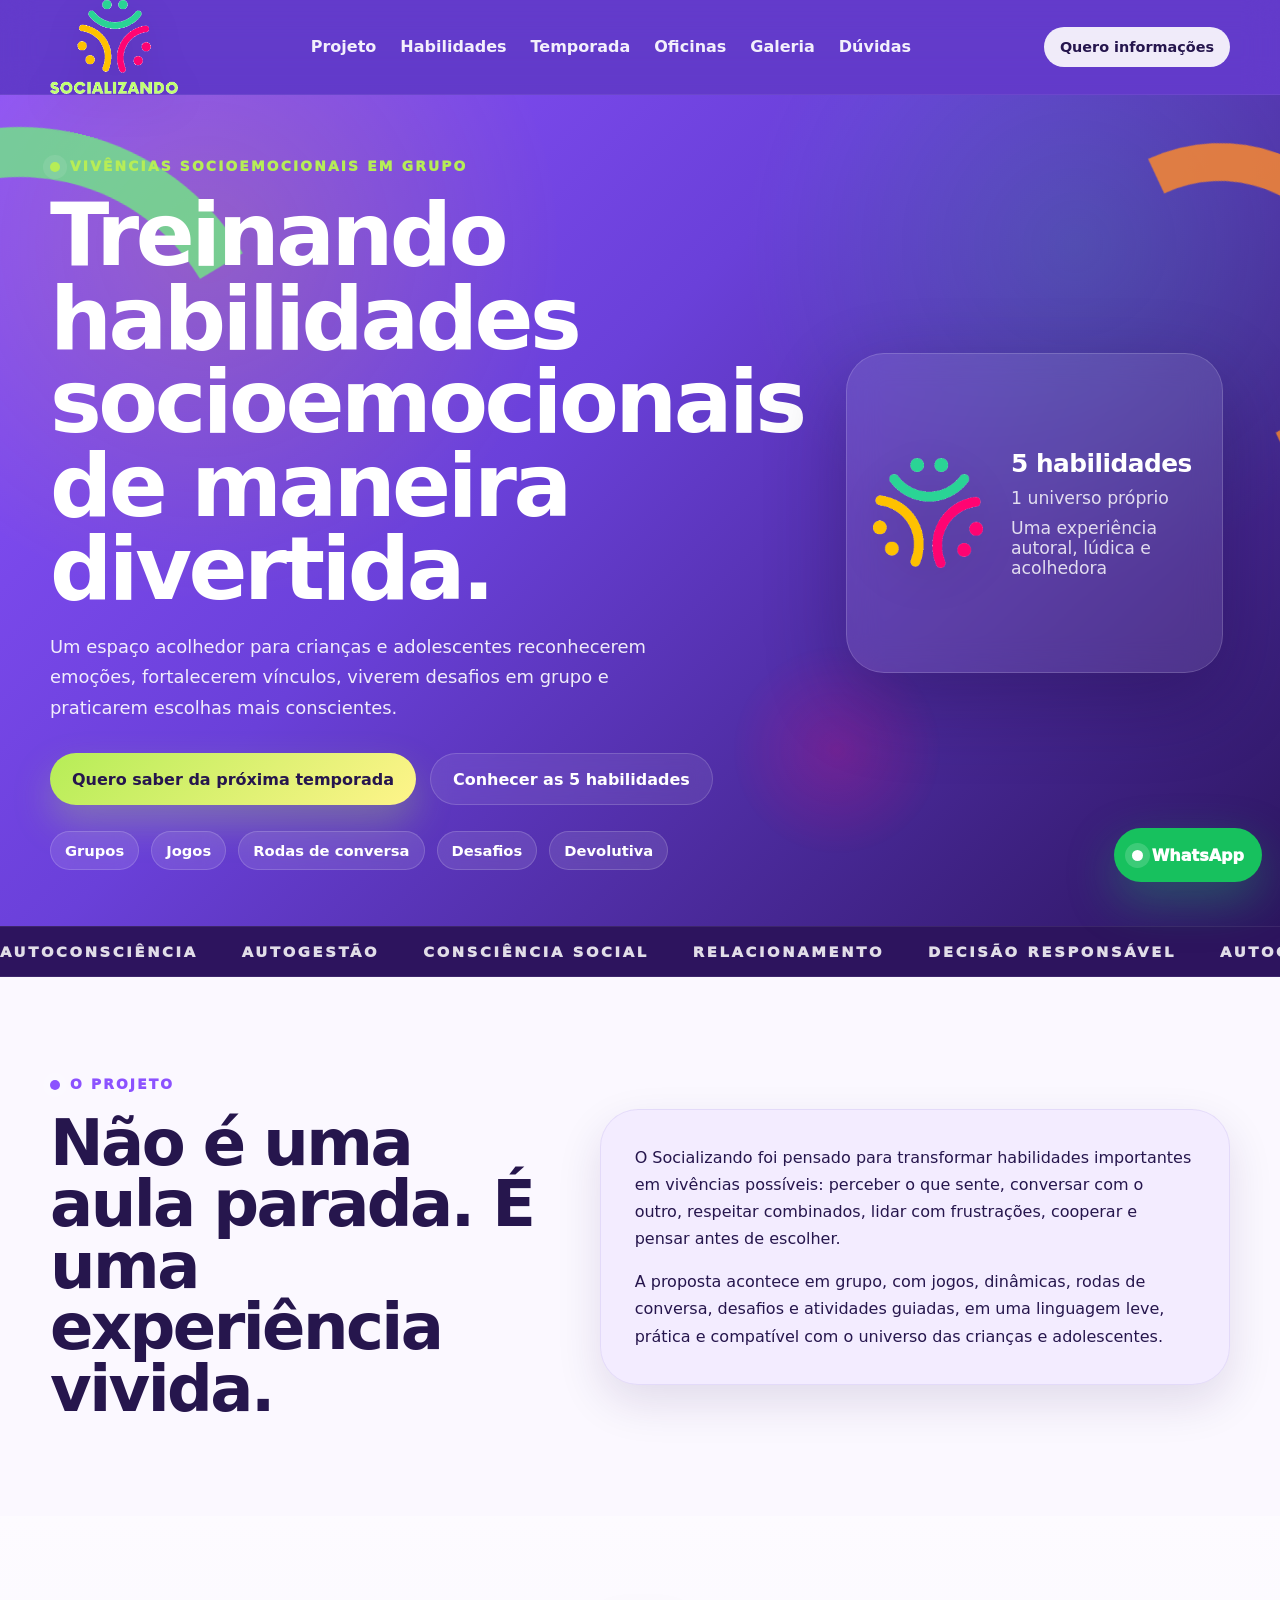
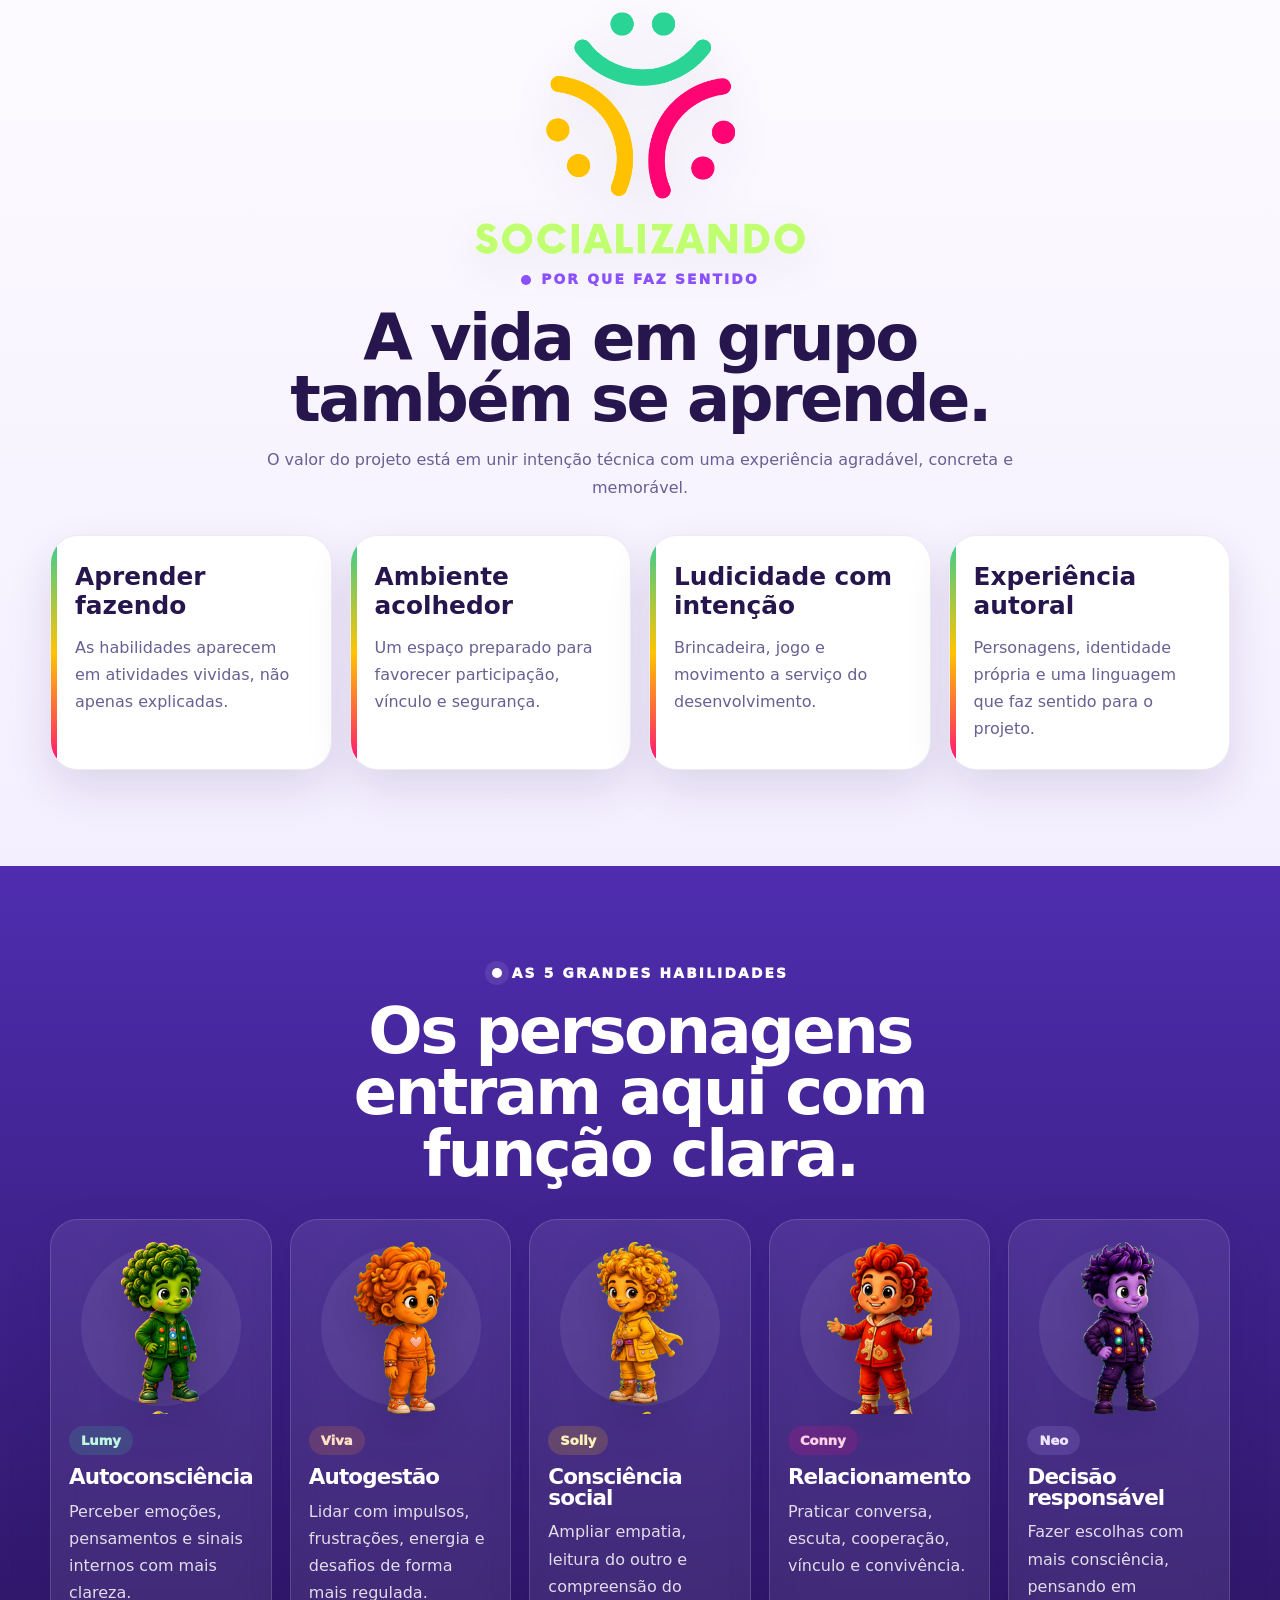
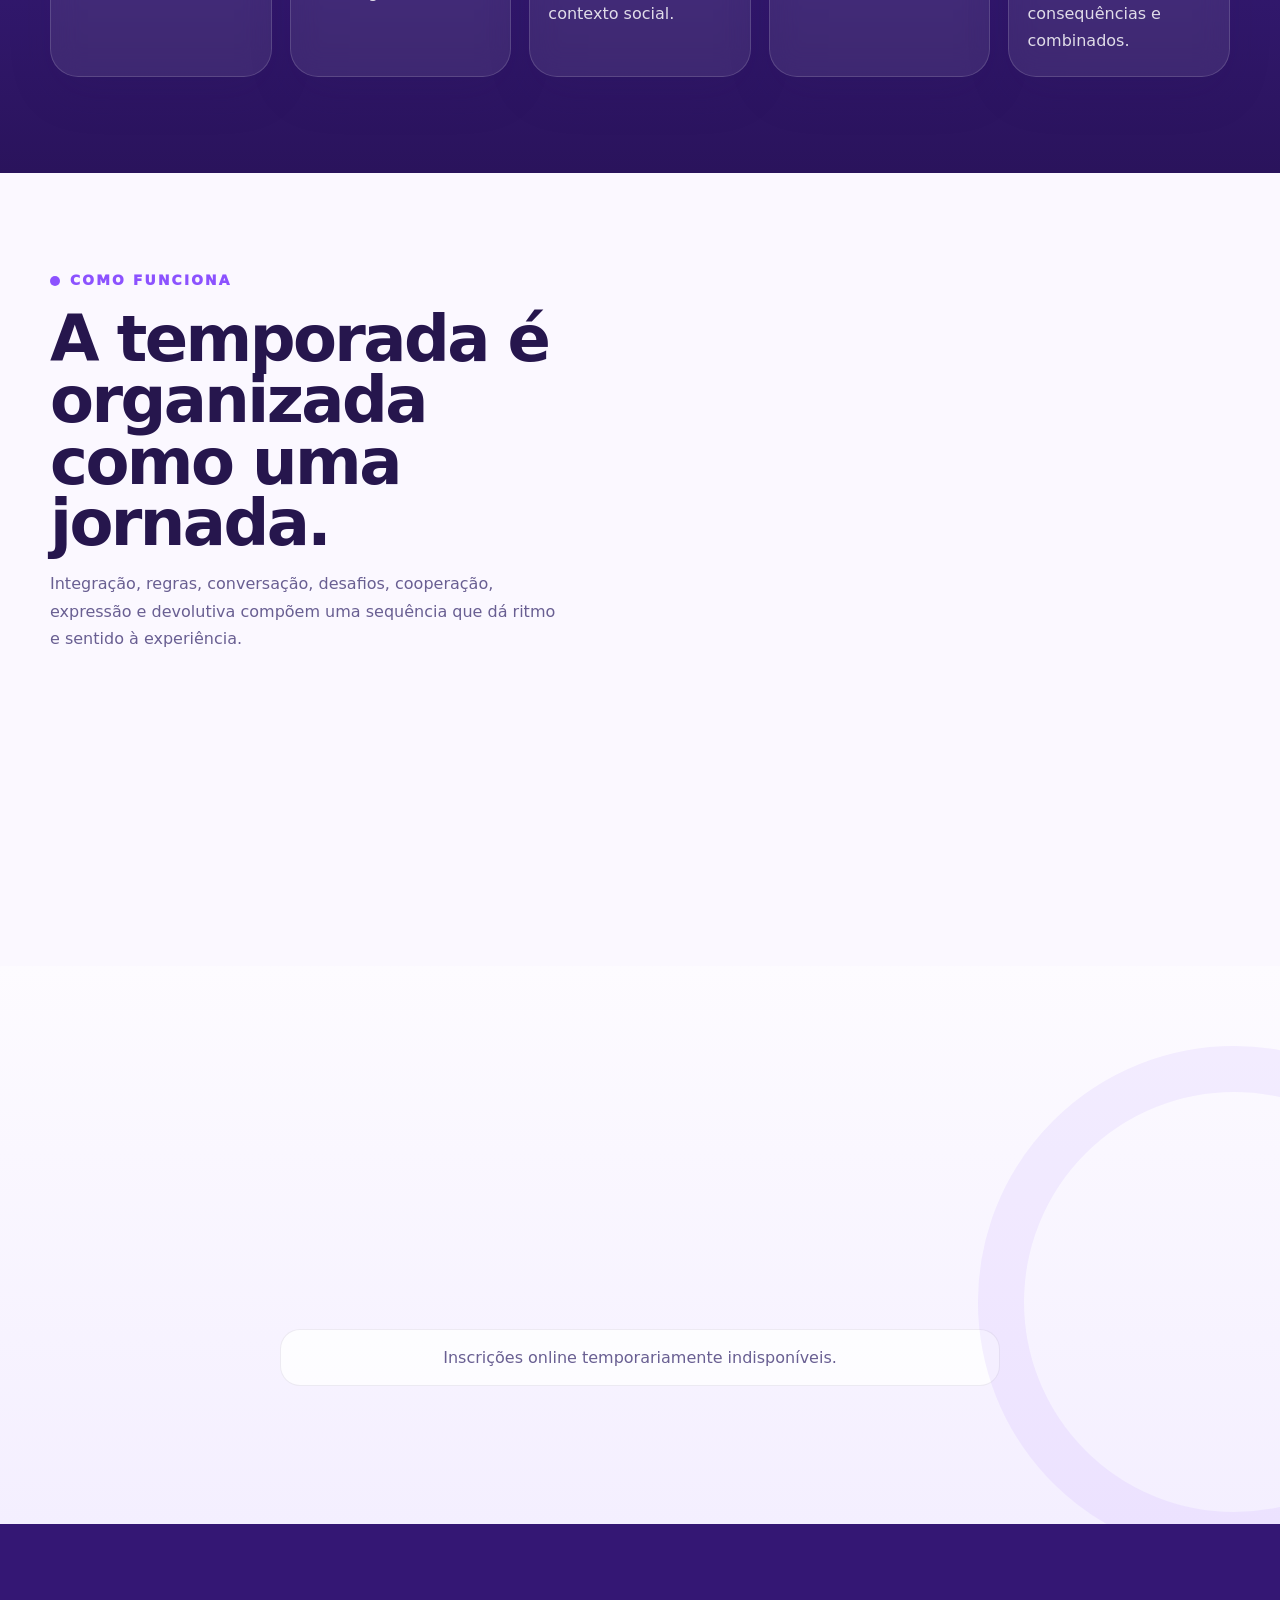
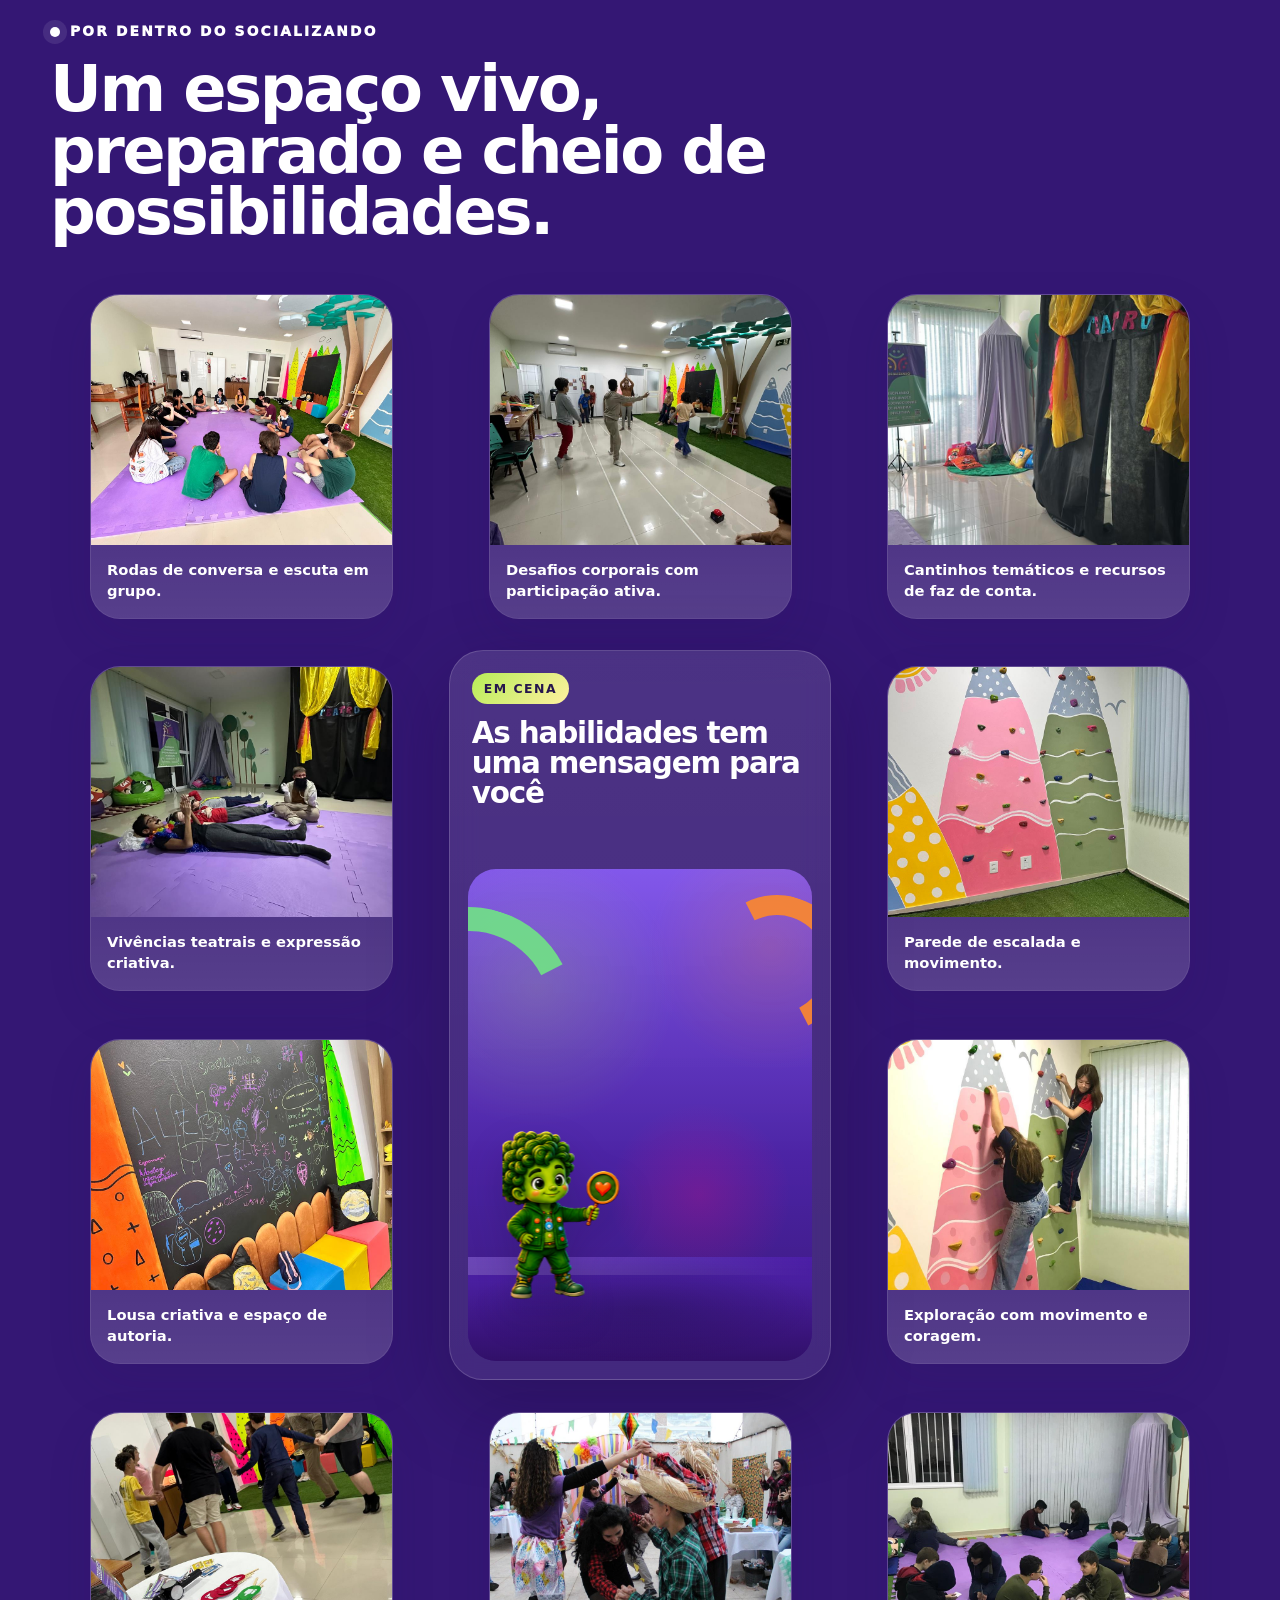
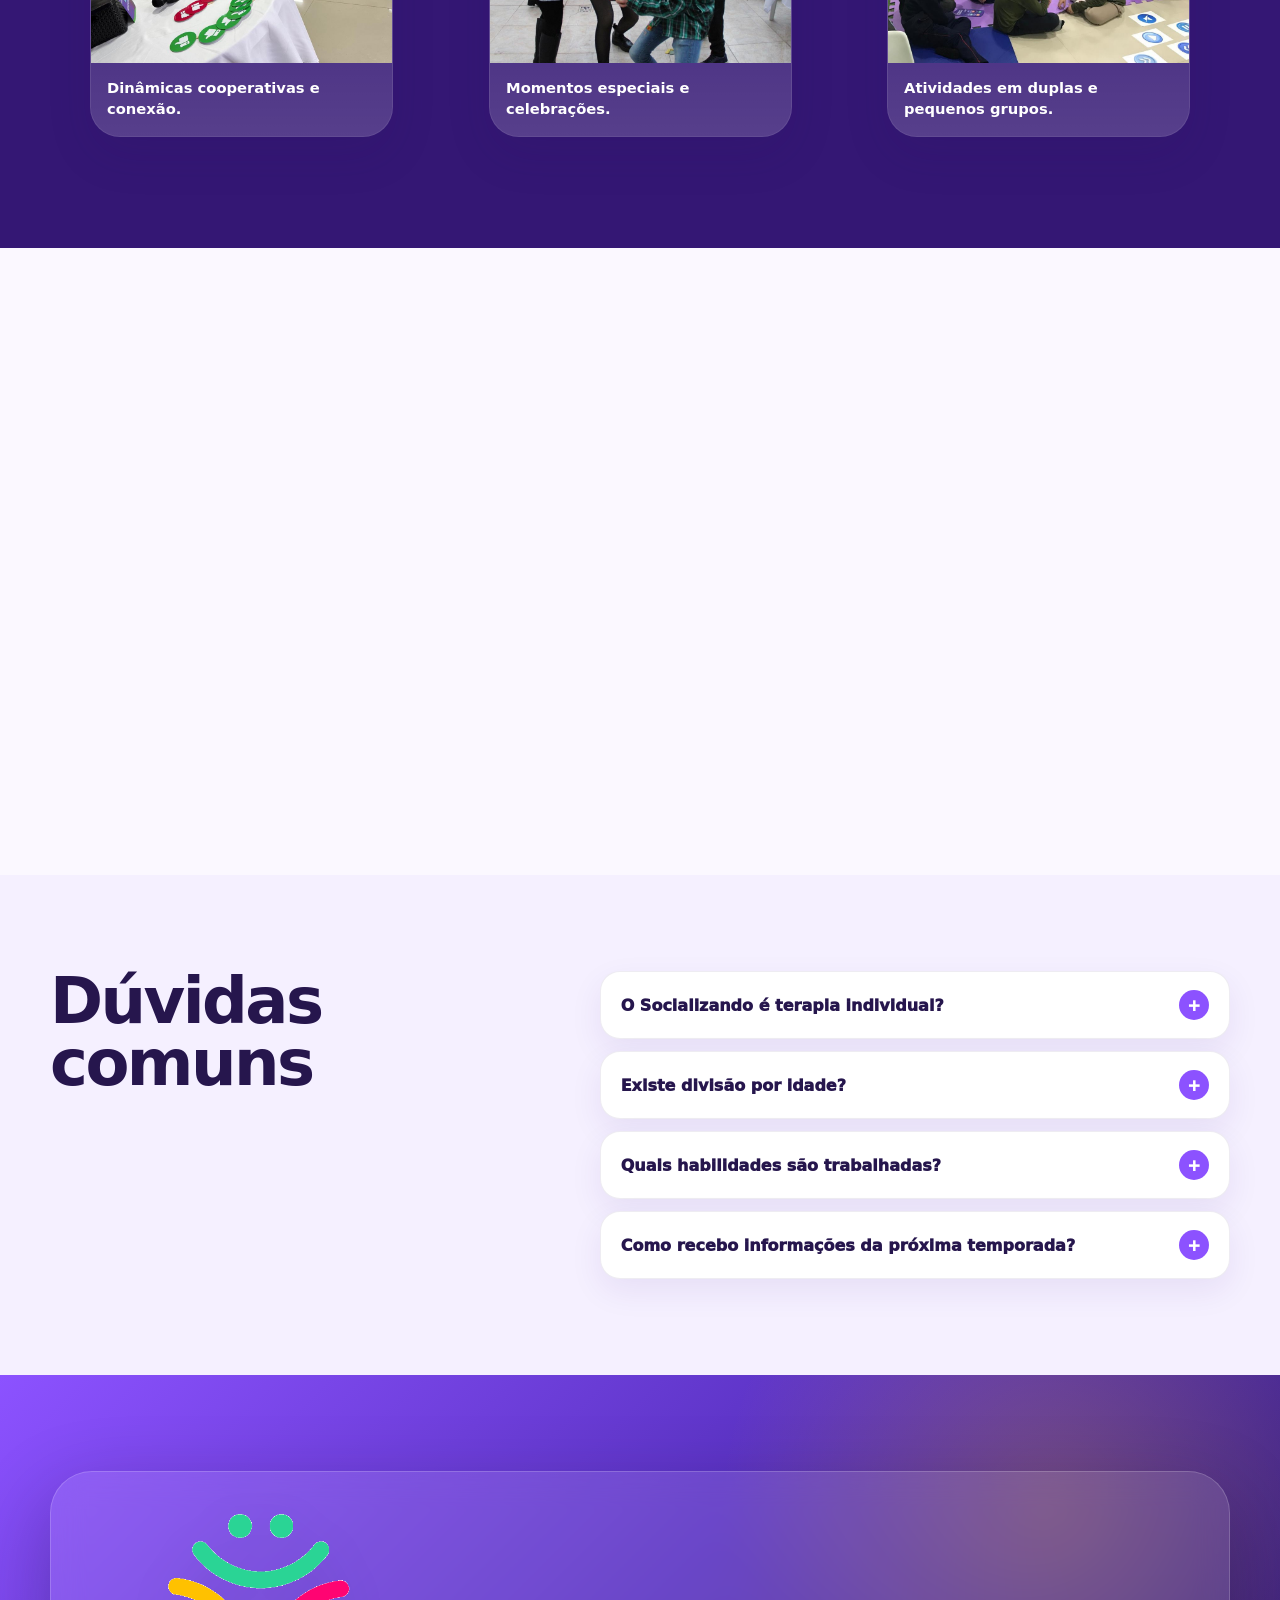
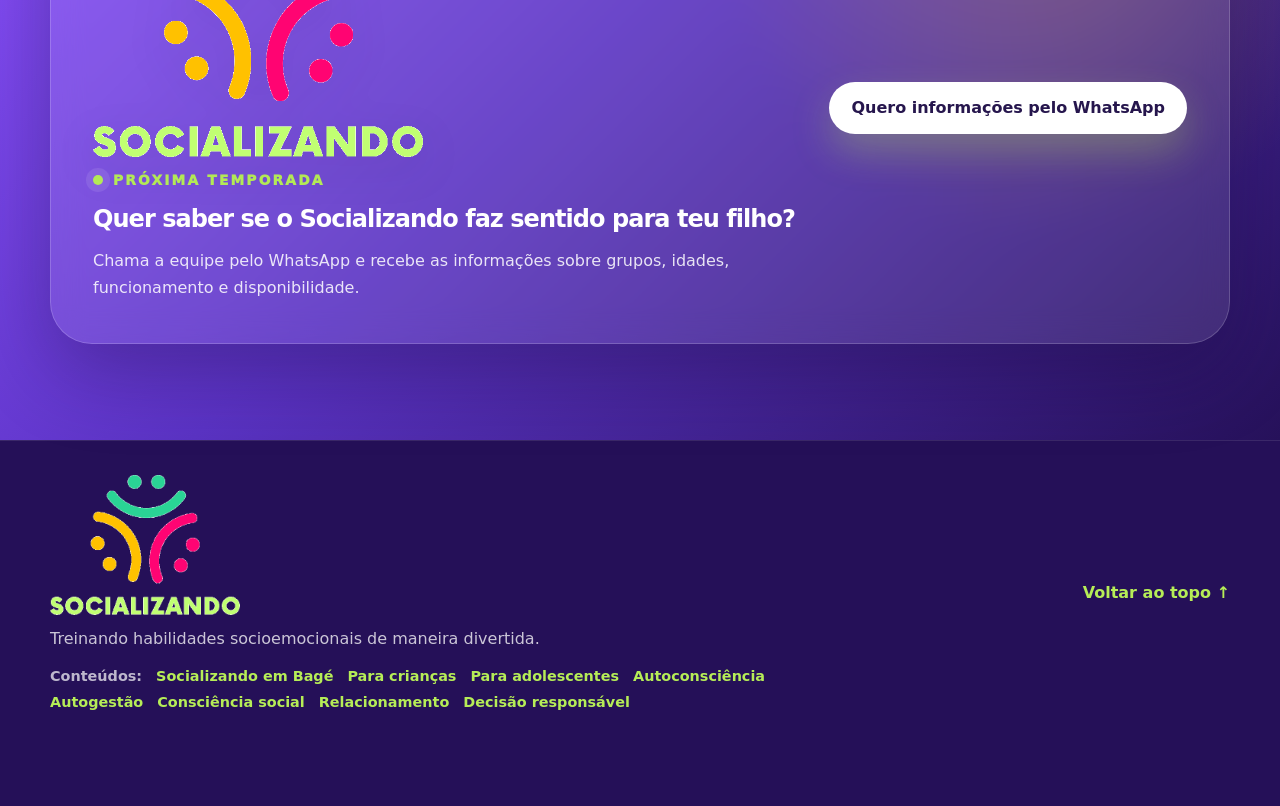
<file: index.html>
<!doctype html>
<html lang="pt-BR">
  <head>
    <meta charset="utf-8" />
    <meta name="viewport" content="width=device-width, initial-scale=1" />
    <title>Socializando em Bagé | Habilidades socioemocionais para crianças e adolescentes</title>
    <meta name="description" content="Socializando em Bagé: grupos para crianças e adolescentes treinarem habilidades socioemocionais com jogos, desafios, rodas de conversa e devolutiva." />
    <meta name="theme-color" content="#8c52ff" />
    <meta name="robots" content="index,follow,max-image-preview:large,max-snippet:-1,max-video-preview:-1" />
    <!-- SEO v4.5.0:start -->
    <link rel="canonical" href="https://www.projetosocializando.com.br/" />
    <link rel="manifest" href="site.webmanifest" />

    <meta name="author" content="Socializando" />
    <meta name="geo.region" content="BR-RS" />
    <meta name="geo.placename" content="Bagé" />
    <meta name="ICBM" content="-31.3314,-54.1069" />

    <meta property="og:locale" content="pt_BR" />
    <meta property="og:type" content="website" />
    <meta property="og:site_name" content="Socializando" />
    <meta property="og:title" content="Socializando em Bagé | Habilidades socioemocionais para crianças e adolescentes" />
    <meta property="og:description" content="Socializando em Bagé: grupos para crianças e adolescentes treinarem habilidades socioemocionais com jogos, desafios, rodas de conversa e devolutiva." />
    <meta property="og:url" content="https://www.projetosocializando.com.br/" />
    <meta property="og:image" content="https://www.projetosocializando.com.br/assets/socializando-og.png" />
    <meta property="og:image:secure_url" content="https://www.projetosocializando.com.br/assets/socializando-og.png" />
    <meta property="og:image:width" content="1200" />
    <meta property="og:image:height" content="630" />
    <meta property="og:image:alt" content="Socializando — habilidades socioemocionais para crianças e adolescentes em Bagé/RS" />

    <meta name="twitter:card" content="summary_large_image" />
    <meta name="twitter:title" content="Socializando em Bagé | Habilidades socioemocionais para crianças e adolescentes" />
    <meta name="twitter:description" content="Socializando em Bagé: grupos para crianças e adolescentes treinarem habilidades socioemocionais com jogos, desafios, rodas de conversa e devolutiva." />
    <meta name="twitter:image" content="https://www.projetosocializando.com.br/assets/socializando-og.png" />
    <!-- SEO v4.5.0:end -->
    <link rel="icon" type="image/svg+xml" href="assets/favicon.svg" />
    <link rel="icon" type="image/png" sizes="32x32" href="assets/favicon-32x32.png" />
    <link rel="icon" type="image/png" sizes="16x16" href="assets/favicon-16x16.png" />
    <link rel="icon" type="image/x-icon" href="assets/favicon.ico" />
    <link rel="apple-touch-icon" sizes="180x180" href="assets/apple-touch-icon.png" />
    <link rel="stylesheet" href="styles.css?v=461" />
    <link rel="stylesheet" href="seo-pages.css?v=451" />

    <script type="application/ld+json">
[
  {
    "@context": "https://schema.org",
    "@type": "LocalBusiness",
    "@id": "https://www.projetosocializando.com.br/#localbusiness",
    "name": "Socializando",
    "url": "https://www.projetosocializando.com.br/",
    "logo": "https://www.projetosocializando.com.br/assets/logo-symbol.png",
    "image": "https://www.projetosocializando.com.br/assets/socializando-og.png",
    "description": "Socializando em Bagé: grupos para crianças e adolescentes treinarem habilidades socioemocionais com jogos, desafios, rodas de conversa e devolutiva.",
    "telephone": "+5553999519569",
    "sameAs": [
      "https://www.instagram.com/socializandotreinandohs/"
    ],
    "address": {
      "@type": "PostalAddress",
      "streetAddress": "General Osório, 1848, sala 102",
      "addressLocality": "Bagé",
      "addressRegion": "RS",
      "addressCountry": "BR"
    },
    "areaServed": {
      "@type": "City",
      "name": "Bagé"
    }
  },
  {
    "@context": "https://schema.org",
    "@type": "WebSite",
    "@id": "https://www.projetosocializando.com.br/#website",
    "name": "Socializando",
    "alternateName": "Socializando — Treinando Habilidades Socioemocionais",
    "url": "https://www.projetosocializando.com.br/",
    "publisher": {
      "@id": "https://www.projetosocializando.com.br/#organization"
    },
    "inLanguage": "pt-BR"
  },
  {
    "@context": "https://schema.org",
    "@type": "WebPage",
    "@id": "https://www.projetosocializando.com.br/#webpage",
    "url": "https://www.projetosocializando.com.br/",
    "name": "Socializando em Bagé | Habilidades socioemocionais para crianças e adolescentes",
    "description": "Socializando em Bagé: grupos para crianças e adolescentes treinarem habilidades socioemocionais com jogos, desafios, rodas de conversa e devolutiva.",
    "isPartOf": {
      "@id": "https://www.projetosocializando.com.br/#website"
    },
    "about": {
      "@id": "https://www.projetosocializando.com.br/#localbusiness"
    },
    "inLanguage": "pt-BR",
    "dateModified": "2026-08-01"
  },
  {
    "@context": "https://schema.org",
    "@type": "FAQPage",
    "@id": "https://www.projetosocializando.com.br/#faq",
    "mainEntity": [
      {
        "@type": "Question",
        "name": "O Socializando é terapia individual?",
        "acceptedAnswer": {
          "@type": "Answer",
          "text": "Não. É uma experiência em grupo com vivências socioemocionais. Quando necessário, a orientação para atendimento individual deve ser feita caso a caso."
        }
      },
      {
        "@type": "Question",
        "name": "Existe divisão por idade?",
        "acceptedAnswer": {
          "@type": "Answer",
          "text": "A composição dos grupos depende da maturidade dos participantes."
        }
      },
      {
        "@type": "Question",
        "name": "Quais habilidades são trabalhadas?",
        "acceptedAnswer": {
          "@type": "Answer",
          "text": "Autoconsciência, autogestão, consciência social, habilidades de relacionamento e tomada de decisão responsável."
        }
      },
      {
        "@type": "Question",
        "name": "Como recebo informações da próxima temporada?",
        "acceptedAnswer": {
          "@type": "Answer",
          "text": "O primeiro passo é chamar a equipe pelo WhatsApp. Os detalhes são passados diretamente no atendimento."
        }
      }
    ]
  }
]
    </script>
    <script src="script.js?v=461" defer></script>
    <script src="oficinas/supabase-config.js?v=461" defer></script>
    <script type="module" src="oficinas/public.js?v=491"></script>
  </head>
  <body>
    <div class="preloader" aria-hidden="true">
      <img src="assets/logo-symbol.png" alt="" />
    </div>

    <div class="progress" aria-hidden="true"></div>
    <a class="skip-link" href="#conteudo">Pular para o conteúdo</a>

    <header class="site-header" data-header>
      <div class="container header-inner">
        <a class="brand" href="#inicio" aria-label="Socializando — início">
          <img src="assets/logo-wordmark.png" alt="Socializando" />
        </a>

        <button class="mobile-nav-toggle" type="button" data-nav-toggle aria-controls="main-nav" aria-expanded="false">
          <span class="mobile-nav-toggle__label">Menu</span>
          <span class="mobile-nav-toggle__icon" aria-hidden="true"><i></i><i></i><i></i></span>
        </button>

        <nav class="main-nav" id="main-nav" aria-label="Navegação principal">
          <a href="#projeto">Projeto</a>
          <a href="#habilidades">Habilidades</a>
          <a href="#temporada">Temporada</a>
          <a href="#oficinas">Oficinas</a>
          <a href="#galeria">Galeria</a>
          <a href="#duvidas">Dúvidas</a>
        </nav>

        <a class="button button--secondary button--small" href="#contato">Quero informações</a>
      </div>
    </header>

    <main id="conteudo">
      <section class="hero" id="inicio">
        <div class="hero__shape hero__shape--green" data-parallax="-0.05" data-base-transform="rotate(14deg)"></div>
        <div class="hero__shape hero__shape--orange" data-parallax="0.04" data-base-transform="rotate(20deg)"></div>
        <div class="hero__shape hero__shape--pink" data-parallax="0.06" data-base-transform="none"></div>

        <div class="container hero__grid">
          <div class="hero__content reveal reveal--immediate">
            <p class="eyebrow">Vivências socioemocionais em grupo</p>
            <h1>Treinando habilidades socioemocionais de maneira divertida.</h1>
            <p class="hero__lead">
              Um espaço acolhedor para crianças e adolescentes reconhecerem emoções,
              fortalecerem vínculos, viverem desafios em grupo e praticarem escolhas mais conscientes.
            </p>

            <div class="hero__actions">
              <a class="button button--primary" href="#contato" data-whatsapp="principal">
                Quero saber da próxima temporada
              </a>
              <a class="button button--ghost" href="#habilidades">
                Conhecer as 5 habilidades
              </a>
            </div>

            <div class="hero__tags" aria-label="Diferenciais do projeto">
              <span>Grupos</span>
              <span>Jogos</span>
              <span>Rodas de conversa</span>
              <span>Desafios</span>
              <span>Devolutiva</span>
            </div>
          </div>

          <div class="hero__visual reveal">
            <div class="hero-card hero-card--info hero-card--info-large tilt-card">
              <img class="hero-card__symbol" src="assets/logo-symbol.png" alt="Símbolo do Socializando" />
              <div class="hero-card__text">
                <strong>5 habilidades</strong>
                <span>1 universo próprio</span>
                <span>Uma experiência autoral, lúdica e acolhedora</span>
              </div>
            </div>
          </div>
        </div>
      </section>

      <section class="ribbon" aria-label="Temas trabalhados">
        <div class="ribbon__track">
          <span>autoconsciência</span>
          <span>autogestão</span>
          <span>consciência social</span>
          <span>relacionamento</span>
          <span>decisão responsável</span>
          <span>autoconsciência</span>
          <span>autogestão</span>
          <span>consciência social</span>
          <span>relacionamento</span>
          <span>decisão responsável</span>
        </div>
      </section>

      <section class="section section--light" id="projeto">
        <div class="container split split--center">
          <div class="section-heading reveal">
            <p class="eyebrow eyebrow--purple">O projeto</p>
            <h2>Não é uma aula parada. É uma experiência vivida.</h2>
          </div>
          <div class="copy-card reveal">
            <p>
              O Socializando foi pensado para transformar habilidades importantes em vivências possíveis:
              perceber o que sente, conversar com o outro, respeitar combinados, lidar com frustrações,
              cooperar e pensar antes de escolher.
            </p>
            <p>
              A proposta acontece em grupo, com jogos, dinâmicas, rodas de conversa, desafios e atividades guiadas,
              em uma linguagem leve, prática e compatível com o universo das crianças e adolescentes.
            </p>
          </div>
        </div>
      </section>

      <section class="section section--soft" aria-labelledby="titulo-diferenciais">
        <div class="container">
          <div class="section-heading section-heading--center reveal">
            <img class="section-heading__logo" src="assets/logo-wordmark-large.png" alt="Socializando" />
            <p class="eyebrow eyebrow--purple">Por que faz sentido</p>
            <h2 id="titulo-diferenciais">A vida em grupo também se aprende.</h2>
            <p>
              O valor do projeto está em unir intenção técnica com uma experiência agradável, concreta e memorável.
            </p>
          </div>

          <div class="highlights-grid">
            <article class="highlight reveal">
              <strong>Aprender fazendo</strong>
              <p>As habilidades aparecem em atividades vividas, não apenas explicadas.</p>
            </article>
            <article class="highlight reveal">
              <strong>Ambiente acolhedor</strong>
              <p>Um espaço preparado para favorecer participação, vínculo e segurança.</p>
            </article>
            <article class="highlight reveal">
              <strong>Ludicidade com intenção</strong>
              <p>Brincadeira, jogo e movimento a serviço do desenvolvimento.</p>
            </article>
            <article class="highlight reveal">
              <strong>Experiência autoral</strong>
              <p>Personagens, identidade própria e uma linguagem que faz sentido para o projeto.</p>
            </article>
          </div>
        </div>
      </section>

      <section class="section section--purple" id="habilidades">
        <div class="container">
          <div class="section-heading section-heading--center reveal">
            <p class="eyebrow">As 5 grandes habilidades</p>
            <h2>Os personagens entram aqui com função clara.</h2>
          </div>

          <div class="skills-grid">
            <article class="skill-card skill-card--lumy reveal">
              <div class="skill-card__figure"><img src="assets/lumy-stand.png" alt="Lumy" /></div>
              <span class="skill-card__label">Lumy</span>
              <h3>Autoconsciência</h3>
              <p>Perceber emoções, pensamentos e sinais internos com mais clareza.</p>
            </article>
            <article class="skill-card skill-card--viva reveal">
              <div class="skill-card__figure"><img src="assets/viva-stand.png" alt="Viva" /></div>
              <span class="skill-card__label">Viva</span>
              <h3>Autogestão</h3>
              <p>Lidar com impulsos, frustrações, energia e desafios de forma mais regulada.</p>
            </article>
            <article class="skill-card skill-card--solly reveal">
              <div class="skill-card__figure"><img src="assets/solly-stand.png" alt="Solly" /></div>
              <span class="skill-card__label">Solly</span>
              <h3>Consciência social</h3>
              <p>Ampliar empatia, leitura do outro e compreensão do contexto social.</p>
            </article>
            <article class="skill-card skill-card--conny reveal">
              <div class="skill-card__figure"><img src="assets/conny-stand.png" alt="Conny" /></div>
              <span class="skill-card__label">Conny</span>
              <h3>Relacionamento</h3>
              <p>Praticar conversa, escuta, cooperação, vínculo e convivência.</p>
            </article>
            <article class="skill-card skill-card--neo reveal">
              <div class="skill-card__figure"><img src="assets/neo-stand.png" alt="Neo" /></div>
              <span class="skill-card__label">Neo</span>
              <h3>Decisão responsável</h3>
              <p>Fazer escolhas com mais consciência, pensando em consequências e combinados.</p>
            </article>
          </div>
        </div>
      </section>

      <section class="section section--light" id="temporada">
        <div class="container split">
          <div class="section-heading reveal sticky">
            <p class="eyebrow eyebrow--purple">Como funciona</p>
            <h2>A temporada é organizada como uma jornada.</h2>
            <p>
              Integração, regras, conversação, desafios, cooperação, expressão e devolutiva compõem uma sequência que dá ritmo e sentido à experiência.
            </p>
          </div>

          <div class="timeline reveal">
            <article class="timeline__item">
              <span>fase 01</span>
              <strong>Entrar no grupo</strong>
              <p>Quebra-gelo, pertencimento, apresentação e combinados.</p>
            </article>
            <article class="timeline__item">
              <span>fase 02</span>
              <strong>Viver situações</strong>
              <p>Dinâmicas, jogos e experiências que colocam as habilidades em movimento.</p>
            </article>
            <article class="timeline__item">
              <span>fase 03</span>
              <strong>Treinar repertório</strong>
              <p>Conversação, autorregulação, cooperação, empatia e tomada de decisão.</p>
            </article>
            <article class="timeline__item">
              <span>fase 04</span>
              <strong>Levar para a vida</strong>
              <p>Integração das vivências e devolutiva aos responsáveis.</p>
            </article>
          </div>
        </div>
      </section>

      <section class="section section--soft workshops-section" id="oficinas">
        <div class="container">
          <div class="section-heading section-heading--center reveal">
            <p class="eyebrow eyebrow--purple">Oficinas abertas</p>
            <h2>Experiências especiais do Socializando.</h2>
            <p>
              Escolha a oficina e a turma disponível. A vaga é confirmada após a conferência do pagamento via Pix.
            </p>
          </div>

          <div class="workshops-status" data-workshops-status>
            Consultando oficinas e vagas...
          </div>

          <div class="workshops-grid" data-workshops-grid></div>
        </div>
      </section>

      <section class="section section--gallery" id="galeria">
        <div class="container">
          <div class="section-heading reveal">
            <p class="eyebrow">Por dentro do Socializando</p>
            <h2>Um espaço vivo, preparado e cheio de possibilidades.</h2>
          </div>

          <div class="gallery-showcase">
            <figure class="gallery-item gallery-item--photo reveal tilt-card">
              <img src="assets/gallery-01-circulo.jpg" alt="Roda de conversa em grupo no espaço do Socializando" />
              <figcaption>Rodas de conversa e escuta em grupo.</figcaption>
            </figure>
            <figure class="gallery-item gallery-item--photo reveal tilt-card">
              <img src="assets/gallery-02-dinamica-pista.jpg" alt="Dinâmica com pistas e movimento no Socializando" />
              <figcaption>Desafios corporais com participação ativa.</figcaption>
            </figure>
            <figure class="gallery-item gallery-item--photo reveal tilt-card">
              <img src="assets/gallery-03-cenario-teatro.jpg" alt="Cantinho temático com cenário de teatro no Socializando" />
              <figcaption>Cantinhos temáticos e recursos de faz de conta.</figcaption>
            </figure>
            <figure class="gallery-item gallery-item--photo reveal tilt-card">
              <img src="assets/gallery-04-vivencia-teatro.jpg" alt="Vivência teatral no espaço do Socializando" />
              <figcaption>Vivências teatrais e expressão criativa.</figcaption>
            </figure>

            <div class="gallery-stage reveal" aria-labelledby="titulo-palco-personagens">
              <div class="gallery-stage__top">
                <span class="gallery-stage__eyebrow">Em cena</span>
                <h3 id="titulo-palco-personagens">As habilidades tem uma mensagem para você</h3>
                <p aria-hidden="true">&nbsp;</p>
              </div>

              <div class="gallery-stage__arena" data-stage>
                <div class="gallery-stage__decor gallery-stage__decor--green" aria-hidden="true"></div>
                <div class="gallery-stage__decor gallery-stage__decor--orange" aria-hidden="true"></div>
                <div class="gallery-stage__decor gallery-stage__decor--pink" aria-hidden="true"></div>
                <div class="gallery-stage__bubble" data-stage-bubble aria-live="polite">
                  <span class="gallery-stage__skill" data-stage-skill>Autoconsciência</span>
                  <strong data-stage-name>Lumy</strong>
                  <p data-stage-message>O que eu estou sentindo agora?</p>
                </div>
                <div class="gallery-stage__ground" aria-hidden="true"></div>
                <img
                  class="gallery-stage__character"
                  data-stage-character
                  src="assets/anim/lumy-stand.png"
                  alt="Lumy, personagem do Socializando"
                />
              </div>
            </div>

            <figure class="gallery-item gallery-item--photo reveal tilt-card">
              <img src="assets/gallery-05-parede-escalada.jpg" alt="Parede de escalada do espaço do Socializando" />
              <figcaption>Parede de escalada e movimento.</figcaption>
            </figure>
            <figure class="gallery-item gallery-item--photo reveal tilt-card">
              <img src="assets/gallery-06-lousa-criativa.jpg" alt="Lousa criativa com desenhos feitos pelos participantes" />
              <figcaption>Lousa criativa e espaço de autoria.</figcaption>
            </figure>
            <figure class="gallery-item gallery-item--photo reveal tilt-card">
              <img src="assets/gallery-07-escalada-atividade.jpg" alt="Atividade de escalada com crianças no Socializando" />
              <figcaption>Exploração com movimento e coragem.</figcaption>
            </figure>
            <figure class="gallery-item gallery-item--photo reveal tilt-card">
              <img src="assets/gallery-08-roda-cooperacao.jpg" alt="Dinâmica de cooperação em roda no Socializando" />
              <figcaption>Dinâmicas cooperativas e conexão.</figcaption>
            </figure>
            <figure class="gallery-item gallery-item--photo reveal tilt-card">
              <img src="assets/gallery-09-festa-junina.jpg" alt="Momento de celebração e dança em atividade temática" />
              <figcaption>Momentos especiais e celebrações.</figcaption>
            </figure>
            <figure class="gallery-item gallery-item--photo reveal tilt-card">
              <img src="assets/gallery-10-duplas-grupos.jpg" alt="Atividade em duplas e pequenos grupos no Socializando" />
              <figcaption>Atividades em duplas e pequenos grupos.</figcaption>
            </figure>
          </div>
        </div>
      </section>

      <section class="section section--light">
        <div class="container split split--center">
          <div class="team-photo reveal tilt-card">
            <img src="assets/equipe-socializando.jpg" alt="Equipe do projeto Socializando" />
          </div>
          <div class="section-heading reveal">
            <p class="eyebrow eyebrow--purple">Equipe</p>
            <h2>Condução humana, presença e intenção.</h2>
            <p>
              O projeto se sustenta em uma equipe que acolhe, organiza, orienta e acompanha as vivências em grupo com sensibilidade e propósito.
            </p>
            <div class="name-tags" aria-label="Equipe citada na proposta">
              <span>Catiéli Malaguez</span>
              <span>Milena Leal</span>
              <span>Carol Martins</span>
              <span>Gabrielle Malaguez</span>
              <span>Liara Mattos</span>
              <span>Tania Marques</span>
              <span>Valéria Borba</span>
            </div>
          </div>
        </div>
      </section>

      <section class="section section--faq" id="duvidas">
        <div class="container split">
          <div class="section-heading reveal">
            <h2>Dúvidas comuns</h2>
          </div>

          <div class="faq reveal">
            <details>
              <summary>O Socializando é terapia individual?</summary>
              <p>Não. É uma experiência em grupo com vivências socioemocionais. Quando necessário, a orientação para atendimento individual deve ser feita caso a caso.</p>
            </details>
            <details>
              <summary>Existe divisão por idade?</summary>
              <p>A composição dos grupos depende da maturidade dos participantes.</p>
            </details>
            <details>
              <summary>Quais habilidades são trabalhadas?</summary>
              <p>Autoconsciência, autogestão, consciência social, habilidades de relacionamento e tomada de decisão responsável.</p>
            </details>
            <details>
              <summary>Como recebo informações da próxima temporada?</summary>
              <p>O primeiro passo é chamar a equipe pelo WhatsApp. Os detalhes são passados diretamente no atendimento.</p>
            </details>
          </div>
        </div>
      </section>

      <section class="cta" id="contato">
        <div class="container cta__box reveal">
          <div class="cta__content">
            <img class="cta__logo" src="assets/logo-wordmark-large.png" alt="Socializando" />
            <p class="eyebrow">Próxima temporada</p>
            <h2>Quer saber se o Socializando faz sentido para teu filho?</h2>
            <p>
              Chama a equipe pelo WhatsApp e recebe as informações sobre grupos, idades, funcionamento e disponibilidade.
            </p>
          </div>
          <a class="button button--primary button--white" href="#" data-whatsapp="principal">
            Quero informações pelo WhatsApp
          </a>
        </div>
      </section>
    </main>

    <footer class="site-footer">
      <div class="container footer-inner">
        <div>
          <img class="footer-logo" src="assets/logo-wordmark.png" alt="Socializando" />
          <p>Treinando habilidades socioemocionais de maneira divertida.</p>
          <nav class="footer-links" aria-label="Conteúdos de apoio">
            <span>Conteúdos:</span>
            <a href="socializando-bage/">Socializando em Bagé</a>
            <a href="habilidades-socioemocionais-para-criancas/">Para crianças</a>
            <a href="habilidades-socioemocionais-para-adolescentes/">Para adolescentes</a>
            <a href="autoconsciencia/">Autoconsciência</a>
            <a href="autogestao/">Autogestão</a>
            <a href="consciencia-social/">Consciência social</a>
            <a href="habilidades-de-relacionamento/">Relacionamento</a>
            <a href="tomada-de-decisao-responsavel/">Decisão responsável</a>
          </nav>
        </div>
        <a href="#inicio">Voltar ao topo ↑</a>
      </div>
    </footer>

    <a class="whatsapp-float" href="#" data-whatsapp="principal" aria-label="Falar pelo WhatsApp">WhatsApp</a>
  </body>
</html>
</file>
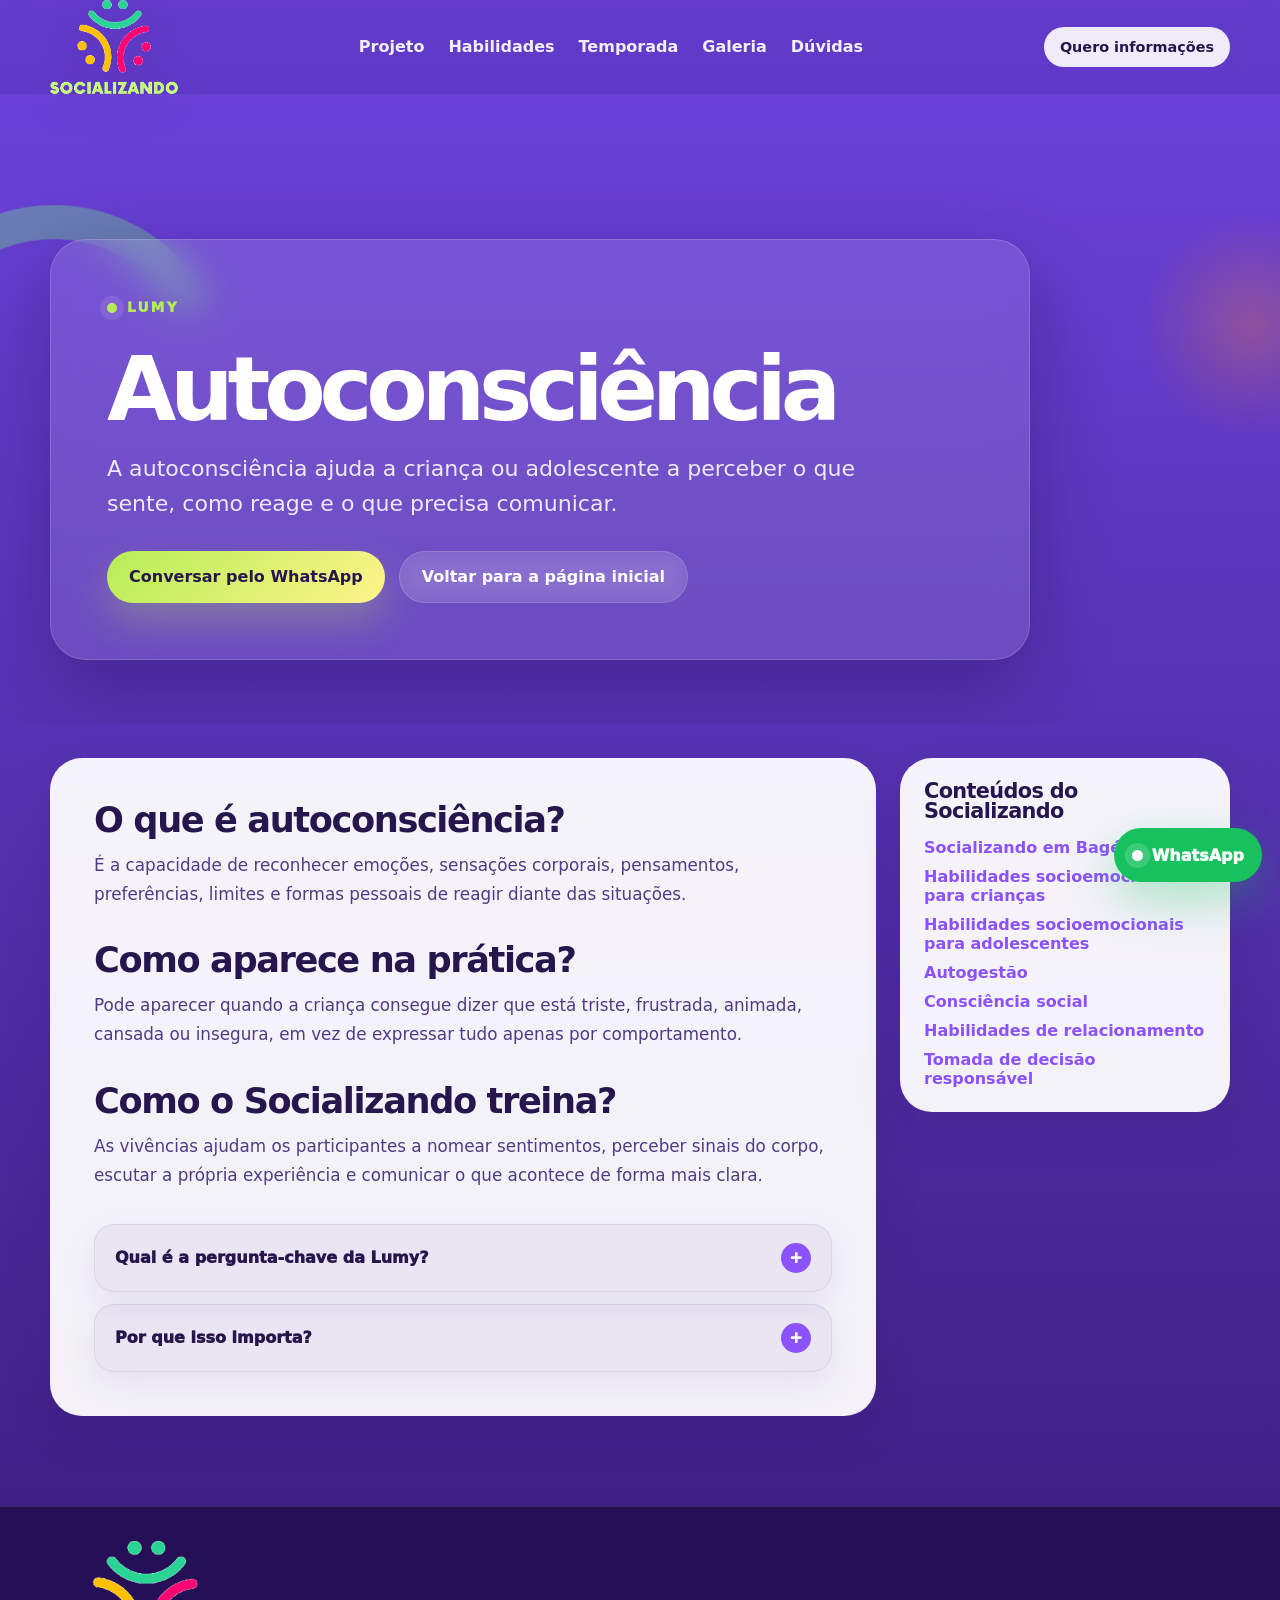
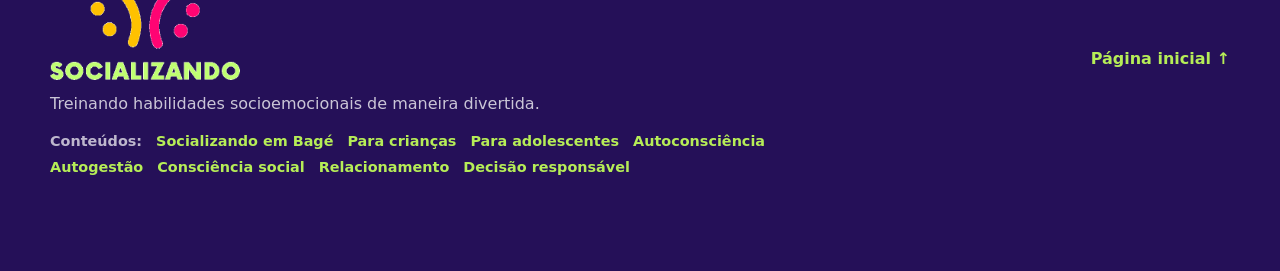
<file: autoconsciencia/index.html>
<!doctype html>
<html lang="pt-BR">
  <head>
    <meta charset="utf-8" />
    <meta name="viewport" content="width=device-width, initial-scale=1" />
    <title>Autoconsciência infantil | Lumy no Socializando</title>
    <meta name="description" content="Autoconsciência é a habilidade de reconhecer emoções, sensações, pensamentos e formas de reagir. No Socializando, ela é representada por Lumy." />
    <meta name="theme-color" content="#8c52ff" />
    <meta name="robots" content="index,follow,max-image-preview:large,max-snippet:-1,max-video-preview:-1" />
    <link rel="canonical" href="https://www.projetosocializando.com.br/autoconsciencia/" />

    <meta property="og:locale" content="pt_BR" />
    <meta property="og:type" content="article" />
    <meta property="og:site_name" content="Socializando" />
    <meta property="og:title" content="Autoconsciência infantil | Lumy no Socializando" />
    <meta property="og:description" content="Autoconsciência é a habilidade de reconhecer emoções, sensações, pensamentos e formas de reagir. No Socializando, ela é representada por Lumy." />
    <meta property="og:url" content="https://www.projetosocializando.com.br/autoconsciencia/" />
    <meta property="og:image" content="https://www.projetosocializando.com.br/assets/socializando-og.png" />
    <meta property="og:image:width" content="1200" />
    <meta property="og:image:height" content="630" />

    <meta name="twitter:card" content="summary_large_image" />
    <meta name="twitter:title" content="Autoconsciência infantil | Lumy no Socializando" />
    <meta name="twitter:description" content="Autoconsciência é a habilidade de reconhecer emoções, sensações, pensamentos e formas de reagir. No Socializando, ela é representada por Lumy." />
    <meta name="twitter:image" content="https://www.projetosocializando.com.br/assets/socializando-og.png" />

    <link rel="icon" type="image/svg+xml" href="../assets/favicon.svg" />
    <link rel="icon" type="image/png" sizes="32x32" href="../assets/favicon-32x32.png" />
    <link rel="icon" type="image/png" sizes="16x16" href="../assets/favicon-16x16.png" />
    <link rel="icon" type="image/x-icon" href="../assets/favicon.ico" />
    <link rel="apple-touch-icon" sizes="180x180" href="../assets/apple-touch-icon.png" />
    <link rel="manifest" href="../site.webmanifest" />

    <link rel="stylesheet" href="../styles.css?v=4" />
    <link rel="stylesheet" href="../seo-pages.css?v=451" />

    <script type="application/ld+json">
[
  {
    "@context": "https://schema.org",
    "@type": "LocalBusiness",
    "@id": "https://www.projetosocializando.com.br/#localbusiness",
    "name": "Socializando",
    "url": "https://www.projetosocializando.com.br/",
    "image": "https://www.projetosocializando.com.br/assets/socializando-og.png",
    "logo": "https://www.projetosocializando.com.br/assets/logo-symbol.png",
    "description": "Vivências em grupo para crianças e adolescentes treinarem habilidades socioemocionais de maneira divertida, prática e acolhedora.",
    "telephone": "+5553999519569",
    "address": {
      "@type": "PostalAddress",
      "streetAddress": "General Osório, 1848, sala 102",
      "addressLocality": "Bagé",
      "addressRegion": "RS",
      "addressCountry": "BR"
    },
    "areaServed": {
      "@type": "City",
      "name": "Bagé"
    },
    "sameAs": [
      "https://www.instagram.com/socializandotreinandohs/"
    ]
  },
  {
    "@context": "https://schema.org",
    "@type": "WebPage",
    "@id": "https://www.projetosocializando.com.br/autoconsciencia/#webpage",
    "url": "https://www.projetosocializando.com.br/autoconsciencia/",
    "name": "Autoconsciência infantil | Lumy no Socializando",
    "description": "Autoconsciência é a habilidade de reconhecer emoções, sensações, pensamentos e formas de reagir. No Socializando, ela é representada por Lumy.",
    "isPartOf": {
      "@id": "https://www.projetosocializando.com.br/#website"
    },
    "about": {
      "@id": "https://www.projetosocializando.com.br/#localbusiness"
    },
    "inLanguage": "pt-BR",
    "dateModified": "2026-08-01"
  },
  {
    "@context": "https://schema.org",
    "@type": "BreadcrumbList",
    "itemListElement": [
      {
        "@type": "ListItem",
        "position": 1,
        "name": "Início",
        "item": "https://www.projetosocializando.com.br/"
      },
      {
        "@type": "ListItem",
        "position": 2,
        "name": "Autoconsciência",
        "item": "https://www.projetosocializando.com.br/autoconsciencia/"
      }
    ]
  },
  {
    "@context": "https://schema.org",
    "@type": "FAQPage",
    "mainEntity": [
      {
        "@type": "Question",
        "name": "Qual é a pergunta-chave da Lumy?",
        "acceptedAnswer": {
          "@type": "Answer",
          "text": "O que eu estou sentindo agora?"
        }
      },
      {
        "@type": "Question",
        "name": "Por que isso importa?",
        "acceptedAnswer": {
          "@type": "Answer",
          "text": "Porque reconhecer o que se sente é um passo importante para escolher como agir."
        }
      }
    ]
  }
]
    </script>
    <script src="../script.js?v=4" defer></script>
  </head>
  <body>
    <div class="progress" aria-hidden="true"></div>
    <a class="skip-link" href="#conteudo">Pular para o conteúdo</a>

    <header class="site-header" data-header>
      <div class="container header-inner">
        <a class="brand" href="../" aria-label="Socializando — início">
          <img src="../assets/logo-wordmark.png" alt="Socializando" />
        </a>

        <nav class="main-nav" aria-label="Navegação principal">
          <a href="../#projeto">Projeto</a>
          <a href="../#habilidades">Habilidades</a>
          <a href="../#temporada">Temporada</a>
          <a href="../#galeria">Galeria</a>
          <a href="../#duvidas">Dúvidas</a>
        </nav>

        <a class="button button--secondary button--small" href="#" data-whatsapp="principal">Quero informações</a>
      </div>
    </header>

    <main id="conteudo">
      <section class="seo-hero">
        <div class="container">
          <div class="seo-hero__card reveal reveal--immediate">
            <p class="eyebrow">Lumy</p>
            <h1>Autoconsciência</h1>
            <p class="seo-hero__lead">A autoconsciência ajuda a criança ou adolescente a perceber o que sente, como reage e o que precisa comunicar.</p>
            <div class="hero__actions">
              <a class="button button--primary" href="#" data-whatsapp="principal">Conversar pelo WhatsApp</a>
              <a class="button button--ghost" href="../">Voltar para a página inicial</a>
            </div>
          </div>
        </div>
      </section>

      <section class="seo-content">
        <div class="container seo-content__grid">
          <article class="seo-article reveal">
              <section>
                <h2>O que é autoconsciência?</h2>
                <p>É a capacidade de reconhecer emoções, sensações corporais, pensamentos, preferências, limites e formas pessoais de reagir diante das situações.</p>
              </section>
              <section>
                <h2>Como aparece na prática?</h2>
                <p>Pode aparecer quando a criança consegue dizer que está triste, frustrada, animada, cansada ou insegura, em vez de expressar tudo apenas por comportamento.</p>
              </section>
              <section>
                <h2>Como o Socializando treina?</h2>
                <p>As vivências ajudam os participantes a nomear sentimentos, perceber sinais do corpo, escutar a própria experiência e comunicar o que acontece de forma mais clara.</p>
              </section>

            <div class="faq seo-faq">
                <details>
                  <summary>Qual é a pergunta-chave da Lumy?</summary>
                  <p>O que eu estou sentindo agora?</p>
                </details>
                <details>
                  <summary>Por que isso importa?</summary>
                  <p>Porque reconhecer o que se sente é um passo importante para escolher como agir.</p>
                </details>
            </div>
          </article>

          <aside class="seo-aside reveal" aria-label="Conteúdos relacionados">
            <h2>Conteúdos do Socializando</h2>
            <ul>
                <li><a href="../socializando-bage/">Socializando em Bagé</a></li>
                <li><a href="../habilidades-socioemocionais-para-criancas/">Habilidades socioemocionais para crianças</a></li>
                <li><a href="../habilidades-socioemocionais-para-adolescentes/">Habilidades socioemocionais para adolescentes</a></li>
                <li><a href="../autogestao/">Autogestão</a></li>
                <li><a href="../consciencia-social/">Consciência social</a></li>
                <li><a href="../habilidades-de-relacionamento/">Habilidades de relacionamento</a></li>
                <li><a href="../tomada-de-decisao-responsavel/">Tomada de decisão responsável</a></li>
            </ul>
          </aside>
        </div>
      </section>
    </main>

    <footer class="site-footer">
      <div class="container footer-inner">
        <div>
          <img class="footer-logo" src="../assets/logo-wordmark.png" alt="Socializando" />
          <p>Treinando habilidades socioemocionais de maneira divertida.</p>
          <nav class="footer-links" aria-label="Conteúdos de apoio">
            <span>Conteúdos:</span>
            <a href="../socializando-bage/">Socializando em Bagé</a>
            <a href="../habilidades-socioemocionais-para-criancas/">Para crianças</a>
            <a href="../habilidades-socioemocionais-para-adolescentes/">Para adolescentes</a>
            <a href="../autoconsciencia/">Autoconsciência</a>
            <a href="../autogestao/">Autogestão</a>
            <a href="../consciencia-social/">Consciência social</a>
            <a href="../habilidades-de-relacionamento/">Relacionamento</a>
            <a href="../tomada-de-decisao-responsavel/">Decisão responsável</a>
          </nav>
        </div>
        <a href="../">Página inicial ↑</a>
      </div>
    </footer>

    <a class="whatsapp-float" href="#" data-whatsapp="principal" aria-label="Falar pelo WhatsApp">WhatsApp</a>
  </body>
</html>
</file>
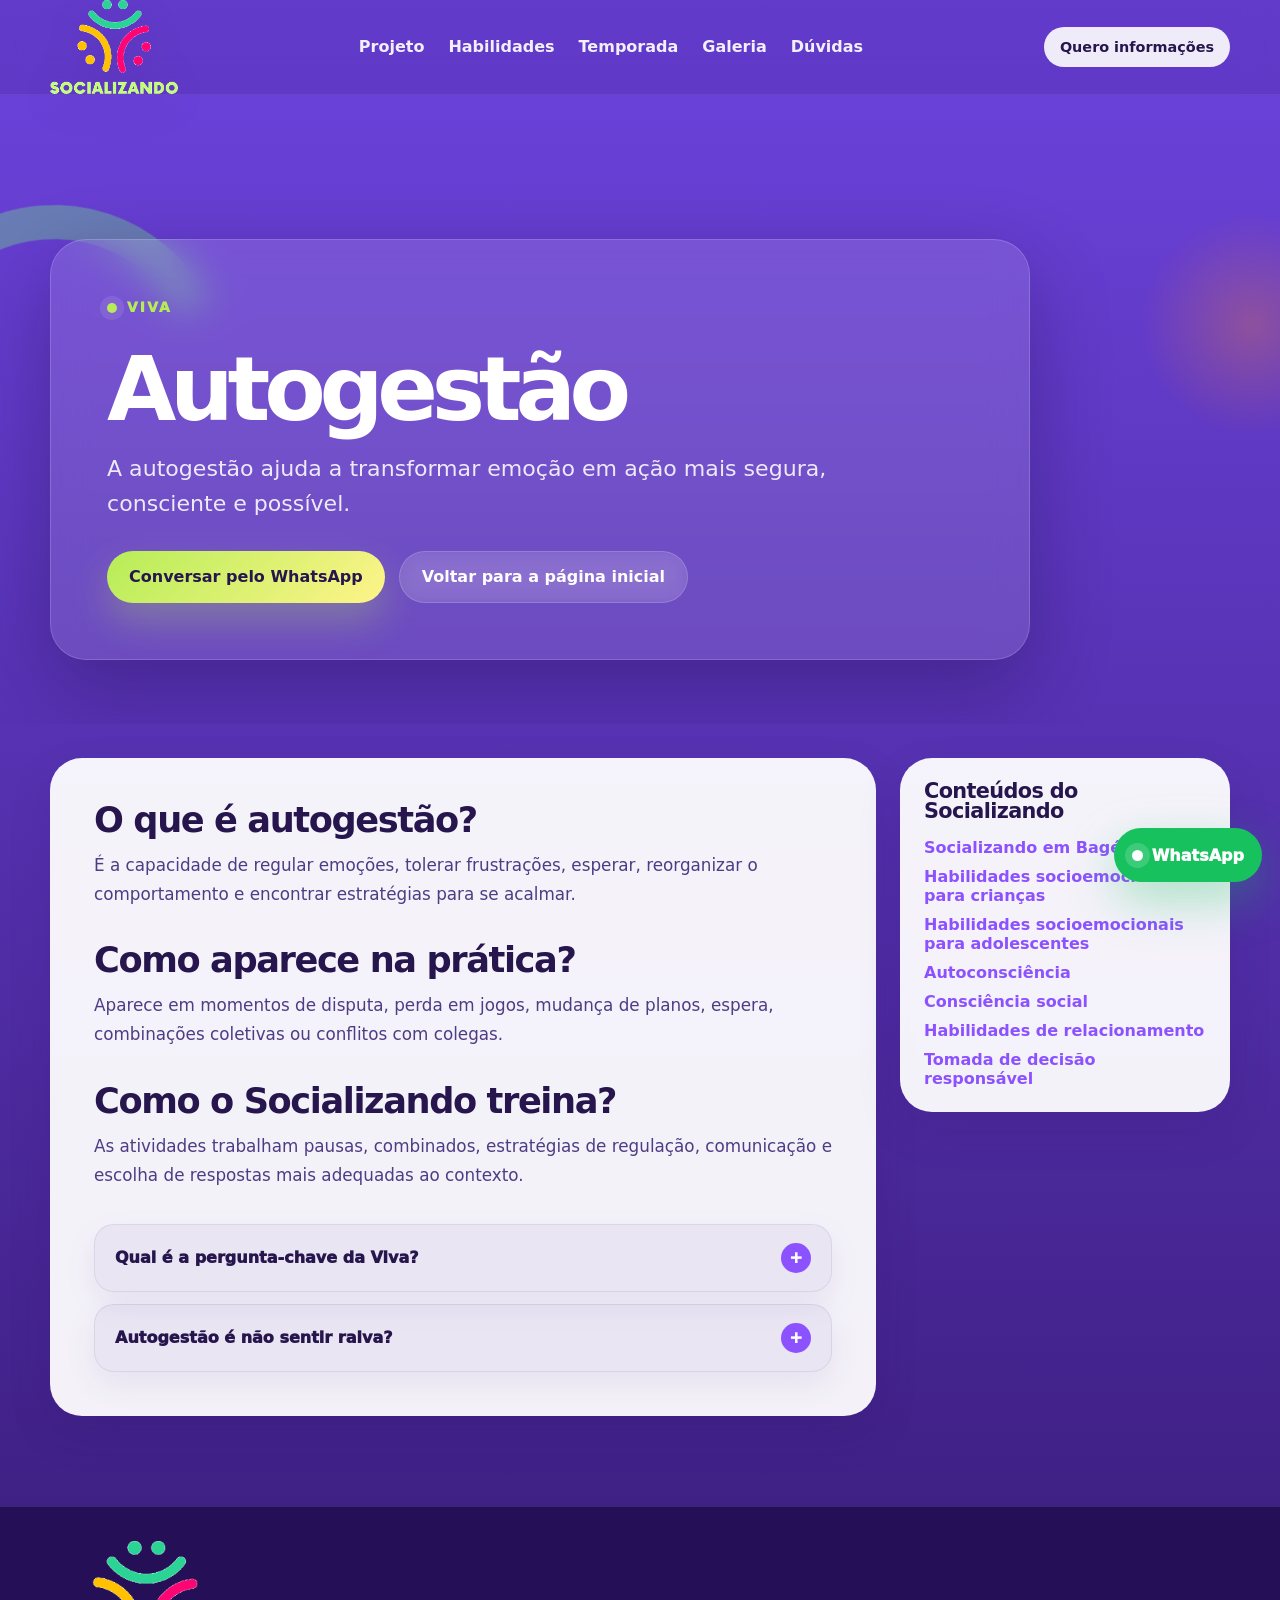
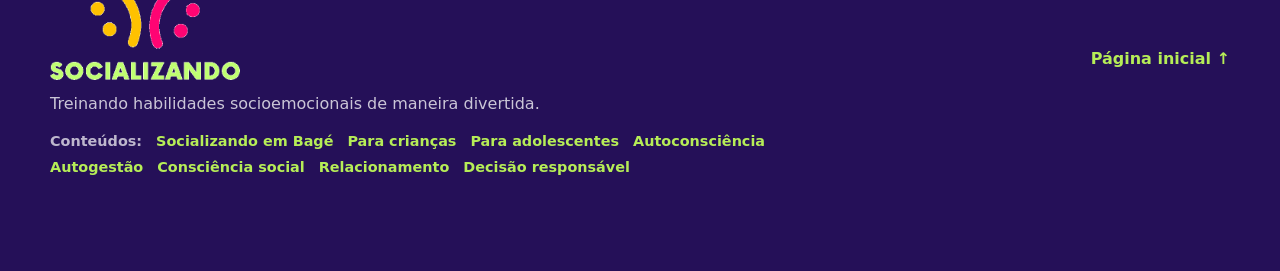
<file: autogestao/index.html>
<!doctype html>
<html lang="pt-BR">
  <head>
    <meta charset="utf-8" />
    <meta name="viewport" content="width=device-width, initial-scale=1" />
    <title>Autogestão emocional infantil | Viva no Socializando</title>
    <meta name="description" content="Autogestão é a habilidade de lidar com emoções, impulsos e frustrações. No Socializando, ela é representada por Viva." />
    <meta name="theme-color" content="#8c52ff" />
    <meta name="robots" content="index,follow,max-image-preview:large,max-snippet:-1,max-video-preview:-1" />
    <link rel="canonical" href="https://www.projetosocializando.com.br/autogestao/" />

    <meta property="og:locale" content="pt_BR" />
    <meta property="og:type" content="article" />
    <meta property="og:site_name" content="Socializando" />
    <meta property="og:title" content="Autogestão emocional infantil | Viva no Socializando" />
    <meta property="og:description" content="Autogestão é a habilidade de lidar com emoções, impulsos e frustrações. No Socializando, ela é representada por Viva." />
    <meta property="og:url" content="https://www.projetosocializando.com.br/autogestao/" />
    <meta property="og:image" content="https://www.projetosocializando.com.br/assets/socializando-og.png" />
    <meta property="og:image:width" content="1200" />
    <meta property="og:image:height" content="630" />

    <meta name="twitter:card" content="summary_large_image" />
    <meta name="twitter:title" content="Autogestão emocional infantil | Viva no Socializando" />
    <meta name="twitter:description" content="Autogestão é a habilidade de lidar com emoções, impulsos e frustrações. No Socializando, ela é representada por Viva." />
    <meta name="twitter:image" content="https://www.projetosocializando.com.br/assets/socializando-og.png" />

    <link rel="icon" type="image/svg+xml" href="../assets/favicon.svg" />
    <link rel="icon" type="image/png" sizes="32x32" href="../assets/favicon-32x32.png" />
    <link rel="icon" type="image/png" sizes="16x16" href="../assets/favicon-16x16.png" />
    <link rel="icon" type="image/x-icon" href="../assets/favicon.ico" />
    <link rel="apple-touch-icon" sizes="180x180" href="../assets/apple-touch-icon.png" />
    <link rel="manifest" href="../site.webmanifest" />

    <link rel="stylesheet" href="../styles.css?v=4" />
    <link rel="stylesheet" href="../seo-pages.css?v=451" />

    <script type="application/ld+json">
[
  {
    "@context": "https://schema.org",
    "@type": "LocalBusiness",
    "@id": "https://www.projetosocializando.com.br/#localbusiness",
    "name": "Socializando",
    "url": "https://www.projetosocializando.com.br/",
    "image": "https://www.projetosocializando.com.br/assets/socializando-og.png",
    "logo": "https://www.projetosocializando.com.br/assets/logo-symbol.png",
    "description": "Vivências em grupo para crianças e adolescentes treinarem habilidades socioemocionais de maneira divertida, prática e acolhedora.",
    "telephone": "+5553999519569",
    "address": {
      "@type": "PostalAddress",
      "streetAddress": "General Osório, 1848, sala 102",
      "addressLocality": "Bagé",
      "addressRegion": "RS",
      "addressCountry": "BR"
    },
    "areaServed": {
      "@type": "City",
      "name": "Bagé"
    },
    "sameAs": [
      "https://www.instagram.com/socializandotreinandohs/"
    ]
  },
  {
    "@context": "https://schema.org",
    "@type": "WebPage",
    "@id": "https://www.projetosocializando.com.br/autogestao/#webpage",
    "url": "https://www.projetosocializando.com.br/autogestao/",
    "name": "Autogestão emocional infantil | Viva no Socializando",
    "description": "Autogestão é a habilidade de lidar com emoções, impulsos e frustrações. No Socializando, ela é representada por Viva.",
    "isPartOf": {
      "@id": "https://www.projetosocializando.com.br/#website"
    },
    "about": {
      "@id": "https://www.projetosocializando.com.br/#localbusiness"
    },
    "inLanguage": "pt-BR",
    "dateModified": "2026-08-01"
  },
  {
    "@context": "https://schema.org",
    "@type": "BreadcrumbList",
    "itemListElement": [
      {
        "@type": "ListItem",
        "position": 1,
        "name": "Início",
        "item": "https://www.projetosocializando.com.br/"
      },
      {
        "@type": "ListItem",
        "position": 2,
        "name": "Autogestão",
        "item": "https://www.projetosocializando.com.br/autogestao/"
      }
    ]
  },
  {
    "@context": "https://schema.org",
    "@type": "FAQPage",
    "mainEntity": [
      {
        "@type": "Question",
        "name": "Qual é a pergunta-chave da Viva?",
        "acceptedAnswer": {
          "@type": "Answer",
          "text": "Como posso me acalmar?"
        }
      },
      {
        "@type": "Question",
        "name": "Autogestão é não sentir raiva?",
        "acceptedAnswer": {
          "@type": "Answer",
          "text": "Não. É aprender a reconhecer a emoção e buscar uma forma mais segura de lidar com ela."
        }
      }
    ]
  }
]
    </script>
    <script src="../script.js?v=4" defer></script>
  </head>
  <body>
    <div class="progress" aria-hidden="true"></div>
    <a class="skip-link" href="#conteudo">Pular para o conteúdo</a>

    <header class="site-header" data-header>
      <div class="container header-inner">
        <a class="brand" href="../" aria-label="Socializando — início">
          <img src="../assets/logo-wordmark.png" alt="Socializando" />
        </a>

        <nav class="main-nav" aria-label="Navegação principal">
          <a href="../#projeto">Projeto</a>
          <a href="../#habilidades">Habilidades</a>
          <a href="../#temporada">Temporada</a>
          <a href="../#galeria">Galeria</a>
          <a href="../#duvidas">Dúvidas</a>
        </nav>

        <a class="button button--secondary button--small" href="#" data-whatsapp="principal">Quero informações</a>
      </div>
    </header>

    <main id="conteudo">
      <section class="seo-hero">
        <div class="container">
          <div class="seo-hero__card reveal reveal--immediate">
            <p class="eyebrow">Viva</p>
            <h1>Autogestão</h1>
            <p class="seo-hero__lead">A autogestão ajuda a transformar emoção em ação mais segura, consciente e possível.</p>
            <div class="hero__actions">
              <a class="button button--primary" href="#" data-whatsapp="principal">Conversar pelo WhatsApp</a>
              <a class="button button--ghost" href="../">Voltar para a página inicial</a>
            </div>
          </div>
        </div>
      </section>

      <section class="seo-content">
        <div class="container seo-content__grid">
          <article class="seo-article reveal">
              <section>
                <h2>O que é autogestão?</h2>
                <p>É a capacidade de regular emoções, tolerar frustrações, esperar, reorganizar o comportamento e encontrar estratégias para se acalmar.</p>
              </section>
              <section>
                <h2>Como aparece na prática?</h2>
                <p>Aparece em momentos de disputa, perda em jogos, mudança de planos, espera, combinações coletivas ou conflitos com colegas.</p>
              </section>
              <section>
                <h2>Como o Socializando treina?</h2>
                <p>As atividades trabalham pausas, combinados, estratégias de regulação, comunicação e escolha de respostas mais adequadas ao contexto.</p>
              </section>

            <div class="faq seo-faq">
                <details>
                  <summary>Qual é a pergunta-chave da Viva?</summary>
                  <p>Como posso me acalmar?</p>
                </details>
                <details>
                  <summary>Autogestão é não sentir raiva?</summary>
                  <p>Não. É aprender a reconhecer a emoção e buscar uma forma mais segura de lidar com ela.</p>
                </details>
            </div>
          </article>

          <aside class="seo-aside reveal" aria-label="Conteúdos relacionados">
            <h2>Conteúdos do Socializando</h2>
            <ul>
                <li><a href="../socializando-bage/">Socializando em Bagé</a></li>
                <li><a href="../habilidades-socioemocionais-para-criancas/">Habilidades socioemocionais para crianças</a></li>
                <li><a href="../habilidades-socioemocionais-para-adolescentes/">Habilidades socioemocionais para adolescentes</a></li>
                <li><a href="../autoconsciencia/">Autoconsciência</a></li>
                <li><a href="../consciencia-social/">Consciência social</a></li>
                <li><a href="../habilidades-de-relacionamento/">Habilidades de relacionamento</a></li>
                <li><a href="../tomada-de-decisao-responsavel/">Tomada de decisão responsável</a></li>
            </ul>
          </aside>
        </div>
      </section>
    </main>

    <footer class="site-footer">
      <div class="container footer-inner">
        <div>
          <img class="footer-logo" src="../assets/logo-wordmark.png" alt="Socializando" />
          <p>Treinando habilidades socioemocionais de maneira divertida.</p>
          <nav class="footer-links" aria-label="Conteúdos de apoio">
            <span>Conteúdos:</span>
            <a href="../socializando-bage/">Socializando em Bagé</a>
            <a href="../habilidades-socioemocionais-para-criancas/">Para crianças</a>
            <a href="../habilidades-socioemocionais-para-adolescentes/">Para adolescentes</a>
            <a href="../autoconsciencia/">Autoconsciência</a>
            <a href="../autogestao/">Autogestão</a>
            <a href="../consciencia-social/">Consciência social</a>
            <a href="../habilidades-de-relacionamento/">Relacionamento</a>
            <a href="../tomada-de-decisao-responsavel/">Decisão responsável</a>
          </nav>
        </div>
        <a href="../">Página inicial ↑</a>
      </div>
    </footer>

    <a class="whatsapp-float" href="#" data-whatsapp="principal" aria-label="Falar pelo WhatsApp">WhatsApp</a>
  </body>
</html>
</file>
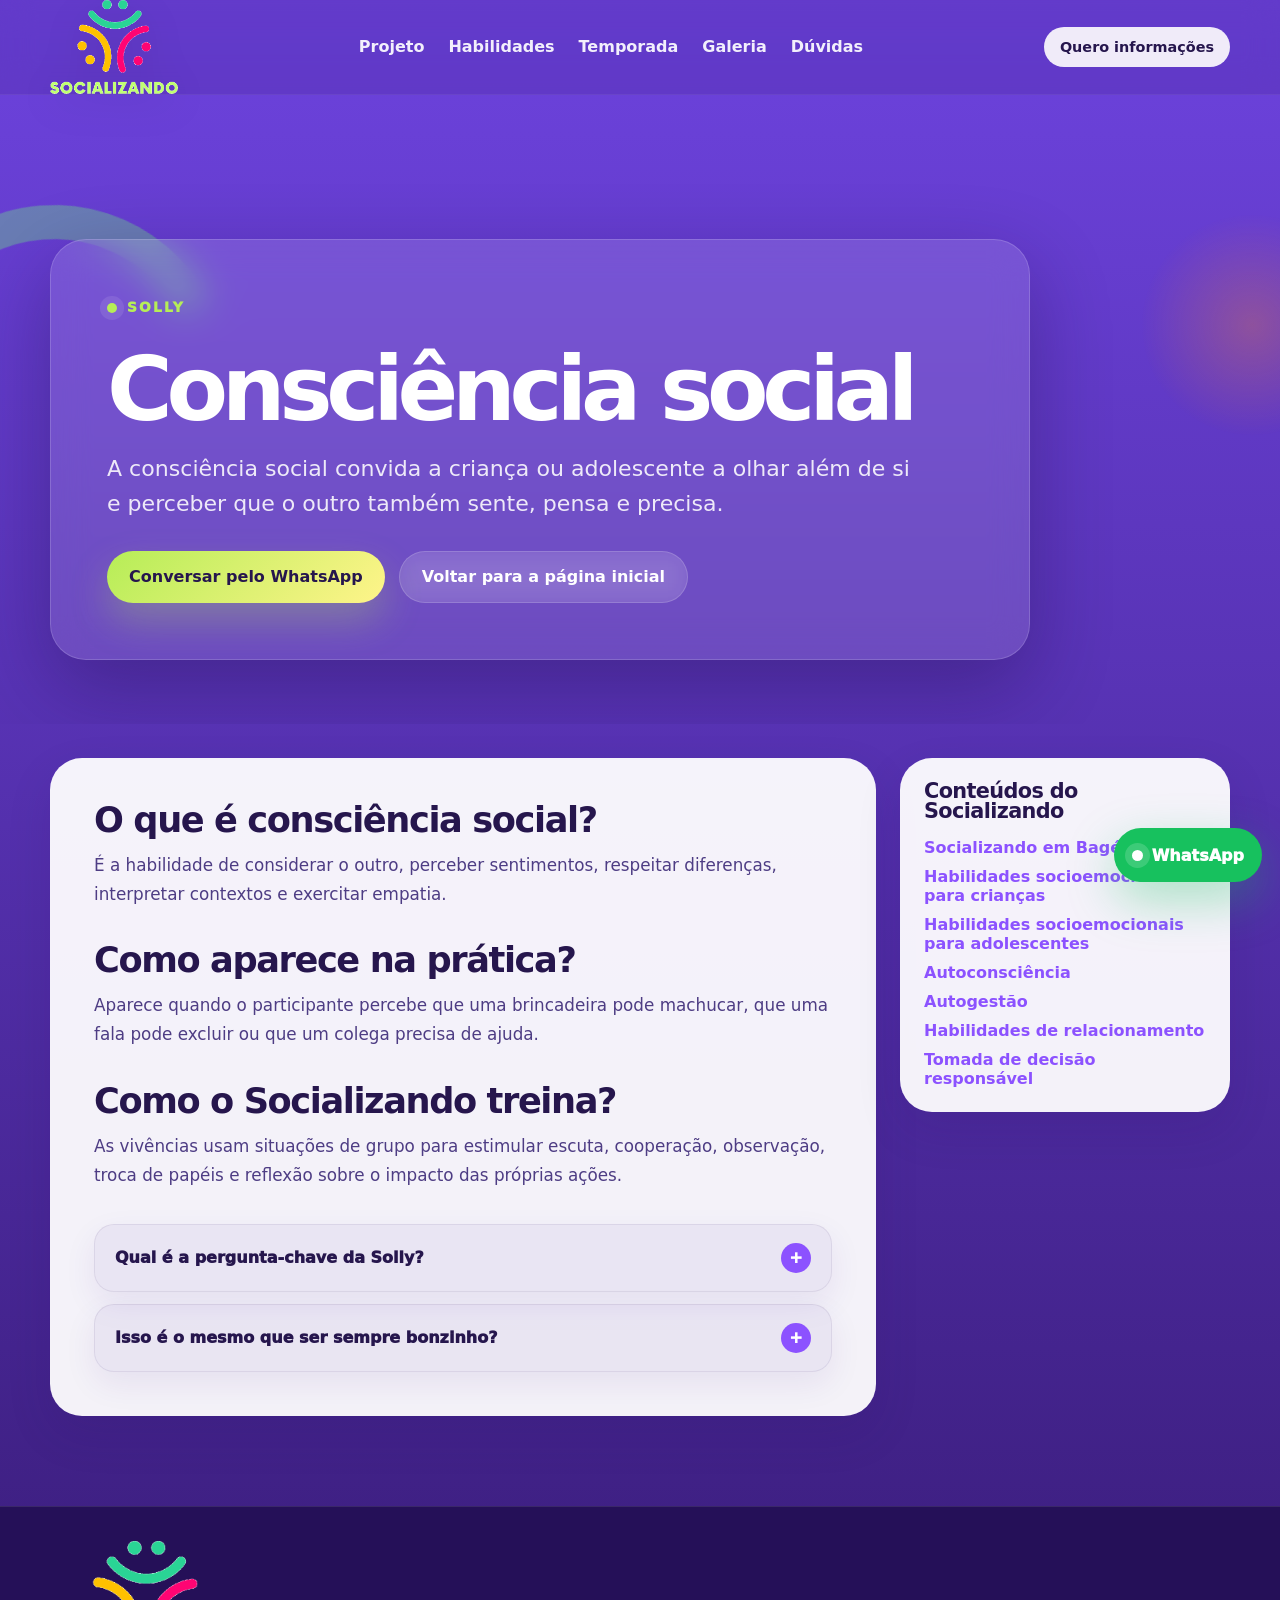
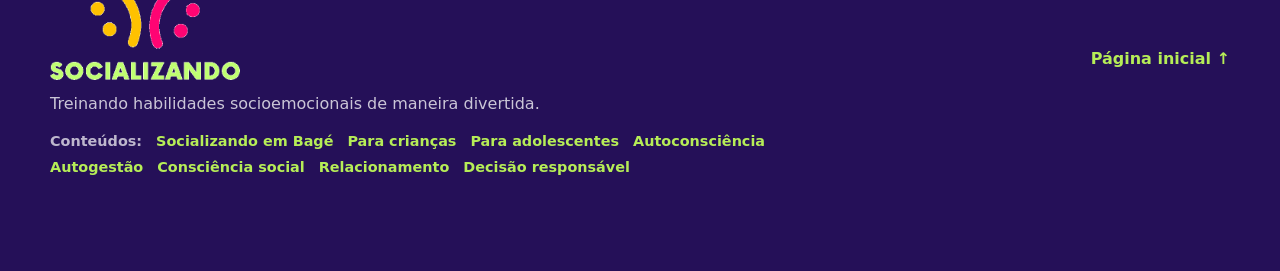
<file: consciencia-social/index.html>
<!doctype html>
<html lang="pt-BR">
  <head>
    <meta charset="utf-8" />
    <meta name="viewport" content="width=device-width, initial-scale=1" />
    <title>Consciência social para crianças | Solly no Socializando</title>
    <meta name="description" content="Consciência social é perceber o outro, exercitar empatia e compreender diferentes perspectivas. No Socializando, ela é representada por Solly." />
    <meta name="theme-color" content="#8c52ff" />
    <meta name="robots" content="index,follow,max-image-preview:large,max-snippet:-1,max-video-preview:-1" />
    <link rel="canonical" href="https://www.projetosocializando.com.br/consciencia-social/" />

    <meta property="og:locale" content="pt_BR" />
    <meta property="og:type" content="article" />
    <meta property="og:site_name" content="Socializando" />
    <meta property="og:title" content="Consciência social para crianças | Solly no Socializando" />
    <meta property="og:description" content="Consciência social é perceber o outro, exercitar empatia e compreender diferentes perspectivas. No Socializando, ela é representada por Solly." />
    <meta property="og:url" content="https://www.projetosocializando.com.br/consciencia-social/" />
    <meta property="og:image" content="https://www.projetosocializando.com.br/assets/socializando-og.png" />
    <meta property="og:image:width" content="1200" />
    <meta property="og:image:height" content="630" />

    <meta name="twitter:card" content="summary_large_image" />
    <meta name="twitter:title" content="Consciência social para crianças | Solly no Socializando" />
    <meta name="twitter:description" content="Consciência social é perceber o outro, exercitar empatia e compreender diferentes perspectivas. No Socializando, ela é representada por Solly." />
    <meta name="twitter:image" content="https://www.projetosocializando.com.br/assets/socializando-og.png" />

    <link rel="icon" type="image/svg+xml" href="../assets/favicon.svg" />
    <link rel="icon" type="image/png" sizes="32x32" href="../assets/favicon-32x32.png" />
    <link rel="icon" type="image/png" sizes="16x16" href="../assets/favicon-16x16.png" />
    <link rel="icon" type="image/x-icon" href="../assets/favicon.ico" />
    <link rel="apple-touch-icon" sizes="180x180" href="../assets/apple-touch-icon.png" />
    <link rel="manifest" href="../site.webmanifest" />

    <link rel="stylesheet" href="../styles.css?v=4" />
    <link rel="stylesheet" href="../seo-pages.css?v=451" />

    <script type="application/ld+json">
[
  {
    "@context": "https://schema.org",
    "@type": "LocalBusiness",
    "@id": "https://www.projetosocializando.com.br/#localbusiness",
    "name": "Socializando",
    "url": "https://www.projetosocializando.com.br/",
    "image": "https://www.projetosocializando.com.br/assets/socializando-og.png",
    "logo": "https://www.projetosocializando.com.br/assets/logo-symbol.png",
    "description": "Vivências em grupo para crianças e adolescentes treinarem habilidades socioemocionais de maneira divertida, prática e acolhedora.",
    "telephone": "+5553999519569",
    "address": {
      "@type": "PostalAddress",
      "streetAddress": "General Osório, 1848, sala 102",
      "addressLocality": "Bagé",
      "addressRegion": "RS",
      "addressCountry": "BR"
    },
    "areaServed": {
      "@type": "City",
      "name": "Bagé"
    },
    "sameAs": [
      "https://www.instagram.com/socializandotreinandohs/"
    ]
  },
  {
    "@context": "https://schema.org",
    "@type": "WebPage",
    "@id": "https://www.projetosocializando.com.br/consciencia-social/#webpage",
    "url": "https://www.projetosocializando.com.br/consciencia-social/",
    "name": "Consciência social para crianças | Solly no Socializando",
    "description": "Consciência social é perceber o outro, exercitar empatia e compreender diferentes perspectivas. No Socializando, ela é representada por Solly.",
    "isPartOf": {
      "@id": "https://www.projetosocializando.com.br/#website"
    },
    "about": {
      "@id": "https://www.projetosocializando.com.br/#localbusiness"
    },
    "inLanguage": "pt-BR",
    "dateModified": "2026-08-01"
  },
  {
    "@context": "https://schema.org",
    "@type": "BreadcrumbList",
    "itemListElement": [
      {
        "@type": "ListItem",
        "position": 1,
        "name": "Início",
        "item": "https://www.projetosocializando.com.br/"
      },
      {
        "@type": "ListItem",
        "position": 2,
        "name": "Consciência social",
        "item": "https://www.projetosocializando.com.br/consciencia-social/"
      }
    ]
  },
  {
    "@context": "https://schema.org",
    "@type": "FAQPage",
    "mainEntity": [
      {
        "@type": "Question",
        "name": "Qual é a pergunta-chave da Solly?",
        "acceptedAnswer": {
          "@type": "Answer",
          "text": "Como será que o outro se sente?"
        }
      },
      {
        "@type": "Question",
        "name": "Isso é o mesmo que ser sempre bonzinho?",
        "acceptedAnswer": {
          "@type": "Answer",
          "text": "Não. Consciência social envolve perceber o outro sem apagar os próprios limites."
        }
      }
    ]
  }
]
    </script>
    <script src="../script.js?v=4" defer></script>
  </head>
  <body>
    <div class="progress" aria-hidden="true"></div>
    <a class="skip-link" href="#conteudo">Pular para o conteúdo</a>

    <header class="site-header" data-header>
      <div class="container header-inner">
        <a class="brand" href="../" aria-label="Socializando — início">
          <img src="../assets/logo-wordmark.png" alt="Socializando" />
        </a>

        <nav class="main-nav" aria-label="Navegação principal">
          <a href="../#projeto">Projeto</a>
          <a href="../#habilidades">Habilidades</a>
          <a href="../#temporada">Temporada</a>
          <a href="../#galeria">Galeria</a>
          <a href="../#duvidas">Dúvidas</a>
        </nav>

        <a class="button button--secondary button--small" href="#" data-whatsapp="principal">Quero informações</a>
      </div>
    </header>

    <main id="conteudo">
      <section class="seo-hero">
        <div class="container">
          <div class="seo-hero__card reveal reveal--immediate">
            <p class="eyebrow">Solly</p>
            <h1>Consciência social</h1>
            <p class="seo-hero__lead">A consciência social convida a criança ou adolescente a olhar além de si e perceber que o outro também sente, pensa e precisa.</p>
            <div class="hero__actions">
              <a class="button button--primary" href="#" data-whatsapp="principal">Conversar pelo WhatsApp</a>
              <a class="button button--ghost" href="../">Voltar para a página inicial</a>
            </div>
          </div>
        </div>
      </section>

      <section class="seo-content">
        <div class="container seo-content__grid">
          <article class="seo-article reveal">
              <section>
                <h2>O que é consciência social?</h2>
                <p>É a habilidade de considerar o outro, perceber sentimentos, respeitar diferenças, interpretar contextos e exercitar empatia.</p>
              </section>
              <section>
                <h2>Como aparece na prática?</h2>
                <p>Aparece quando o participante percebe que uma brincadeira pode machucar, que uma fala pode excluir ou que um colega precisa de ajuda.</p>
              </section>
              <section>
                <h2>Como o Socializando treina?</h2>
                <p>As vivências usam situações de grupo para estimular escuta, cooperação, observação, troca de papéis e reflexão sobre o impacto das próprias ações.</p>
              </section>

            <div class="faq seo-faq">
                <details>
                  <summary>Qual é a pergunta-chave da Solly?</summary>
                  <p>Como será que o outro se sente?</p>
                </details>
                <details>
                  <summary>Isso é o mesmo que ser sempre bonzinho?</summary>
                  <p>Não. Consciência social envolve perceber o outro sem apagar os próprios limites.</p>
                </details>
            </div>
          </article>

          <aside class="seo-aside reveal" aria-label="Conteúdos relacionados">
            <h2>Conteúdos do Socializando</h2>
            <ul>
                <li><a href="../socializando-bage/">Socializando em Bagé</a></li>
                <li><a href="../habilidades-socioemocionais-para-criancas/">Habilidades socioemocionais para crianças</a></li>
                <li><a href="../habilidades-socioemocionais-para-adolescentes/">Habilidades socioemocionais para adolescentes</a></li>
                <li><a href="../autoconsciencia/">Autoconsciência</a></li>
                <li><a href="../autogestao/">Autogestão</a></li>
                <li><a href="../habilidades-de-relacionamento/">Habilidades de relacionamento</a></li>
                <li><a href="../tomada-de-decisao-responsavel/">Tomada de decisão responsável</a></li>
            </ul>
          </aside>
        </div>
      </section>
    </main>

    <footer class="site-footer">
      <div class="container footer-inner">
        <div>
          <img class="footer-logo" src="../assets/logo-wordmark.png" alt="Socializando" />
          <p>Treinando habilidades socioemocionais de maneira divertida.</p>
          <nav class="footer-links" aria-label="Conteúdos de apoio">
            <span>Conteúdos:</span>
            <a href="../socializando-bage/">Socializando em Bagé</a>
            <a href="../habilidades-socioemocionais-para-criancas/">Para crianças</a>
            <a href="../habilidades-socioemocionais-para-adolescentes/">Para adolescentes</a>
            <a href="../autoconsciencia/">Autoconsciência</a>
            <a href="../autogestao/">Autogestão</a>
            <a href="../consciencia-social/">Consciência social</a>
            <a href="../habilidades-de-relacionamento/">Relacionamento</a>
            <a href="../tomada-de-decisao-responsavel/">Decisão responsável</a>
          </nav>
        </div>
        <a href="../">Página inicial ↑</a>
      </div>
    </footer>

    <a class="whatsapp-float" href="#" data-whatsapp="principal" aria-label="Falar pelo WhatsApp">WhatsApp</a>
  </body>
</html>
</file>
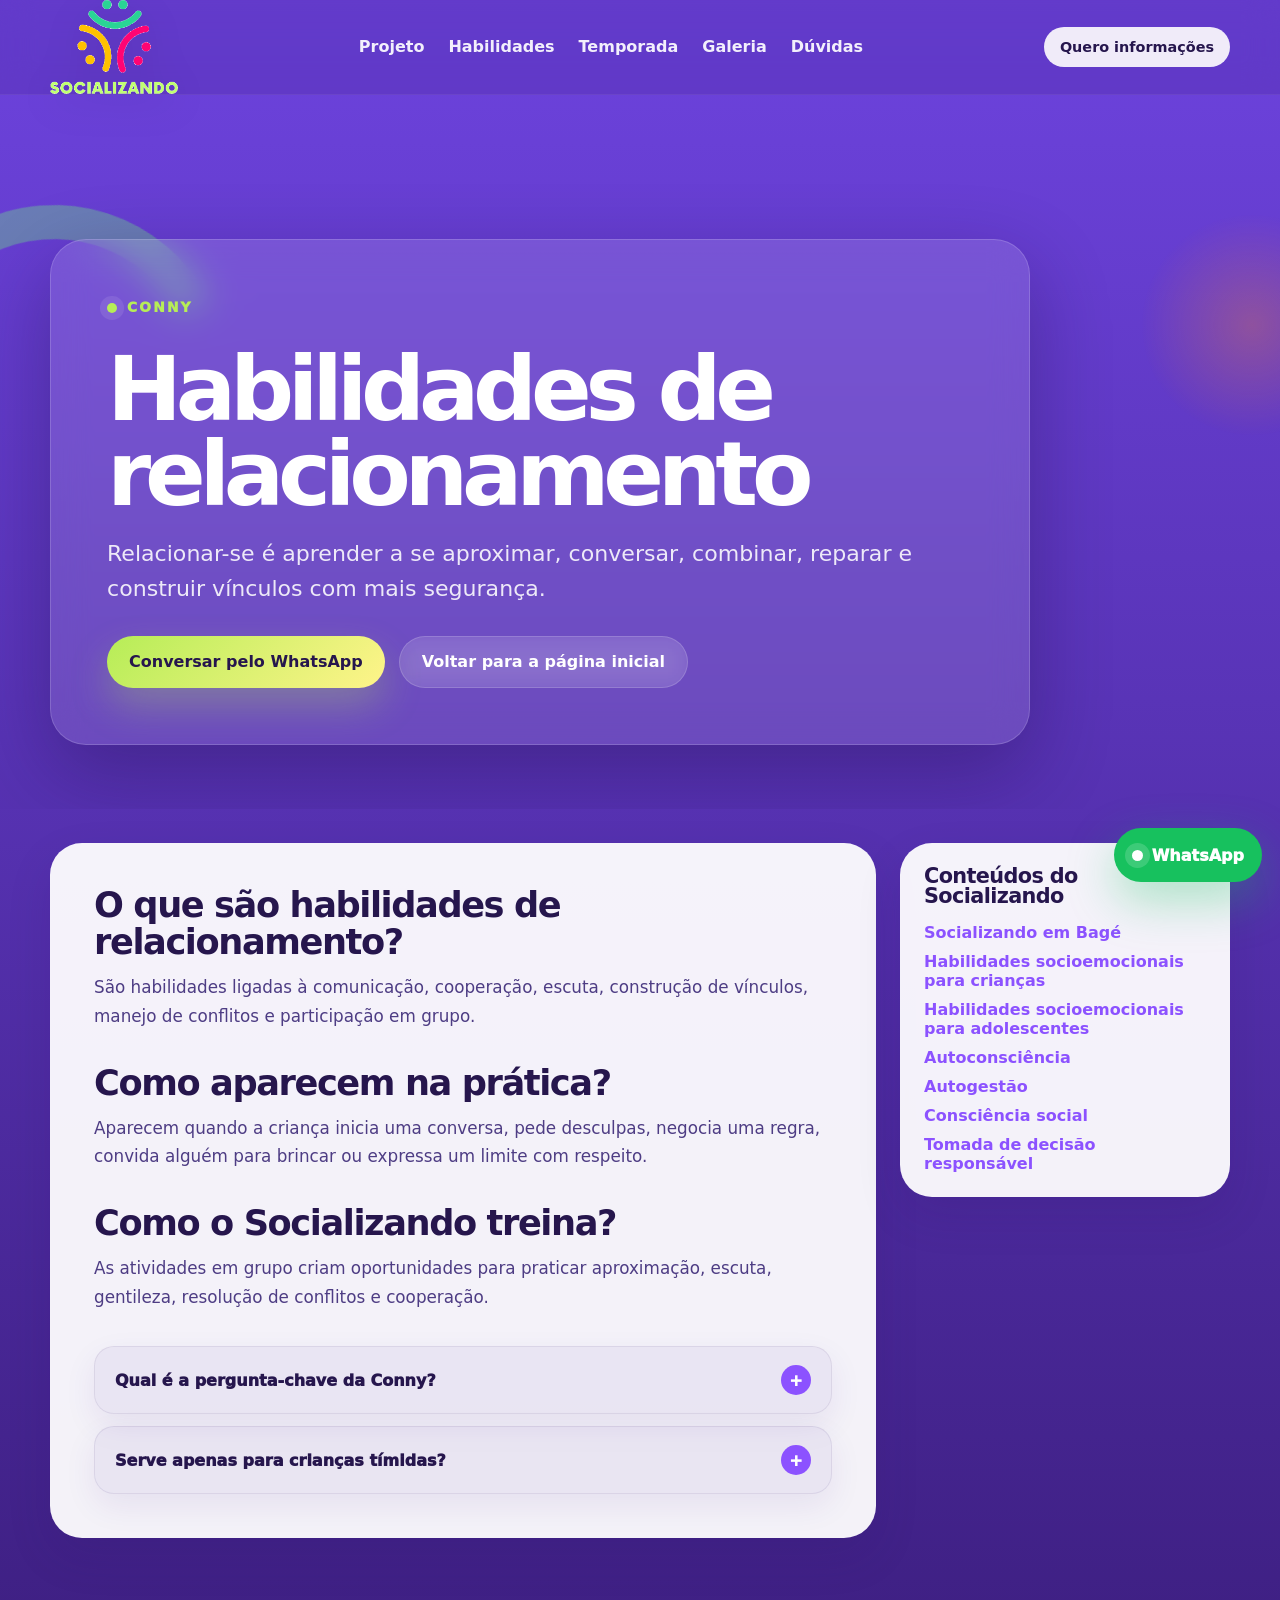
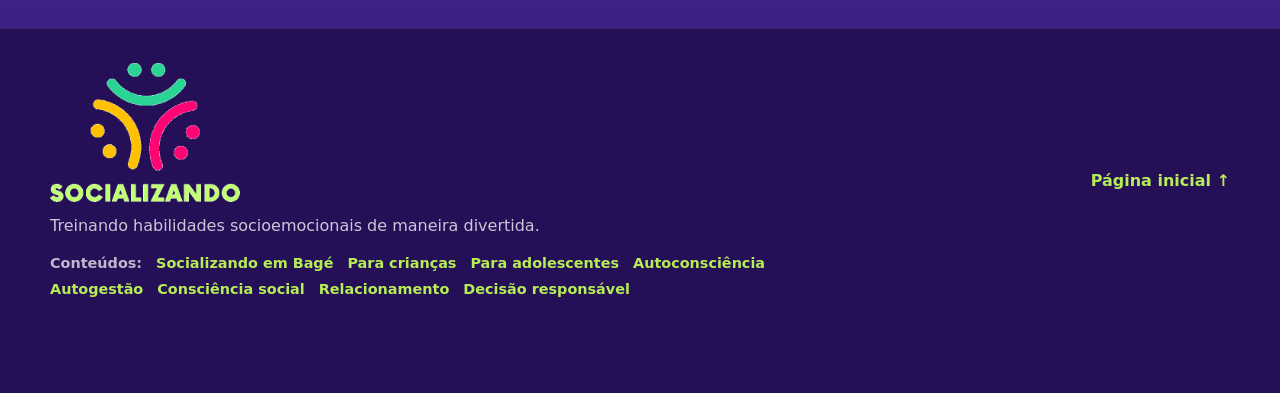
<file: habilidades-de-relacionamento/index.html>
<!doctype html>
<html lang="pt-BR">
  <head>
    <meta charset="utf-8" />
    <meta name="viewport" content="width=device-width, initial-scale=1" />
    <title>Habilidades de relacionamento | Conny no Socializando</title>
    <meta name="description" content="Habilidades de relacionamento envolvem comunicação, vínculo, cooperação e resolução de conflitos. No Socializando, elas são representadas por Conny." />
    <meta name="theme-color" content="#8c52ff" />
    <meta name="robots" content="index,follow,max-image-preview:large,max-snippet:-1,max-video-preview:-1" />
    <link rel="canonical" href="https://www.projetosocializando.com.br/habilidades-de-relacionamento/" />

    <meta property="og:locale" content="pt_BR" />
    <meta property="og:type" content="article" />
    <meta property="og:site_name" content="Socializando" />
    <meta property="og:title" content="Habilidades de relacionamento | Conny no Socializando" />
    <meta property="og:description" content="Habilidades de relacionamento envolvem comunicação, vínculo, cooperação e resolução de conflitos. No Socializando, elas são representadas por Conny." />
    <meta property="og:url" content="https://www.projetosocializando.com.br/habilidades-de-relacionamento/" />
    <meta property="og:image" content="https://www.projetosocializando.com.br/assets/socializando-og.png" />
    <meta property="og:image:width" content="1200" />
    <meta property="og:image:height" content="630" />

    <meta name="twitter:card" content="summary_large_image" />
    <meta name="twitter:title" content="Habilidades de relacionamento | Conny no Socializando" />
    <meta name="twitter:description" content="Habilidades de relacionamento envolvem comunicação, vínculo, cooperação e resolução de conflitos. No Socializando, elas são representadas por Conny." />
    <meta name="twitter:image" content="https://www.projetosocializando.com.br/assets/socializando-og.png" />

    <link rel="icon" type="image/svg+xml" href="../assets/favicon.svg" />
    <link rel="icon" type="image/png" sizes="32x32" href="../assets/favicon-32x32.png" />
    <link rel="icon" type="image/png" sizes="16x16" href="../assets/favicon-16x16.png" />
    <link rel="icon" type="image/x-icon" href="../assets/favicon.ico" />
    <link rel="apple-touch-icon" sizes="180x180" href="../assets/apple-touch-icon.png" />
    <link rel="manifest" href="../site.webmanifest" />

    <link rel="stylesheet" href="../styles.css?v=4" />
    <link rel="stylesheet" href="../seo-pages.css?v=451" />

    <script type="application/ld+json">
[
  {
    "@context": "https://schema.org",
    "@type": "LocalBusiness",
    "@id": "https://www.projetosocializando.com.br/#localbusiness",
    "name": "Socializando",
    "url": "https://www.projetosocializando.com.br/",
    "image": "https://www.projetosocializando.com.br/assets/socializando-og.png",
    "logo": "https://www.projetosocializando.com.br/assets/logo-symbol.png",
    "description": "Vivências em grupo para crianças e adolescentes treinarem habilidades socioemocionais de maneira divertida, prática e acolhedora.",
    "telephone": "+5553999519569",
    "address": {
      "@type": "PostalAddress",
      "streetAddress": "General Osório, 1848, sala 102",
      "addressLocality": "Bagé",
      "addressRegion": "RS",
      "addressCountry": "BR"
    },
    "areaServed": {
      "@type": "City",
      "name": "Bagé"
    },
    "sameAs": [
      "https://www.instagram.com/socializandotreinandohs/"
    ]
  },
  {
    "@context": "https://schema.org",
    "@type": "WebPage",
    "@id": "https://www.projetosocializando.com.br/habilidades-de-relacionamento/#webpage",
    "url": "https://www.projetosocializando.com.br/habilidades-de-relacionamento/",
    "name": "Habilidades de relacionamento | Conny no Socializando",
    "description": "Habilidades de relacionamento envolvem comunicação, vínculo, cooperação e resolução de conflitos. No Socializando, elas são representadas por Conny.",
    "isPartOf": {
      "@id": "https://www.projetosocializando.com.br/#website"
    },
    "about": {
      "@id": "https://www.projetosocializando.com.br/#localbusiness"
    },
    "inLanguage": "pt-BR",
    "dateModified": "2026-08-01"
  },
  {
    "@context": "https://schema.org",
    "@type": "BreadcrumbList",
    "itemListElement": [
      {
        "@type": "ListItem",
        "position": 1,
        "name": "Início",
        "item": "https://www.projetosocializando.com.br/"
      },
      {
        "@type": "ListItem",
        "position": 2,
        "name": "Habilidades de relacionamento",
        "item": "https://www.projetosocializando.com.br/habilidades-de-relacionamento/"
      }
    ]
  },
  {
    "@context": "https://schema.org",
    "@type": "FAQPage",
    "mainEntity": [
      {
        "@type": "Question",
        "name": "Qual é a pergunta-chave da Conny?",
        "acceptedAnswer": {
          "@type": "Answer",
          "text": "Como posso me aproximar com gentileza?"
        }
      },
      {
        "@type": "Question",
        "name": "Serve apenas para crianças tímidas?",
        "acceptedAnswer": {
          "@type": "Answer",
          "text": "Não. Também pode ajudar crianças impulsivas, inseguras, dominantes, evitativas ou com dificuldade de sustentar combinados."
        }
      }
    ]
  }
]
    </script>
    <script src="../script.js?v=4" defer></script>
  </head>
  <body>
    <div class="progress" aria-hidden="true"></div>
    <a class="skip-link" href="#conteudo">Pular para o conteúdo</a>

    <header class="site-header" data-header>
      <div class="container header-inner">
        <a class="brand" href="../" aria-label="Socializando — início">
          <img src="../assets/logo-wordmark.png" alt="Socializando" />
        </a>

        <nav class="main-nav" aria-label="Navegação principal">
          <a href="../#projeto">Projeto</a>
          <a href="../#habilidades">Habilidades</a>
          <a href="../#temporada">Temporada</a>
          <a href="../#galeria">Galeria</a>
          <a href="../#duvidas">Dúvidas</a>
        </nav>

        <a class="button button--secondary button--small" href="#" data-whatsapp="principal">Quero informações</a>
      </div>
    </header>

    <main id="conteudo">
      <section class="seo-hero">
        <div class="container">
          <div class="seo-hero__card reveal reveal--immediate">
            <p class="eyebrow">Conny</p>
            <h1>Habilidades de relacionamento</h1>
            <p class="seo-hero__lead">Relacionar-se é aprender a se aproximar, conversar, combinar, reparar e construir vínculos com mais segurança.</p>
            <div class="hero__actions">
              <a class="button button--primary" href="#" data-whatsapp="principal">Conversar pelo WhatsApp</a>
              <a class="button button--ghost" href="../">Voltar para a página inicial</a>
            </div>
          </div>
        </div>
      </section>

      <section class="seo-content">
        <div class="container seo-content__grid">
          <article class="seo-article reveal">
              <section>
                <h2>O que são habilidades de relacionamento?</h2>
                <p>São habilidades ligadas à comunicação, cooperação, escuta, construção de vínculos, manejo de conflitos e participação em grupo.</p>
              </section>
              <section>
                <h2>Como aparecem na prática?</h2>
                <p>Aparecem quando a criança inicia uma conversa, pede desculpas, negocia uma regra, convida alguém para brincar ou expressa um limite com respeito.</p>
              </section>
              <section>
                <h2>Como o Socializando treina?</h2>
                <p>As atividades em grupo criam oportunidades para praticar aproximação, escuta, gentileza, resolução de conflitos e cooperação.</p>
              </section>

            <div class="faq seo-faq">
                <details>
                  <summary>Qual é a pergunta-chave da Conny?</summary>
                  <p>Como posso me aproximar com gentileza?</p>
                </details>
                <details>
                  <summary>Serve apenas para crianças tímidas?</summary>
                  <p>Não. Também pode ajudar crianças impulsivas, inseguras, dominantes, evitativas ou com dificuldade de sustentar combinados.</p>
                </details>
            </div>
          </article>

          <aside class="seo-aside reveal" aria-label="Conteúdos relacionados">
            <h2>Conteúdos do Socializando</h2>
            <ul>
                <li><a href="../socializando-bage/">Socializando em Bagé</a></li>
                <li><a href="../habilidades-socioemocionais-para-criancas/">Habilidades socioemocionais para crianças</a></li>
                <li><a href="../habilidades-socioemocionais-para-adolescentes/">Habilidades socioemocionais para adolescentes</a></li>
                <li><a href="../autoconsciencia/">Autoconsciência</a></li>
                <li><a href="../autogestao/">Autogestão</a></li>
                <li><a href="../consciencia-social/">Consciência social</a></li>
                <li><a href="../tomada-de-decisao-responsavel/">Tomada de decisão responsável</a></li>
            </ul>
          </aside>
        </div>
      </section>
    </main>

    <footer class="site-footer">
      <div class="container footer-inner">
        <div>
          <img class="footer-logo" src="../assets/logo-wordmark.png" alt="Socializando" />
          <p>Treinando habilidades socioemocionais de maneira divertida.</p>
          <nav class="footer-links" aria-label="Conteúdos de apoio">
            <span>Conteúdos:</span>
            <a href="../socializando-bage/">Socializando em Bagé</a>
            <a href="../habilidades-socioemocionais-para-criancas/">Para crianças</a>
            <a href="../habilidades-socioemocionais-para-adolescentes/">Para adolescentes</a>
            <a href="../autoconsciencia/">Autoconsciência</a>
            <a href="../autogestao/">Autogestão</a>
            <a href="../consciencia-social/">Consciência social</a>
            <a href="../habilidades-de-relacionamento/">Relacionamento</a>
            <a href="../tomada-de-decisao-responsavel/">Decisão responsável</a>
          </nav>
        </div>
        <a href="../">Página inicial ↑</a>
      </div>
    </footer>

    <a class="whatsapp-float" href="#" data-whatsapp="principal" aria-label="Falar pelo WhatsApp">WhatsApp</a>
  </body>
</html>
</file>
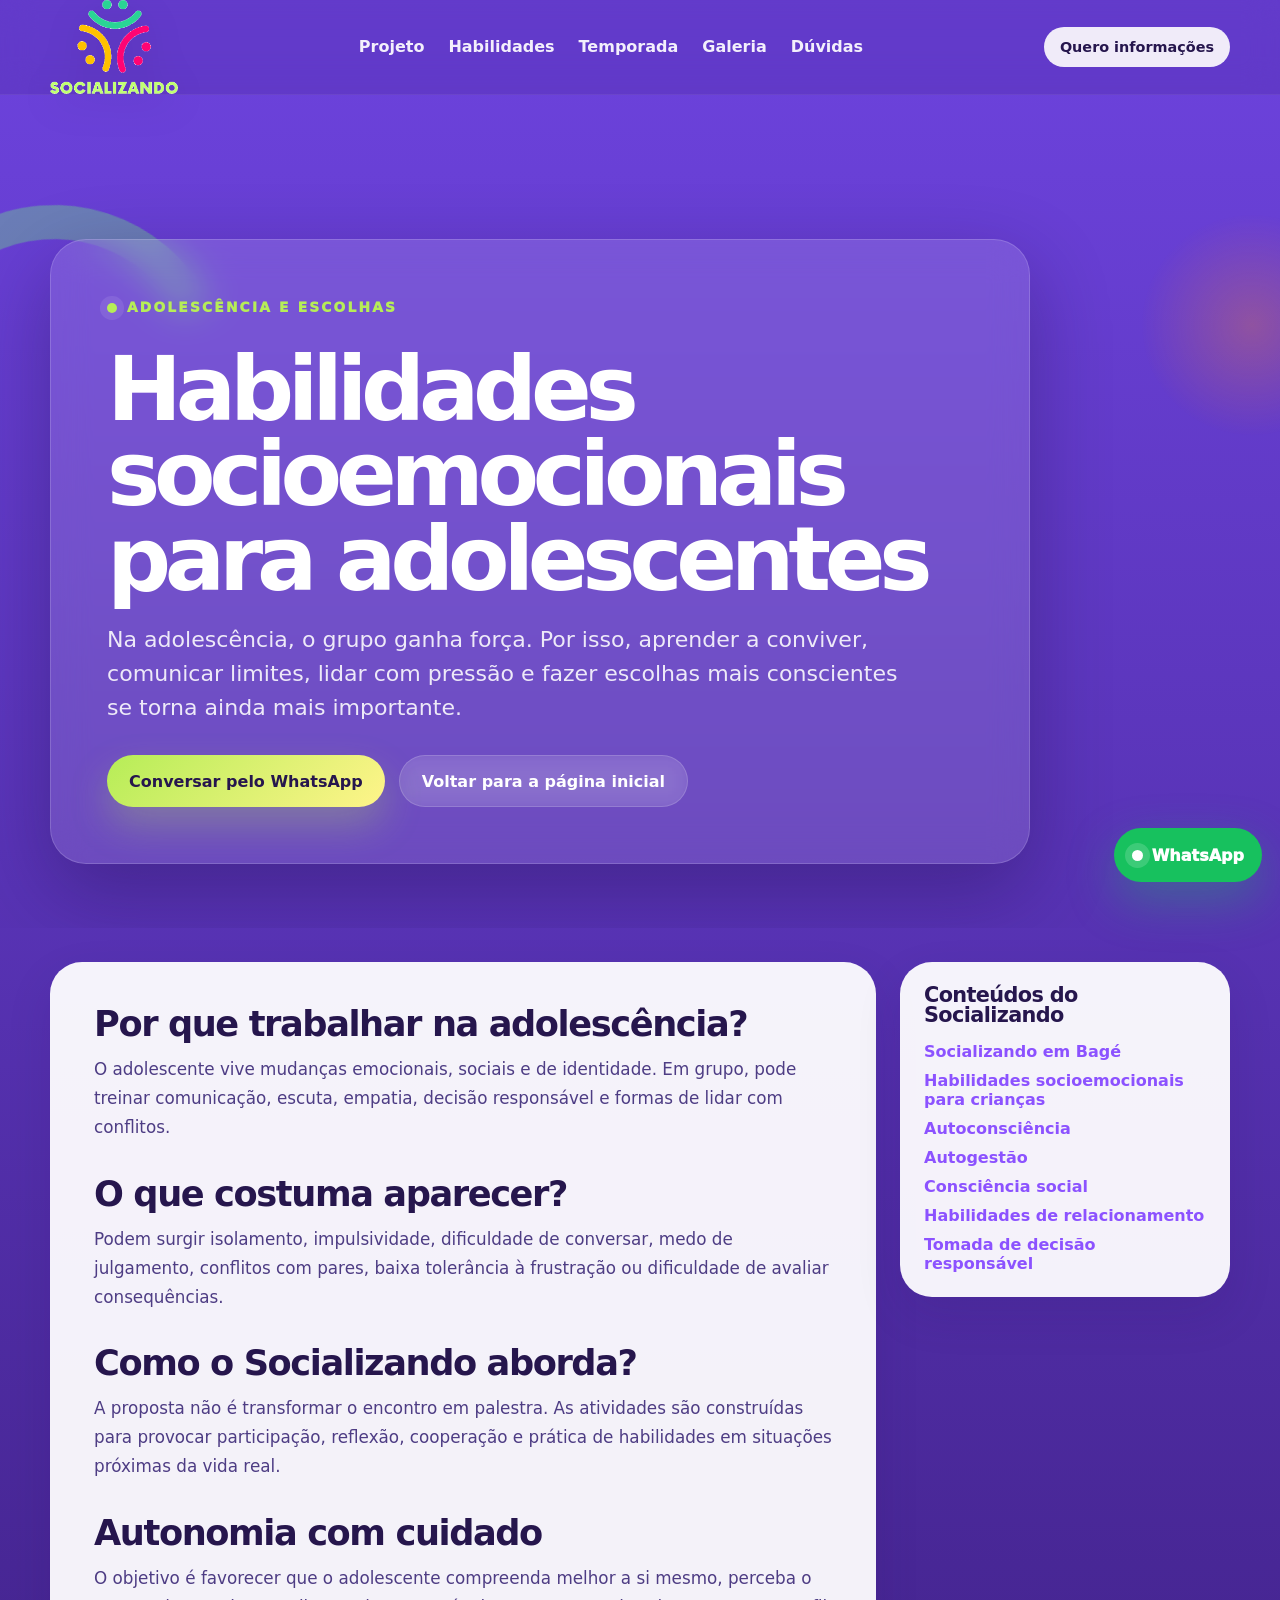
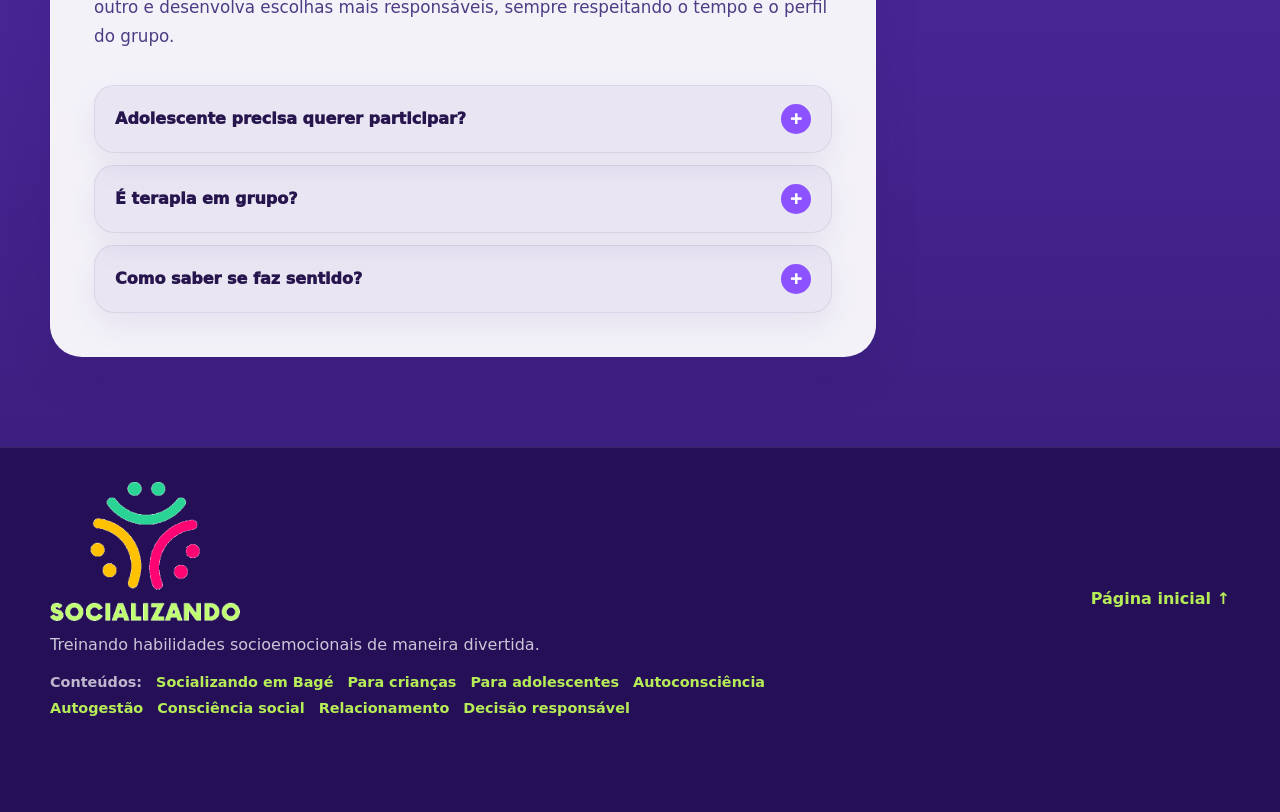
<file: habilidades-socioemocionais-para-adolescentes/index.html>
<!doctype html>
<html lang="pt-BR">
  <head>
    <meta charset="utf-8" />
    <meta name="viewport" content="width=device-width, initial-scale=1" />
    <title>Habilidades socioemocionais para adolescentes | Socializando</title>
    <meta name="description" content="O Socializando também trabalha habilidades socioemocionais para adolescentes, com foco em convivência, escolhas, comunicação e regulação emocional." />
    <meta name="theme-color" content="#8c52ff" />
    <meta name="robots" content="index,follow,max-image-preview:large,max-snippet:-1,max-video-preview:-1" />
    <link rel="canonical" href="https://www.projetosocializando.com.br/habilidades-socioemocionais-para-adolescentes/" />

    <meta property="og:locale" content="pt_BR" />
    <meta property="og:type" content="article" />
    <meta property="og:site_name" content="Socializando" />
    <meta property="og:title" content="Habilidades socioemocionais para adolescentes | Socializando" />
    <meta property="og:description" content="O Socializando também trabalha habilidades socioemocionais para adolescentes, com foco em convivência, escolhas, comunicação e regulação emocional." />
    <meta property="og:url" content="https://www.projetosocializando.com.br/habilidades-socioemocionais-para-adolescentes/" />
    <meta property="og:image" content="https://www.projetosocializando.com.br/assets/socializando-og.png" />
    <meta property="og:image:width" content="1200" />
    <meta property="og:image:height" content="630" />

    <meta name="twitter:card" content="summary_large_image" />
    <meta name="twitter:title" content="Habilidades socioemocionais para adolescentes | Socializando" />
    <meta name="twitter:description" content="O Socializando também trabalha habilidades socioemocionais para adolescentes, com foco em convivência, escolhas, comunicação e regulação emocional." />
    <meta name="twitter:image" content="https://www.projetosocializando.com.br/assets/socializando-og.png" />

    <link rel="icon" type="image/svg+xml" href="../assets/favicon.svg" />
    <link rel="icon" type="image/png" sizes="32x32" href="../assets/favicon-32x32.png" />
    <link rel="icon" type="image/png" sizes="16x16" href="../assets/favicon-16x16.png" />
    <link rel="icon" type="image/x-icon" href="../assets/favicon.ico" />
    <link rel="apple-touch-icon" sizes="180x180" href="../assets/apple-touch-icon.png" />
    <link rel="manifest" href="../site.webmanifest" />

    <link rel="stylesheet" href="../styles.css?v=4" />
    <link rel="stylesheet" href="../seo-pages.css?v=451" />

    <script type="application/ld+json">
[
  {
    "@context": "https://schema.org",
    "@type": "LocalBusiness",
    "@id": "https://www.projetosocializando.com.br/#localbusiness",
    "name": "Socializando",
    "url": "https://www.projetosocializando.com.br/",
    "image": "https://www.projetosocializando.com.br/assets/socializando-og.png",
    "logo": "https://www.projetosocializando.com.br/assets/logo-symbol.png",
    "description": "Vivências em grupo para crianças e adolescentes treinarem habilidades socioemocionais de maneira divertida, prática e acolhedora.",
    "telephone": "+5553999519569",
    "address": {
      "@type": "PostalAddress",
      "streetAddress": "General Osório, 1848, sala 102",
      "addressLocality": "Bagé",
      "addressRegion": "RS",
      "addressCountry": "BR"
    },
    "areaServed": {
      "@type": "City",
      "name": "Bagé"
    },
    "sameAs": [
      "https://www.instagram.com/socializandotreinandohs/"
    ]
  },
  {
    "@context": "https://schema.org",
    "@type": "WebPage",
    "@id": "https://www.projetosocializando.com.br/habilidades-socioemocionais-para-adolescentes/#webpage",
    "url": "https://www.projetosocializando.com.br/habilidades-socioemocionais-para-adolescentes/",
    "name": "Habilidades socioemocionais para adolescentes | Socializando",
    "description": "O Socializando também trabalha habilidades socioemocionais para adolescentes, com foco em convivência, escolhas, comunicação e regulação emocional.",
    "isPartOf": {
      "@id": "https://www.projetosocializando.com.br/#website"
    },
    "about": {
      "@id": "https://www.projetosocializando.com.br/#localbusiness"
    },
    "inLanguage": "pt-BR",
    "dateModified": "2026-08-01"
  },
  {
    "@context": "https://schema.org",
    "@type": "BreadcrumbList",
    "itemListElement": [
      {
        "@type": "ListItem",
        "position": 1,
        "name": "Início",
        "item": "https://www.projetosocializando.com.br/"
      },
      {
        "@type": "ListItem",
        "position": 2,
        "name": "Habilidades socioemocionais para adolescentes",
        "item": "https://www.projetosocializando.com.br/habilidades-socioemocionais-para-adolescentes/"
      }
    ]
  },
  {
    "@context": "https://schema.org",
    "@type": "FAQPage",
    "mainEntity": [
      {
        "@type": "Question",
        "name": "Adolescente precisa querer participar?",
        "acceptedAnswer": {
          "@type": "Answer",
          "text": "A adesão ajuda muito. O trabalho em grupo exige vínculo, presença e alguma abertura para experimentar."
        }
      },
      {
        "@type": "Question",
        "name": "É terapia em grupo?",
        "acceptedAnswer": {
          "@type": "Answer",
          "text": "É uma experiência de treino socioemocional em grupo. Indicações clínicas específicas devem ser avaliadas caso a caso."
        }
      },
      {
        "@type": "Question",
        "name": "Como saber se faz sentido?",
        "acceptedAnswer": {
          "@type": "Answer",
          "text": "O melhor caminho é conversar com a equipe e verificar a proposta da temporada."
        }
      }
    ]
  }
]
    </script>
    <script src="../script.js?v=4" defer></script>
  </head>
  <body>
    <div class="progress" aria-hidden="true"></div>
    <a class="skip-link" href="#conteudo">Pular para o conteúdo</a>

    <header class="site-header" data-header>
      <div class="container header-inner">
        <a class="brand" href="../" aria-label="Socializando — início">
          <img src="../assets/logo-wordmark.png" alt="Socializando" />
        </a>

        <nav class="main-nav" aria-label="Navegação principal">
          <a href="../#projeto">Projeto</a>
          <a href="../#habilidades">Habilidades</a>
          <a href="../#temporada">Temporada</a>
          <a href="../#galeria">Galeria</a>
          <a href="../#duvidas">Dúvidas</a>
        </nav>

        <a class="button button--secondary button--small" href="#" data-whatsapp="principal">Quero informações</a>
      </div>
    </header>

    <main id="conteudo">
      <section class="seo-hero">
        <div class="container">
          <div class="seo-hero__card reveal reveal--immediate">
            <p class="eyebrow">Adolescência e escolhas</p>
            <h1>Habilidades socioemocionais para adolescentes</h1>
            <p class="seo-hero__lead">Na adolescência, o grupo ganha força. Por isso, aprender a conviver, comunicar limites, lidar com pressão e fazer escolhas mais conscientes se torna ainda mais importante.</p>
            <div class="hero__actions">
              <a class="button button--primary" href="#" data-whatsapp="principal">Conversar pelo WhatsApp</a>
              <a class="button button--ghost" href="../">Voltar para a página inicial</a>
            </div>
          </div>
        </div>
      </section>

      <section class="seo-content">
        <div class="container seo-content__grid">
          <article class="seo-article reveal">
              <section>
                <h2>Por que trabalhar na adolescência?</h2>
                <p>O adolescente vive mudanças emocionais, sociais e de identidade. Em grupo, pode treinar comunicação, escuta, empatia, decisão responsável e formas de lidar com conflitos.</p>
              </section>
              <section>
                <h2>O que costuma aparecer?</h2>
                <p>Podem surgir isolamento, impulsividade, dificuldade de conversar, medo de julgamento, conflitos com pares, baixa tolerância à frustração ou dificuldade de avaliar consequências.</p>
              </section>
              <section>
                <h2>Como o Socializando aborda?</h2>
                <p>A proposta não é transformar o encontro em palestra. As atividades são construídas para provocar participação, reflexão, cooperação e prática de habilidades em situações próximas da vida real.</p>
              </section>
              <section>
                <h2>Autonomia com cuidado</h2>
                <p>O objetivo é favorecer que o adolescente compreenda melhor a si mesmo, perceba o outro e desenvolva escolhas mais responsáveis, sempre respeitando o tempo e o perfil do grupo.</p>
              </section>

            <div class="faq seo-faq">
                <details>
                  <summary>Adolescente precisa querer participar?</summary>
                  <p>A adesão ajuda muito. O trabalho em grupo exige vínculo, presença e alguma abertura para experimentar.</p>
                </details>
                <details>
                  <summary>É terapia em grupo?</summary>
                  <p>É uma experiência de treino socioemocional em grupo. Indicações clínicas específicas devem ser avaliadas caso a caso.</p>
                </details>
                <details>
                  <summary>Como saber se faz sentido?</summary>
                  <p>O melhor caminho é conversar com a equipe e verificar a proposta da temporada.</p>
                </details>
            </div>
          </article>

          <aside class="seo-aside reveal" aria-label="Conteúdos relacionados">
            <h2>Conteúdos do Socializando</h2>
            <ul>
                <li><a href="../socializando-bage/">Socializando em Bagé</a></li>
                <li><a href="../habilidades-socioemocionais-para-criancas/">Habilidades socioemocionais para crianças</a></li>
                <li><a href="../autoconsciencia/">Autoconsciência</a></li>
                <li><a href="../autogestao/">Autogestão</a></li>
                <li><a href="../consciencia-social/">Consciência social</a></li>
                <li><a href="../habilidades-de-relacionamento/">Habilidades de relacionamento</a></li>
                <li><a href="../tomada-de-decisao-responsavel/">Tomada de decisão responsável</a></li>
            </ul>
          </aside>
        </div>
      </section>
    </main>

    <footer class="site-footer">
      <div class="container footer-inner">
        <div>
          <img class="footer-logo" src="../assets/logo-wordmark.png" alt="Socializando" />
          <p>Treinando habilidades socioemocionais de maneira divertida.</p>
          <nav class="footer-links" aria-label="Conteúdos de apoio">
            <span>Conteúdos:</span>
            <a href="../socializando-bage/">Socializando em Bagé</a>
            <a href="../habilidades-socioemocionais-para-criancas/">Para crianças</a>
            <a href="../habilidades-socioemocionais-para-adolescentes/">Para adolescentes</a>
            <a href="../autoconsciencia/">Autoconsciência</a>
            <a href="../autogestao/">Autogestão</a>
            <a href="../consciencia-social/">Consciência social</a>
            <a href="../habilidades-de-relacionamento/">Relacionamento</a>
            <a href="../tomada-de-decisao-responsavel/">Decisão responsável</a>
          </nav>
        </div>
        <a href="../">Página inicial ↑</a>
      </div>
    </footer>

    <a class="whatsapp-float" href="#" data-whatsapp="principal" aria-label="Falar pelo WhatsApp">WhatsApp</a>
  </body>
</html>
</file>
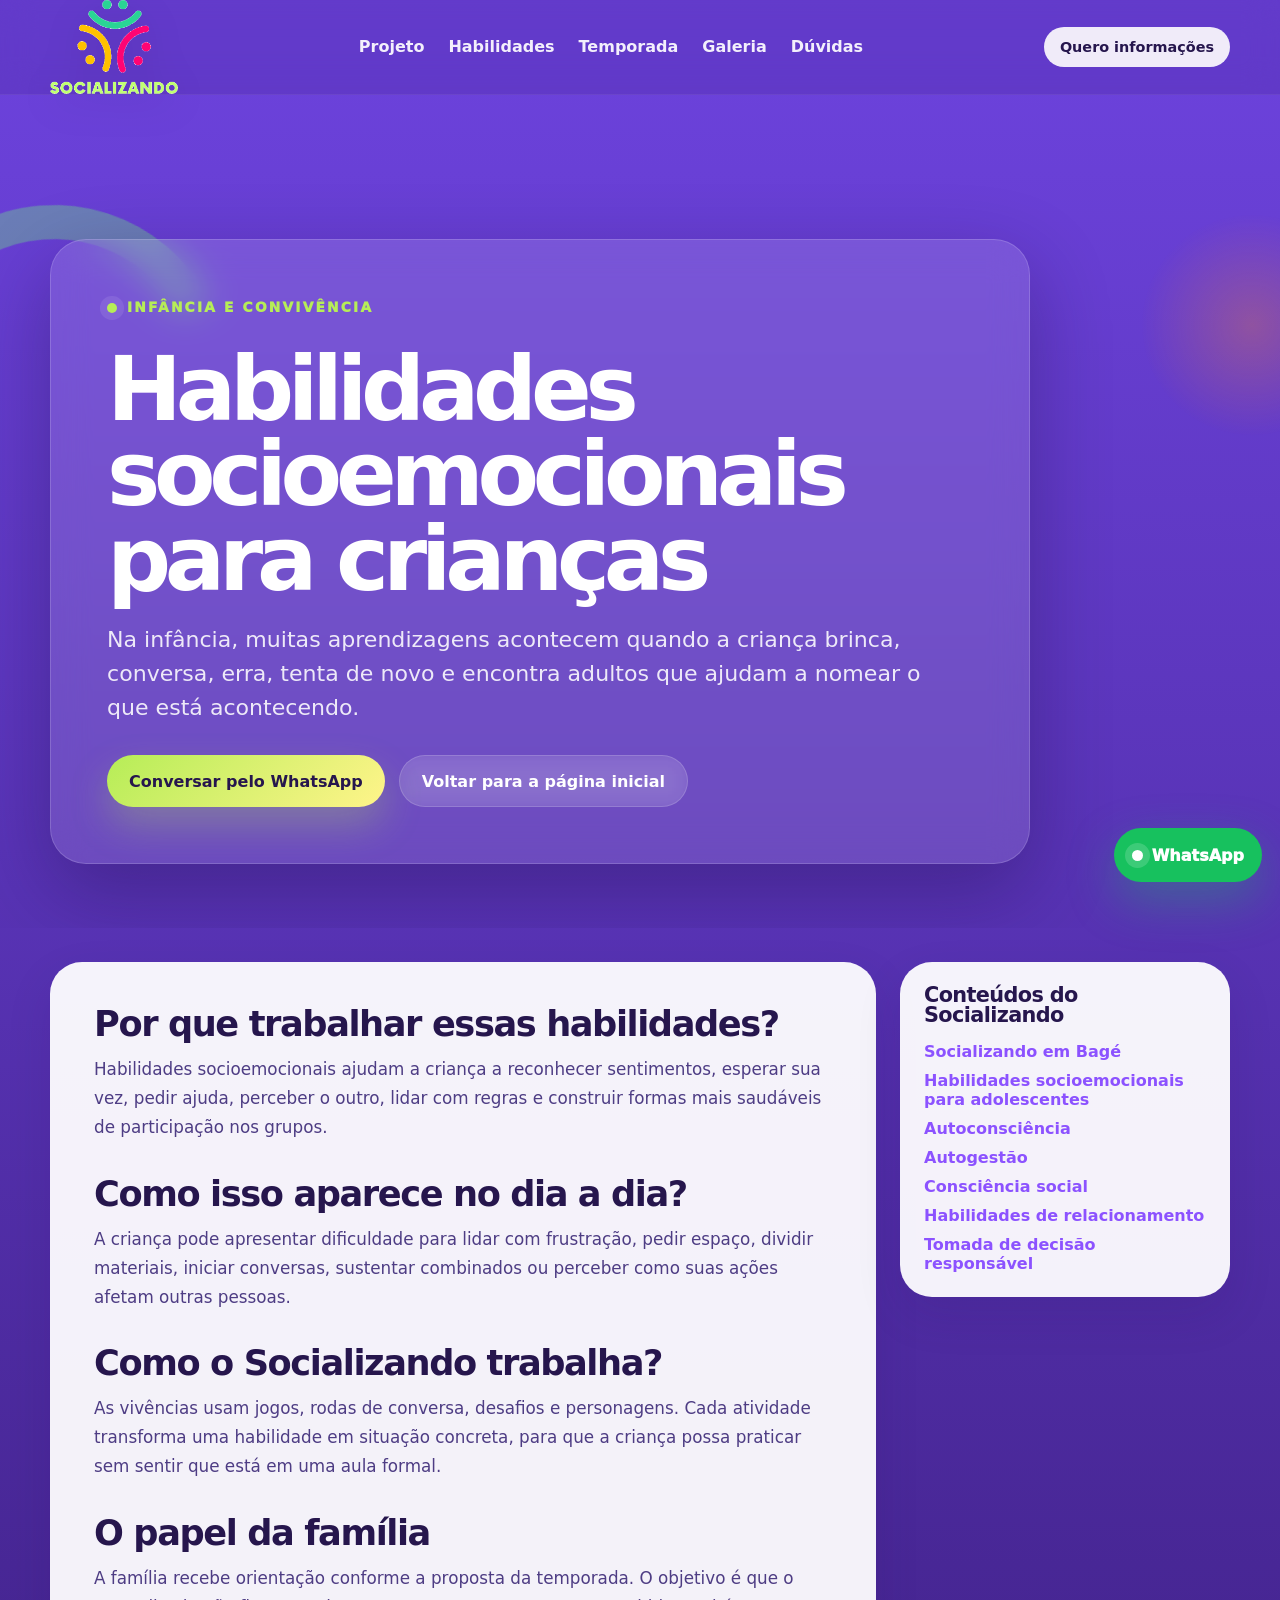
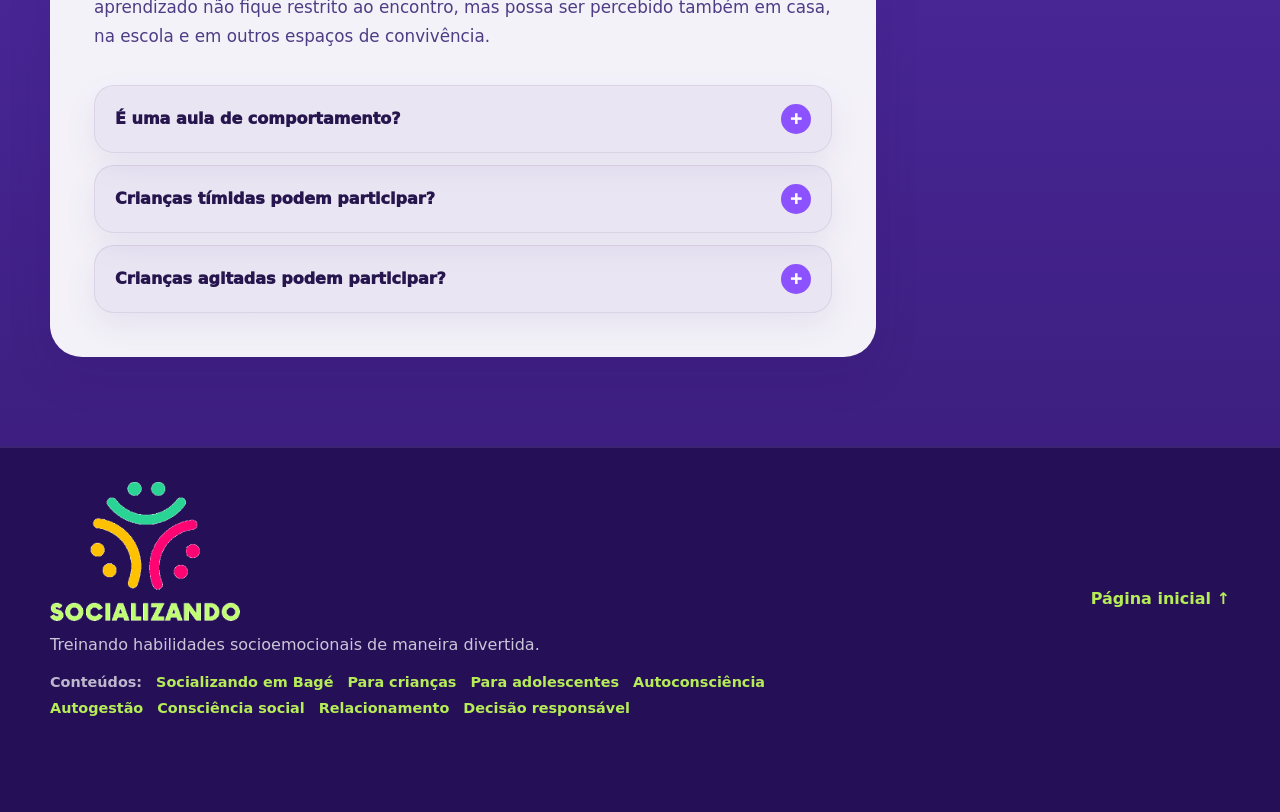
<file: habilidades-socioemocionais-para-criancas/index.html>
<!doctype html>
<html lang="pt-BR">
  <head>
    <meta charset="utf-8" />
    <meta name="viewport" content="width=device-width, initial-scale=1" />
    <title>Habilidades socioemocionais para crianças | Socializando</title>
    <meta name="description" content="Entenda como o Socializando trabalha habilidades socioemocionais para crianças por meio de jogos, desafios, convivência e personagens." />
    <meta name="theme-color" content="#8c52ff" />
    <meta name="robots" content="index,follow,max-image-preview:large,max-snippet:-1,max-video-preview:-1" />
    <link rel="canonical" href="https://www.projetosocializando.com.br/habilidades-socioemocionais-para-criancas/" />

    <meta property="og:locale" content="pt_BR" />
    <meta property="og:type" content="article" />
    <meta property="og:site_name" content="Socializando" />
    <meta property="og:title" content="Habilidades socioemocionais para crianças | Socializando" />
    <meta property="og:description" content="Entenda como o Socializando trabalha habilidades socioemocionais para crianças por meio de jogos, desafios, convivência e personagens." />
    <meta property="og:url" content="https://www.projetosocializando.com.br/habilidades-socioemocionais-para-criancas/" />
    <meta property="og:image" content="https://www.projetosocializando.com.br/assets/socializando-og.png" />
    <meta property="og:image:width" content="1200" />
    <meta property="og:image:height" content="630" />

    <meta name="twitter:card" content="summary_large_image" />
    <meta name="twitter:title" content="Habilidades socioemocionais para crianças | Socializando" />
    <meta name="twitter:description" content="Entenda como o Socializando trabalha habilidades socioemocionais para crianças por meio de jogos, desafios, convivência e personagens." />
    <meta name="twitter:image" content="https://www.projetosocializando.com.br/assets/socializando-og.png" />

    <link rel="icon" type="image/svg+xml" href="../assets/favicon.svg" />
    <link rel="icon" type="image/png" sizes="32x32" href="../assets/favicon-32x32.png" />
    <link rel="icon" type="image/png" sizes="16x16" href="../assets/favicon-16x16.png" />
    <link rel="icon" type="image/x-icon" href="../assets/favicon.ico" />
    <link rel="apple-touch-icon" sizes="180x180" href="../assets/apple-touch-icon.png" />
    <link rel="manifest" href="../site.webmanifest" />

    <link rel="stylesheet" href="../styles.css?v=4" />
    <link rel="stylesheet" href="../seo-pages.css?v=451" />

    <script type="application/ld+json">
[
  {
    "@context": "https://schema.org",
    "@type": "LocalBusiness",
    "@id": "https://www.projetosocializando.com.br/#localbusiness",
    "name": "Socializando",
    "url": "https://www.projetosocializando.com.br/",
    "image": "https://www.projetosocializando.com.br/assets/socializando-og.png",
    "logo": "https://www.projetosocializando.com.br/assets/logo-symbol.png",
    "description": "Vivências em grupo para crianças e adolescentes treinarem habilidades socioemocionais de maneira divertida, prática e acolhedora.",
    "telephone": "+5553999519569",
    "address": {
      "@type": "PostalAddress",
      "streetAddress": "General Osório, 1848, sala 102",
      "addressLocality": "Bagé",
      "addressRegion": "RS",
      "addressCountry": "BR"
    },
    "areaServed": {
      "@type": "City",
      "name": "Bagé"
    },
    "sameAs": [
      "https://www.instagram.com/socializandotreinandohs/"
    ]
  },
  {
    "@context": "https://schema.org",
    "@type": "WebPage",
    "@id": "https://www.projetosocializando.com.br/habilidades-socioemocionais-para-criancas/#webpage",
    "url": "https://www.projetosocializando.com.br/habilidades-socioemocionais-para-criancas/",
    "name": "Habilidades socioemocionais para crianças | Socializando",
    "description": "Entenda como o Socializando trabalha habilidades socioemocionais para crianças por meio de jogos, desafios, convivência e personagens.",
    "isPartOf": {
      "@id": "https://www.projetosocializando.com.br/#website"
    },
    "about": {
      "@id": "https://www.projetosocializando.com.br/#localbusiness"
    },
    "inLanguage": "pt-BR",
    "dateModified": "2026-08-01"
  },
  {
    "@context": "https://schema.org",
    "@type": "BreadcrumbList",
    "itemListElement": [
      {
        "@type": "ListItem",
        "position": 1,
        "name": "Início",
        "item": "https://www.projetosocializando.com.br/"
      },
      {
        "@type": "ListItem",
        "position": 2,
        "name": "Habilidades socioemocionais para crianças",
        "item": "https://www.projetosocializando.com.br/habilidades-socioemocionais-para-criancas/"
      }
    ]
  },
  {
    "@context": "https://schema.org",
    "@type": "FAQPage",
    "mainEntity": [
      {
        "@type": "Question",
        "name": "É uma aula de comportamento?",
        "acceptedAnswer": {
          "@type": "Answer",
          "text": "Não. A proposta é vivencial, com atividades práticas e linguagem acessível às crianças."
        }
      },
      {
        "@type": "Question",
        "name": "Crianças tímidas podem participar?",
        "acceptedAnswer": {
          "@type": "Answer",
          "text": "Podem, desde que a composição do grupo e a proposta da temporada façam sentido para o perfil da criança."
        }
      },
      {
        "@type": "Question",
        "name": "Crianças agitadas podem participar?",
        "acceptedAnswer": {
          "@type": "Answer",
          "text": "Podem, desde que a equipe avalie maturidade, segurança e possibilidade de participação no grupo."
        }
      }
    ]
  }
]
    </script>
    <script src="../script.js?v=4" defer></script>
  </head>
  <body>
    <div class="progress" aria-hidden="true"></div>
    <a class="skip-link" href="#conteudo">Pular para o conteúdo</a>

    <header class="site-header" data-header>
      <div class="container header-inner">
        <a class="brand" href="../" aria-label="Socializando — início">
          <img src="../assets/logo-wordmark.png" alt="Socializando" />
        </a>

        <nav class="main-nav" aria-label="Navegação principal">
          <a href="../#projeto">Projeto</a>
          <a href="../#habilidades">Habilidades</a>
          <a href="../#temporada">Temporada</a>
          <a href="../#galeria">Galeria</a>
          <a href="../#duvidas">Dúvidas</a>
        </nav>

        <a class="button button--secondary button--small" href="#" data-whatsapp="principal">Quero informações</a>
      </div>
    </header>

    <main id="conteudo">
      <section class="seo-hero">
        <div class="container">
          <div class="seo-hero__card reveal reveal--immediate">
            <p class="eyebrow">Infância e convivência</p>
            <h1>Habilidades socioemocionais para crianças</h1>
            <p class="seo-hero__lead">Na infância, muitas aprendizagens acontecem quando a criança brinca, conversa, erra, tenta de novo e encontra adultos que ajudam a nomear o que está acontecendo.</p>
            <div class="hero__actions">
              <a class="button button--primary" href="#" data-whatsapp="principal">Conversar pelo WhatsApp</a>
              <a class="button button--ghost" href="../">Voltar para a página inicial</a>
            </div>
          </div>
        </div>
      </section>

      <section class="seo-content">
        <div class="container seo-content__grid">
          <article class="seo-article reveal">
              <section>
                <h2>Por que trabalhar essas habilidades?</h2>
                <p>Habilidades socioemocionais ajudam a criança a reconhecer sentimentos, esperar sua vez, pedir ajuda, perceber o outro, lidar com regras e construir formas mais saudáveis de participação nos grupos.</p>
              </section>
              <section>
                <h2>Como isso aparece no dia a dia?</h2>
                <p>A criança pode apresentar dificuldade para lidar com frustração, pedir espaço, dividir materiais, iniciar conversas, sustentar combinados ou perceber como suas ações afetam outras pessoas.</p>
              </section>
              <section>
                <h2>Como o Socializando trabalha?</h2>
                <p>As vivências usam jogos, rodas de conversa, desafios e personagens. Cada atividade transforma uma habilidade em situação concreta, para que a criança possa praticar sem sentir que está em uma aula formal.</p>
              </section>
              <section>
                <h2>O papel da família</h2>
                <p>A família recebe orientação conforme a proposta da temporada. O objetivo é que o aprendizado não fique restrito ao encontro, mas possa ser percebido também em casa, na escola e em outros espaços de convivência.</p>
              </section>

            <div class="faq seo-faq">
                <details>
                  <summary>É uma aula de comportamento?</summary>
                  <p>Não. A proposta é vivencial, com atividades práticas e linguagem acessível às crianças.</p>
                </details>
                <details>
                  <summary>Crianças tímidas podem participar?</summary>
                  <p>Podem, desde que a composição do grupo e a proposta da temporada façam sentido para o perfil da criança.</p>
                </details>
                <details>
                  <summary>Crianças agitadas podem participar?</summary>
                  <p>Podem, desde que a equipe avalie maturidade, segurança e possibilidade de participação no grupo.</p>
                </details>
            </div>
          </article>

          <aside class="seo-aside reveal" aria-label="Conteúdos relacionados">
            <h2>Conteúdos do Socializando</h2>
            <ul>
                <li><a href="../socializando-bage/">Socializando em Bagé</a></li>
                <li><a href="../habilidades-socioemocionais-para-adolescentes/">Habilidades socioemocionais para adolescentes</a></li>
                <li><a href="../autoconsciencia/">Autoconsciência</a></li>
                <li><a href="../autogestao/">Autogestão</a></li>
                <li><a href="../consciencia-social/">Consciência social</a></li>
                <li><a href="../habilidades-de-relacionamento/">Habilidades de relacionamento</a></li>
                <li><a href="../tomada-de-decisao-responsavel/">Tomada de decisão responsável</a></li>
            </ul>
          </aside>
        </div>
      </section>
    </main>

    <footer class="site-footer">
      <div class="container footer-inner">
        <div>
          <img class="footer-logo" src="../assets/logo-wordmark.png" alt="Socializando" />
          <p>Treinando habilidades socioemocionais de maneira divertida.</p>
          <nav class="footer-links" aria-label="Conteúdos de apoio">
            <span>Conteúdos:</span>
            <a href="../socializando-bage/">Socializando em Bagé</a>
            <a href="../habilidades-socioemocionais-para-criancas/">Para crianças</a>
            <a href="../habilidades-socioemocionais-para-adolescentes/">Para adolescentes</a>
            <a href="../autoconsciencia/">Autoconsciência</a>
            <a href="../autogestao/">Autogestão</a>
            <a href="../consciencia-social/">Consciência social</a>
            <a href="../habilidades-de-relacionamento/">Relacionamento</a>
            <a href="../tomada-de-decisao-responsavel/">Decisão responsável</a>
          </nav>
        </div>
        <a href="../">Página inicial ↑</a>
      </div>
    </footer>

    <a class="whatsapp-float" href="#" data-whatsapp="principal" aria-label="Falar pelo WhatsApp">WhatsApp</a>
  </body>
</html>
</file>
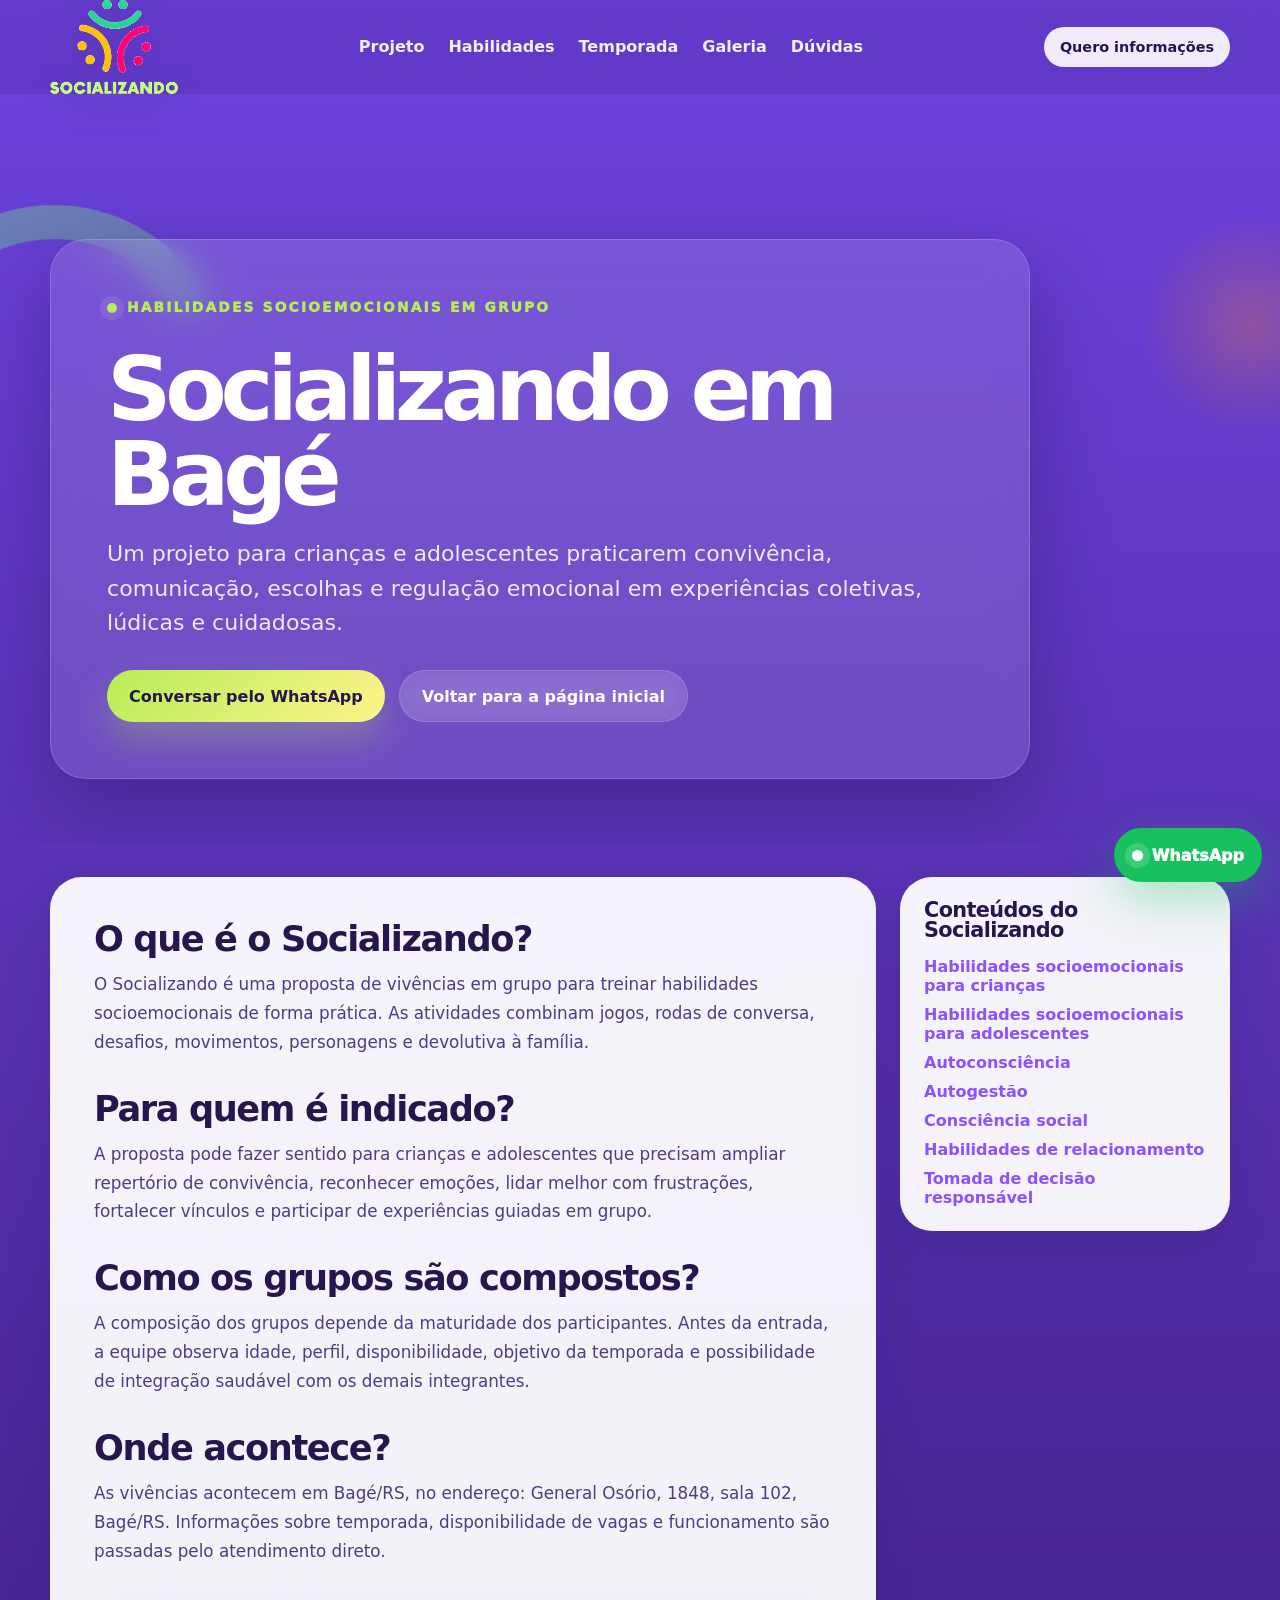
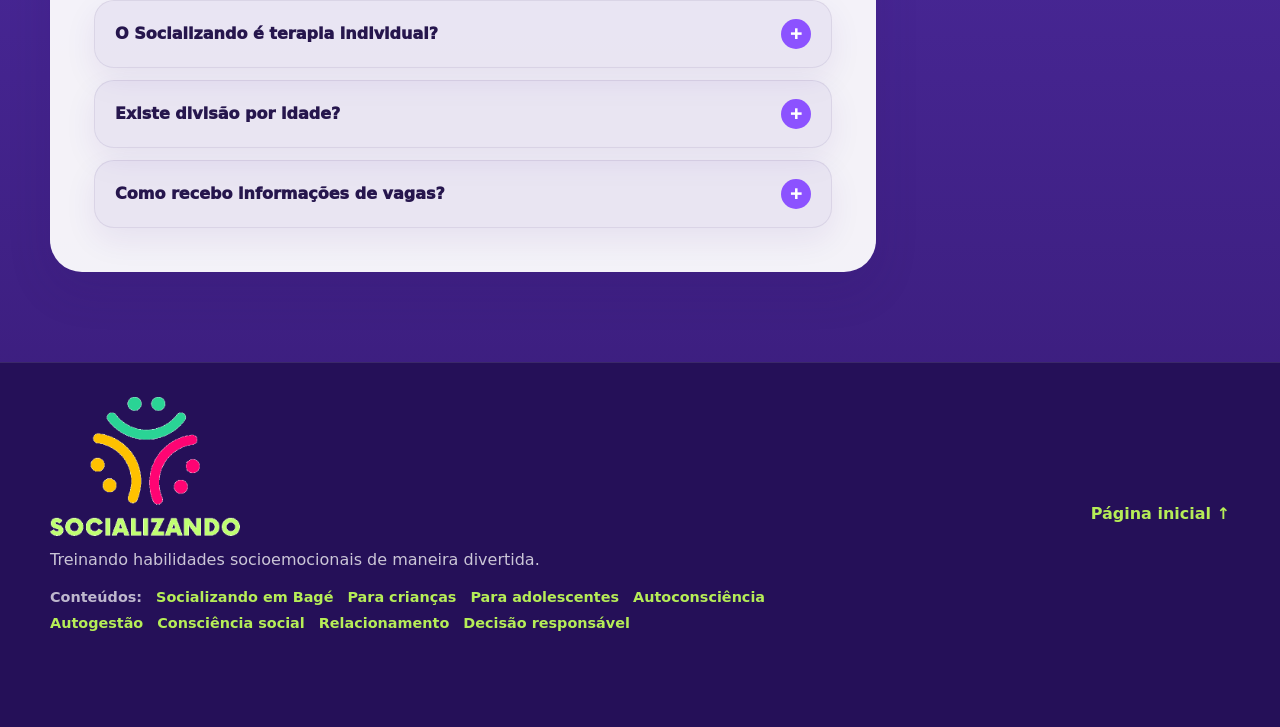
<file: socializando-bage/index.html>
<!doctype html>
<html lang="pt-BR">
  <head>
    <meta charset="utf-8" />
    <meta name="viewport" content="width=device-width, initial-scale=1" />
    <title>Socializando em Bagé | Habilidades socioemocionais em grupo</title>
    <meta name="description" content="Conheça o Socializando em Bagé: vivências em grupo para crianças e adolescentes treinarem habilidades socioemocionais com acolhimento, jogos e desafios." />
    <meta name="theme-color" content="#8c52ff" />
    <meta name="robots" content="index,follow,max-image-preview:large,max-snippet:-1,max-video-preview:-1" />
    <link rel="canonical" href="https://www.projetosocializando.com.br/socializando-bage/" />

    <meta property="og:locale" content="pt_BR" />
    <meta property="og:type" content="article" />
    <meta property="og:site_name" content="Socializando" />
    <meta property="og:title" content="Socializando em Bagé | Habilidades socioemocionais em grupo" />
    <meta property="og:description" content="Conheça o Socializando em Bagé: vivências em grupo para crianças e adolescentes treinarem habilidades socioemocionais com acolhimento, jogos e desafios." />
    <meta property="og:url" content="https://www.projetosocializando.com.br/socializando-bage/" />
    <meta property="og:image" content="https://www.projetosocializando.com.br/assets/socializando-og.png" />
    <meta property="og:image:width" content="1200" />
    <meta property="og:image:height" content="630" />

    <meta name="twitter:card" content="summary_large_image" />
    <meta name="twitter:title" content="Socializando em Bagé | Habilidades socioemocionais em grupo" />
    <meta name="twitter:description" content="Conheça o Socializando em Bagé: vivências em grupo para crianças e adolescentes treinarem habilidades socioemocionais com acolhimento, jogos e desafios." />
    <meta name="twitter:image" content="https://www.projetosocializando.com.br/assets/socializando-og.png" />

    <link rel="icon" type="image/svg+xml" href="../assets/favicon.svg" />
    <link rel="icon" type="image/png" sizes="32x32" href="../assets/favicon-32x32.png" />
    <link rel="icon" type="image/png" sizes="16x16" href="../assets/favicon-16x16.png" />
    <link rel="icon" type="image/x-icon" href="../assets/favicon.ico" />
    <link rel="apple-touch-icon" sizes="180x180" href="../assets/apple-touch-icon.png" />
    <link rel="manifest" href="../site.webmanifest" />

    <link rel="stylesheet" href="../styles.css?v=4" />
    <link rel="stylesheet" href="../seo-pages.css?v=451" />

    <script type="application/ld+json">
[
  {
    "@context": "https://schema.org",
    "@type": "LocalBusiness",
    "@id": "https://www.projetosocializando.com.br/#localbusiness",
    "name": "Socializando",
    "url": "https://www.projetosocializando.com.br/",
    "image": "https://www.projetosocializando.com.br/assets/socializando-og.png",
    "logo": "https://www.projetosocializando.com.br/assets/logo-symbol.png",
    "description": "Vivências em grupo para crianças e adolescentes treinarem habilidades socioemocionais de maneira divertida, prática e acolhedora.",
    "telephone": "+5553999519569",
    "address": {
      "@type": "PostalAddress",
      "streetAddress": "General Osório, 1848, sala 102",
      "addressLocality": "Bagé",
      "addressRegion": "RS",
      "addressCountry": "BR"
    },
    "areaServed": {
      "@type": "City",
      "name": "Bagé"
    },
    "sameAs": [
      "https://www.instagram.com/socializandotreinandohs/"
    ]
  },
  {
    "@context": "https://schema.org",
    "@type": "WebPage",
    "@id": "https://www.projetosocializando.com.br/socializando-bage/#webpage",
    "url": "https://www.projetosocializando.com.br/socializando-bage/",
    "name": "Socializando em Bagé | Habilidades socioemocionais em grupo",
    "description": "Conheça o Socializando em Bagé: vivências em grupo para crianças e adolescentes treinarem habilidades socioemocionais com acolhimento, jogos e desafios.",
    "isPartOf": {
      "@id": "https://www.projetosocializando.com.br/#website"
    },
    "about": {
      "@id": "https://www.projetosocializando.com.br/#localbusiness"
    },
    "inLanguage": "pt-BR",
    "dateModified": "2026-08-01"
  },
  {
    "@context": "https://schema.org",
    "@type": "BreadcrumbList",
    "itemListElement": [
      {
        "@type": "ListItem",
        "position": 1,
        "name": "Início",
        "item": "https://www.projetosocializando.com.br/"
      },
      {
        "@type": "ListItem",
        "position": 2,
        "name": "Socializando em Bagé",
        "item": "https://www.projetosocializando.com.br/socializando-bage/"
      }
    ]
  },
  {
    "@context": "https://schema.org",
    "@type": "FAQPage",
    "mainEntity": [
      {
        "@type": "Question",
        "name": "O Socializando é terapia individual?",
        "acceptedAnswer": {
          "@type": "Answer",
          "text": "Não. É uma experiência em grupo com vivências socioemocionais. Quando necessário, a orientação para atendimento individual deve ser feita caso a caso."
        }
      },
      {
        "@type": "Question",
        "name": "Existe divisão por idade?",
        "acceptedAnswer": {
          "@type": "Answer",
          "text": "A composição dos grupos depende da maturidade dos participantes."
        }
      },
      {
        "@type": "Question",
        "name": "Como recebo informações de vagas?",
        "acceptedAnswer": {
          "@type": "Answer",
          "text": "As informações sobre grupos, datas e disponibilidade ficam concentradas no atendimento pelo WhatsApp."
        }
      }
    ]
  }
]
    </script>
    <script src="../script.js?v=4" defer></script>
  </head>
  <body>
    <div class="progress" aria-hidden="true"></div>
    <a class="skip-link" href="#conteudo">Pular para o conteúdo</a>

    <header class="site-header" data-header>
      <div class="container header-inner">
        <a class="brand" href="../" aria-label="Socializando — início">
          <img src="../assets/logo-wordmark.png" alt="Socializando" />
        </a>

        <nav class="main-nav" aria-label="Navegação principal">
          <a href="../#projeto">Projeto</a>
          <a href="../#habilidades">Habilidades</a>
          <a href="../#temporada">Temporada</a>
          <a href="../#galeria">Galeria</a>
          <a href="../#duvidas">Dúvidas</a>
        </nav>

        <a class="button button--secondary button--small" href="#" data-whatsapp="principal">Quero informações</a>
      </div>
    </header>

    <main id="conteudo">
      <section class="seo-hero">
        <div class="container">
          <div class="seo-hero__card reveal reveal--immediate">
            <p class="eyebrow">Habilidades socioemocionais em grupo</p>
            <h1>Socializando em Bagé</h1>
            <p class="seo-hero__lead">Um projeto para crianças e adolescentes praticarem convivência, comunicação, escolhas e regulação emocional em experiências coletivas, lúdicas e cuidadosas.</p>
            <div class="hero__actions">
              <a class="button button--primary" href="#" data-whatsapp="principal">Conversar pelo WhatsApp</a>
              <a class="button button--ghost" href="../">Voltar para a página inicial</a>
            </div>
          </div>
        </div>
      </section>

      <section class="seo-content">
        <div class="container seo-content__grid">
          <article class="seo-article reveal">
              <section>
                <h2>O que é o Socializando?</h2>
                <p>O Socializando é uma proposta de vivências em grupo para treinar habilidades socioemocionais de forma prática. As atividades combinam jogos, rodas de conversa, desafios, movimentos, personagens e devolutiva à família.</p>
              </section>
              <section>
                <h2>Para quem é indicado?</h2>
                <p>A proposta pode fazer sentido para crianças e adolescentes que precisam ampliar repertório de convivência, reconhecer emoções, lidar melhor com frustrações, fortalecer vínculos e participar de experiências guiadas em grupo.</p>
              </section>
              <section>
                <h2>Como os grupos são compostos?</h2>
                <p>A composição dos grupos depende da maturidade dos participantes. Antes da entrada, a equipe observa idade, perfil, disponibilidade, objetivo da temporada e possibilidade de integração saudável com os demais integrantes.</p>
              </section>
              <section>
                <h2>Onde acontece?</h2>
                <p>As vivências acontecem em Bagé/RS, no endereço: General Osório, 1848, sala 102, Bagé/RS. Informações sobre temporada, disponibilidade de vagas e funcionamento são passadas pelo atendimento direto.</p>
              </section>

            <div class="faq seo-faq">
                <details>
                  <summary>O Socializando é terapia individual?</summary>
                  <p>Não. É uma experiência em grupo com vivências socioemocionais. Quando necessário, a orientação para atendimento individual deve ser feita caso a caso.</p>
                </details>
                <details>
                  <summary>Existe divisão por idade?</summary>
                  <p>A composição dos grupos depende da maturidade dos participantes.</p>
                </details>
                <details>
                  <summary>Como recebo informações de vagas?</summary>
                  <p>As informações sobre grupos, datas e disponibilidade ficam concentradas no atendimento pelo WhatsApp.</p>
                </details>
            </div>
          </article>

          <aside class="seo-aside reveal" aria-label="Conteúdos relacionados">
            <h2>Conteúdos do Socializando</h2>
            <ul>
                <li><a href="../habilidades-socioemocionais-para-criancas/">Habilidades socioemocionais para crianças</a></li>
                <li><a href="../habilidades-socioemocionais-para-adolescentes/">Habilidades socioemocionais para adolescentes</a></li>
                <li><a href="../autoconsciencia/">Autoconsciência</a></li>
                <li><a href="../autogestao/">Autogestão</a></li>
                <li><a href="../consciencia-social/">Consciência social</a></li>
                <li><a href="../habilidades-de-relacionamento/">Habilidades de relacionamento</a></li>
                <li><a href="../tomada-de-decisao-responsavel/">Tomada de decisão responsável</a></li>
            </ul>
          </aside>
        </div>
      </section>
    </main>

    <footer class="site-footer">
      <div class="container footer-inner">
        <div>
          <img class="footer-logo" src="../assets/logo-wordmark.png" alt="Socializando" />
          <p>Treinando habilidades socioemocionais de maneira divertida.</p>
          <nav class="footer-links" aria-label="Conteúdos de apoio">
            <span>Conteúdos:</span>
            <a href="../socializando-bage/">Socializando em Bagé</a>
            <a href="../habilidades-socioemocionais-para-criancas/">Para crianças</a>
            <a href="../habilidades-socioemocionais-para-adolescentes/">Para adolescentes</a>
            <a href="../autoconsciencia/">Autoconsciência</a>
            <a href="../autogestao/">Autogestão</a>
            <a href="../consciencia-social/">Consciência social</a>
            <a href="../habilidades-de-relacionamento/">Relacionamento</a>
            <a href="../tomada-de-decisao-responsavel/">Decisão responsável</a>
          </nav>
        </div>
        <a href="../">Página inicial ↑</a>
      </div>
    </footer>

    <a class="whatsapp-float" href="#" data-whatsapp="principal" aria-label="Falar pelo WhatsApp">WhatsApp</a>
  </body>
</html>
</file>
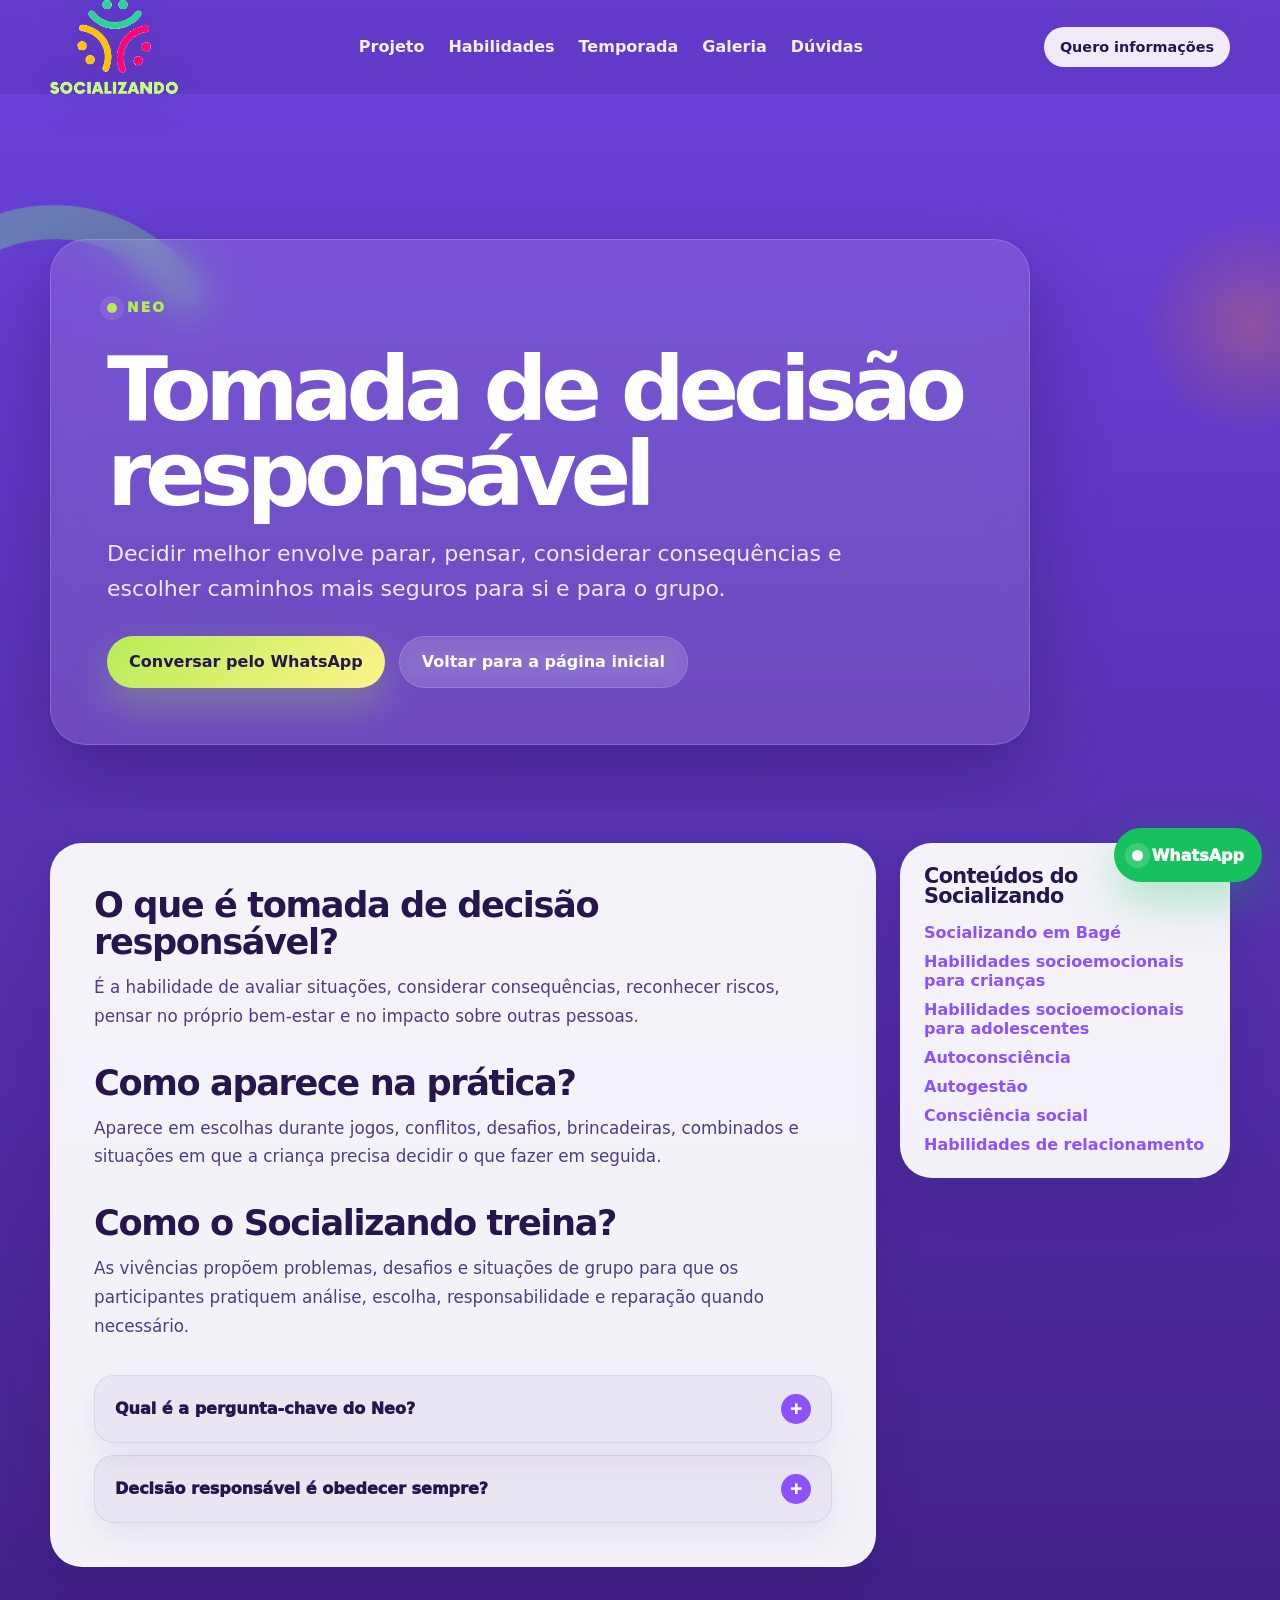
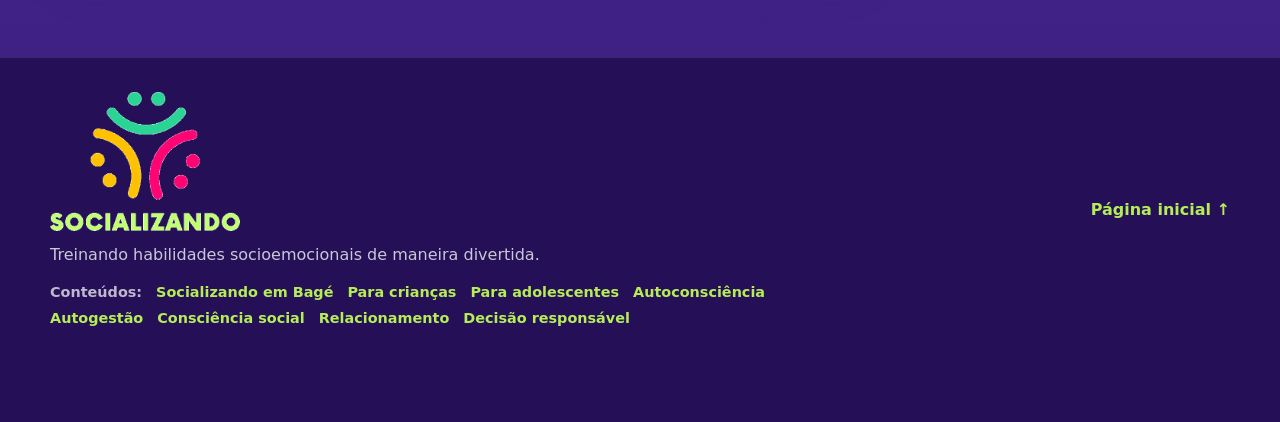
<file: tomada-de-decisao-responsavel/index.html>
<!doctype html>
<html lang="pt-BR">
  <head>
    <meta charset="utf-8" />
    <meta name="viewport" content="width=device-width, initial-scale=1" />
    <title>Tomada de decisão responsável | Neo no Socializando</title>
    <meta name="description" content="Tomada de decisão responsável é pensar em escolhas, consequências e cuidado consigo e com os outros. No Socializando, ela é representada por Neo." />
    <meta name="theme-color" content="#8c52ff" />
    <meta name="robots" content="index,follow,max-image-preview:large,max-snippet:-1,max-video-preview:-1" />
    <link rel="canonical" href="https://www.projetosocializando.com.br/tomada-de-decisao-responsavel/" />

    <meta property="og:locale" content="pt_BR" />
    <meta property="og:type" content="article" />
    <meta property="og:site_name" content="Socializando" />
    <meta property="og:title" content="Tomada de decisão responsável | Neo no Socializando" />
    <meta property="og:description" content="Tomada de decisão responsável é pensar em escolhas, consequências e cuidado consigo e com os outros. No Socializando, ela é representada por Neo." />
    <meta property="og:url" content="https://www.projetosocializando.com.br/tomada-de-decisao-responsavel/" />
    <meta property="og:image" content="https://www.projetosocializando.com.br/assets/socializando-og.png" />
    <meta property="og:image:width" content="1200" />
    <meta property="og:image:height" content="630" />

    <meta name="twitter:card" content="summary_large_image" />
    <meta name="twitter:title" content="Tomada de decisão responsável | Neo no Socializando" />
    <meta name="twitter:description" content="Tomada de decisão responsável é pensar em escolhas, consequências e cuidado consigo e com os outros. No Socializando, ela é representada por Neo." />
    <meta name="twitter:image" content="https://www.projetosocializando.com.br/assets/socializando-og.png" />

    <link rel="icon" type="image/svg+xml" href="../assets/favicon.svg" />
    <link rel="icon" type="image/png" sizes="32x32" href="../assets/favicon-32x32.png" />
    <link rel="icon" type="image/png" sizes="16x16" href="../assets/favicon-16x16.png" />
    <link rel="icon" type="image/x-icon" href="../assets/favicon.ico" />
    <link rel="apple-touch-icon" sizes="180x180" href="../assets/apple-touch-icon.png" />
    <link rel="manifest" href="../site.webmanifest" />

    <link rel="stylesheet" href="../styles.css?v=4" />
    <link rel="stylesheet" href="../seo-pages.css?v=451" />

    <script type="application/ld+json">
[
  {
    "@context": "https://schema.org",
    "@type": "LocalBusiness",
    "@id": "https://www.projetosocializando.com.br/#localbusiness",
    "name": "Socializando",
    "url": "https://www.projetosocializando.com.br/",
    "image": "https://www.projetosocializando.com.br/assets/socializando-og.png",
    "logo": "https://www.projetosocializando.com.br/assets/logo-symbol.png",
    "description": "Vivências em grupo para crianças e adolescentes treinarem habilidades socioemocionais de maneira divertida, prática e acolhedora.",
    "telephone": "+5553999519569",
    "address": {
      "@type": "PostalAddress",
      "streetAddress": "General Osório, 1848, sala 102",
      "addressLocality": "Bagé",
      "addressRegion": "RS",
      "addressCountry": "BR"
    },
    "areaServed": {
      "@type": "City",
      "name": "Bagé"
    },
    "sameAs": [
      "https://www.instagram.com/socializandotreinandohs/"
    ]
  },
  {
    "@context": "https://schema.org",
    "@type": "WebPage",
    "@id": "https://www.projetosocializando.com.br/tomada-de-decisao-responsavel/#webpage",
    "url": "https://www.projetosocializando.com.br/tomada-de-decisao-responsavel/",
    "name": "Tomada de decisão responsável | Neo no Socializando",
    "description": "Tomada de decisão responsável é pensar em escolhas, consequências e cuidado consigo e com os outros. No Socializando, ela é representada por Neo.",
    "isPartOf": {
      "@id": "https://www.projetosocializando.com.br/#website"
    },
    "about": {
      "@id": "https://www.projetosocializando.com.br/#localbusiness"
    },
    "inLanguage": "pt-BR",
    "dateModified": "2026-08-01"
  },
  {
    "@context": "https://schema.org",
    "@type": "BreadcrumbList",
    "itemListElement": [
      {
        "@type": "ListItem",
        "position": 1,
        "name": "Início",
        "item": "https://www.projetosocializando.com.br/"
      },
      {
        "@type": "ListItem",
        "position": 2,
        "name": "Tomada de decisão responsável",
        "item": "https://www.projetosocializando.com.br/tomada-de-decisao-responsavel/"
      }
    ]
  },
  {
    "@context": "https://schema.org",
    "@type": "FAQPage",
    "mainEntity": [
      {
        "@type": "Question",
        "name": "Qual é a pergunta-chave do Neo?",
        "acceptedAnswer": {
          "@type": "Answer",
          "text": "Qual é a melhor escolha agora?"
        }
      },
      {
        "@type": "Question",
        "name": "Decisão responsável é obedecer sempre?",
        "acceptedAnswer": {
          "@type": "Answer",
          "text": "Não. É aprender a pensar antes de agir e considerar segurança, respeito, consequências e contexto."
        }
      }
    ]
  }
]
    </script>
    <script src="../script.js?v=4" defer></script>
  </head>
  <body>
    <div class="progress" aria-hidden="true"></div>
    <a class="skip-link" href="#conteudo">Pular para o conteúdo</a>

    <header class="site-header" data-header>
      <div class="container header-inner">
        <a class="brand" href="../" aria-label="Socializando — início">
          <img src="../assets/logo-wordmark.png" alt="Socializando" />
        </a>

        <nav class="main-nav" aria-label="Navegação principal">
          <a href="../#projeto">Projeto</a>
          <a href="../#habilidades">Habilidades</a>
          <a href="../#temporada">Temporada</a>
          <a href="../#galeria">Galeria</a>
          <a href="../#duvidas">Dúvidas</a>
        </nav>

        <a class="button button--secondary button--small" href="#" data-whatsapp="principal">Quero informações</a>
      </div>
    </header>

    <main id="conteudo">
      <section class="seo-hero">
        <div class="container">
          <div class="seo-hero__card reveal reveal--immediate">
            <p class="eyebrow">Neo</p>
            <h1>Tomada de decisão responsável</h1>
            <p class="seo-hero__lead">Decidir melhor envolve parar, pensar, considerar consequências e escolher caminhos mais seguros para si e para o grupo.</p>
            <div class="hero__actions">
              <a class="button button--primary" href="#" data-whatsapp="principal">Conversar pelo WhatsApp</a>
              <a class="button button--ghost" href="../">Voltar para a página inicial</a>
            </div>
          </div>
        </div>
      </section>

      <section class="seo-content">
        <div class="container seo-content__grid">
          <article class="seo-article reveal">
              <section>
                <h2>O que é tomada de decisão responsável?</h2>
                <p>É a habilidade de avaliar situações, considerar consequências, reconhecer riscos, pensar no próprio bem-estar e no impacto sobre outras pessoas.</p>
              </section>
              <section>
                <h2>Como aparece na prática?</h2>
                <p>Aparece em escolhas durante jogos, conflitos, desafios, brincadeiras, combinados e situações em que a criança precisa decidir o que fazer em seguida.</p>
              </section>
              <section>
                <h2>Como o Socializando treina?</h2>
                <p>As vivências propõem problemas, desafios e situações de grupo para que os participantes pratiquem análise, escolha, responsabilidade e reparação quando necessário.</p>
              </section>

            <div class="faq seo-faq">
                <details>
                  <summary>Qual é a pergunta-chave do Neo?</summary>
                  <p>Qual é a melhor escolha agora?</p>
                </details>
                <details>
                  <summary>Decisão responsável é obedecer sempre?</summary>
                  <p>Não. É aprender a pensar antes de agir e considerar segurança, respeito, consequências e contexto.</p>
                </details>
            </div>
          </article>

          <aside class="seo-aside reveal" aria-label="Conteúdos relacionados">
            <h2>Conteúdos do Socializando</h2>
            <ul>
                <li><a href="../socializando-bage/">Socializando em Bagé</a></li>
                <li><a href="../habilidades-socioemocionais-para-criancas/">Habilidades socioemocionais para crianças</a></li>
                <li><a href="../habilidades-socioemocionais-para-adolescentes/">Habilidades socioemocionais para adolescentes</a></li>
                <li><a href="../autoconsciencia/">Autoconsciência</a></li>
                <li><a href="../autogestao/">Autogestão</a></li>
                <li><a href="../consciencia-social/">Consciência social</a></li>
                <li><a href="../habilidades-de-relacionamento/">Habilidades de relacionamento</a></li>
            </ul>
          </aside>
        </div>
      </section>
    </main>

    <footer class="site-footer">
      <div class="container footer-inner">
        <div>
          <img class="footer-logo" src="../assets/logo-wordmark.png" alt="Socializando" />
          <p>Treinando habilidades socioemocionais de maneira divertida.</p>
          <nav class="footer-links" aria-label="Conteúdos de apoio">
            <span>Conteúdos:</span>
            <a href="../socializando-bage/">Socializando em Bagé</a>
            <a href="../habilidades-socioemocionais-para-criancas/">Para crianças</a>
            <a href="../habilidades-socioemocionais-para-adolescentes/">Para adolescentes</a>
            <a href="../autoconsciencia/">Autoconsciência</a>
            <a href="../autogestao/">Autogestão</a>
            <a href="../consciencia-social/">Consciência social</a>
            <a href="../habilidades-de-relacionamento/">Relacionamento</a>
            <a href="../tomada-de-decisao-responsavel/">Decisão responsável</a>
          </nav>
        </div>
        <a href="../">Página inicial ↑</a>
      </div>
    </footer>

    <a class="whatsapp-float" href="#" data-whatsapp="principal" aria-label="Falar pelo WhatsApp">WhatsApp</a>
  </body>
</html>
</file>
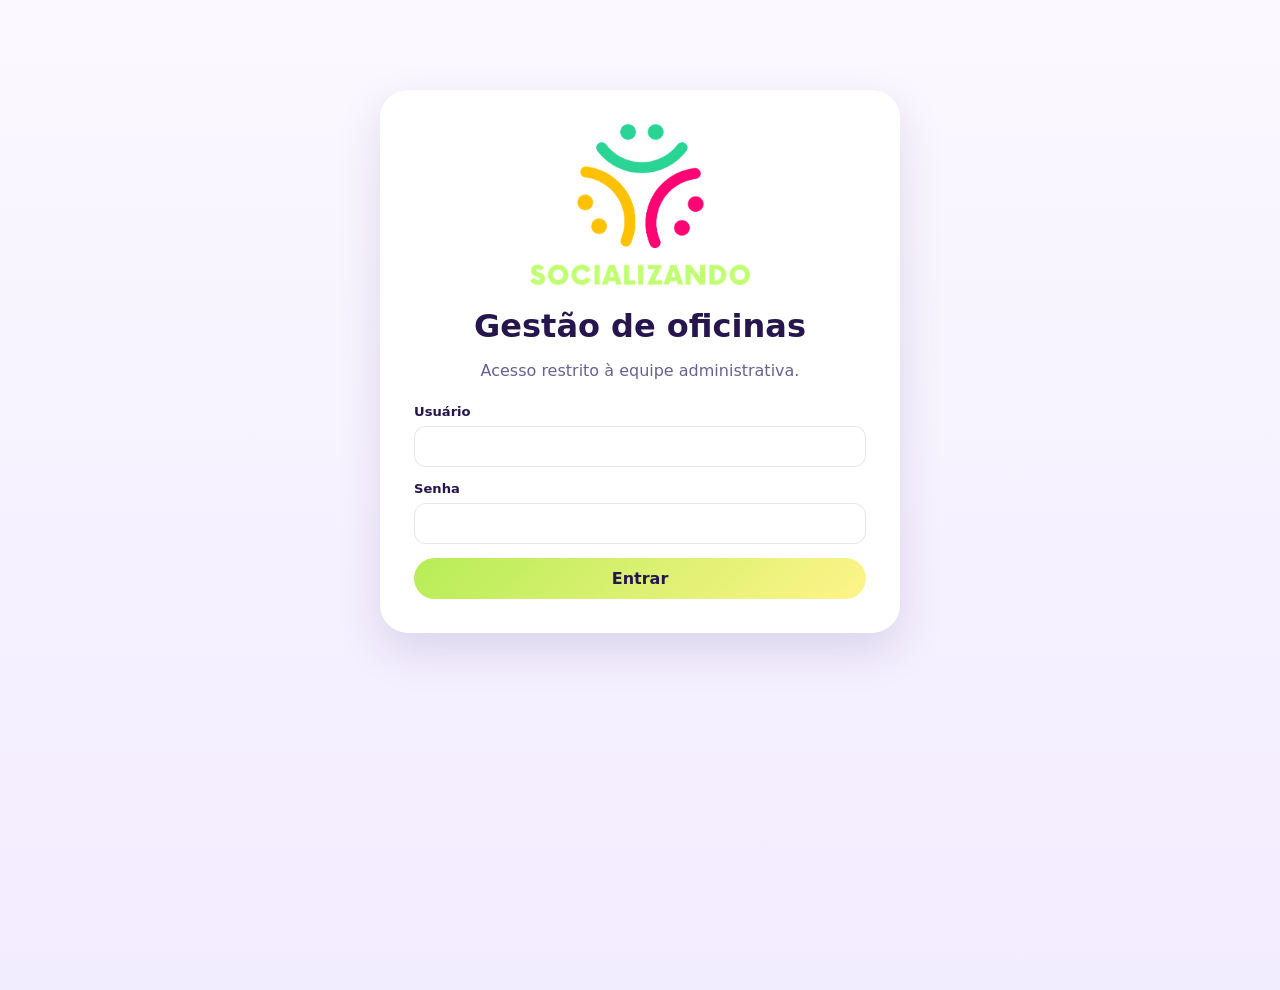
<file: oficinas/admin.html>
<!doctype html>
<html lang="pt-BR">
<head>
  <meta charset="utf-8" />
  <meta name="viewport" content="width=device-width,initial-scale=1" />
  <meta name="robots" content="noindex,nofollow" />
  <title>Gestão de Oficinas | Socializando</title>
  <link rel="icon" href="../assets/favicon.svg" type="image/svg+xml" />
  <link rel="stylesheet" href="admin.css?v=490" />
  <script src="supabase-config.js?v=484" defer></script>
  <script type="module" src="admin.js?v=491"></script>
</head>
<body>
  <div data-admin-app><div class="admin-notice">Carregando painel...</div></div>
</body>
</html>
</file>
<file: styles.css>
:root {
  --purple-950: #251058;
  --purple-900: #31136f;
  --purple-850: #4827a7;
  --purple-800: #5d39c7;
  --purple-700: #8c52ff;
  --purple-200: #eee7ff;
  --cream: #fbf8ff;
  --soft: #f5f0ff;
  --ink: #26164d;
  --muted: #695f92;
  --white: #ffffff;
  --green: #31cd97;
  --lime: #b6ed57;
  --yellow: #ffc400;
  --orange: #ff8a2a;
  --pink: #ff0b7a;
  --shadow: 0 28px 80px rgba(25, 9, 60, 0.32);
  --shadow-soft: 0 18px 45px rgba(41, 20, 91, 0.12);
  --line: rgba(41, 20, 91, 0.08);
  --radius-xl: 38px;
  --radius-lg: 28px;
  --radius-md: 22px;
  --container: 1180px;
}

* { box-sizing: border-box; }
html { scroll-behavior: smooth; }
body {
  margin: 0;
  font-family: Inter, ui-sans-serif, system-ui, -apple-system, BlinkMacSystemFont, "Segoe UI", sans-serif;
  color: var(--white);
  background: linear-gradient(180deg, #6d43de 0%, #34186f 100%);
  overflow-x: hidden;
}
img { display: block; max-width: 100%; }
a { color: inherit; text-decoration: none; }
p { margin: 0; line-height: 1.7; }
h1, h2, h3 { margin: 0; line-height: .96; letter-spacing: -0.04em; }
.container { width: min(var(--container), calc(100% - 40px)); margin: 0 auto; }

.skip-link {
  position: absolute;
  left: 16px;
  top: -60px;
  background: var(--white);
  color: var(--ink);
  padding: 10px 14px;
  border-radius: 12px;
  z-index: 200;
}
.skip-link:focus { top: 14px; }

.preloader {
  position: fixed;
  inset: 0;
  z-index: 160;
  display: grid;
  place-items: center;
  background: radial-gradient(circle at 50% 30%, #9d75ff 0%, #6d43de 42%, #2b145f 100%);
  transition: opacity .55s ease, visibility .55s ease;
}
.preloader img {
  width: min(180px, 34vw);
  filter: drop-shadow(0 18px 28px rgba(0,0,0,.16));
  animation: pulse 1.8s ease-in-out infinite;
}
body.loaded .preloader { opacity: 0; visibility: hidden; }
@keyframes pulse { 0%,100% { transform: scale(1); } 50% { transform: scale(1.04); } }

.progress {
  position: fixed;
  top: 0;
  left: 0;
  z-index: 150;
  height: 4px;
  width: 0;
  background: linear-gradient(90deg, var(--lime), var(--green), var(--yellow), var(--pink));
}

.site-header {
  position: sticky;
  top: 0;
  z-index: 120;
  background: rgba(43, 20, 95, 0.14);
  border-bottom: 1px solid rgba(255,255,255,.06);
  backdrop-filter: blur(16px);
  transition: background .25s ease, box-shadow .25s ease, border-color .25s ease;
}
.site-header.is-scrolled {
  background: rgba(38, 17, 90, .74);
  border-color: rgba(255,255,255,.10);
  box-shadow: 0 16px 34px rgba(20,8,54,.22);
}
.header-inner {
  min-height: 84px;
  display: flex;
  align-items: center;
  justify-content: space-between;
  gap: 22px;
}
.brand img {
  width: clamp(92px, 10vw, 128px);
  filter: drop-shadow(0 8px 20px rgba(10,10,10,.12));
}
.main-nav {
  display: flex;
  align-items: center;
  gap: 24px;
  font-weight: 800;
  color: rgba(255,255,255,.92);
}
.main-nav a {
  position: relative;
}
.main-nav a::after {
  content: "";
  position: absolute;
  left: 0;
  bottom: -6px;
  width: 100%;
  height: 2px;
  transform: scaleX(0);
  transform-origin: left;
  transition: transform .22s ease;
  background: linear-gradient(90deg, var(--lime), var(--green));
}
.main-nav a:hover::after { transform: scaleX(1); }

.mobile-nav-toggle {
  display: none;
  min-height: 42px;
  padding: 0 13px;
  align-items: center;
  gap: 9px;
  border: 1px solid rgba(255,255,255,.16);
  border-radius: 999px;
  color: var(--white);
  background: rgba(255,255,255,.09);
  font: inherit;
  font-size: .84rem;
  font-weight: 900;
  cursor: pointer;
  backdrop-filter: blur(10px);
}
.mobile-nav-toggle__icon {
  width: 18px;
  display: grid;
  gap: 3px;
}
.mobile-nav-toggle__icon i {
  display: block;
  height: 2px;
  border-radius: 999px;
  background: currentColor;
  transition: transform .2s ease, opacity .2s ease;
}
.mobile-nav-toggle[aria-expanded="true"] .mobile-nav-toggle__icon i:nth-child(1) { transform: translateY(5px) rotate(45deg); }
.mobile-nav-toggle[aria-expanded="true"] .mobile-nav-toggle__icon i:nth-child(2) { opacity: 0; }
.mobile-nav-toggle[aria-expanded="true"] .mobile-nav-toggle__icon i:nth-child(3) { transform: translateY(-5px) rotate(-45deg); }


.button {
  min-height: 52px;
  padding: 0 22px;
  border-radius: 999px;
  display: inline-flex;
  align-items: center;
  justify-content: center;
  gap: 10px;
  font-weight: 900;
  transition: transform .22s ease, box-shadow .22s ease, background .22s ease, color .22s ease;
}
.button:hover { transform: translateY(-3px); }
.button--small { min-height: 40px; padding: 0 16px; font-size: .9rem; }
.button--primary {
  color: var(--ink);
  background: linear-gradient(135deg, var(--lime), #fff48a);
  box-shadow: 0 18px 38px rgba(182, 237, 87, 0.28);
}
.button--secondary {
  color: var(--ink);
  background: rgba(255,255,255,.9);
}
.button--ghost {
  color: var(--white);
  background: rgba(255,255,255,.08);
  border: 1px solid rgba(255,255,255,.16);
  backdrop-filter: blur(10px);
}
.button--white {
  background: var(--white);
  color: var(--ink);
}

.hero {
  position: relative;
  overflow: hidden;
  min-height: calc(100vh - 84px);
  padding: 60px 0 56px;
  background:
    radial-gradient(circle at 16% 18%, rgba(255,196,0,.16), transparent 28%),
    radial-gradient(circle at 84% 18%, rgba(49,205,151,.16), transparent 26%),
    linear-gradient(135deg, #8c52ff 0%, #6a40d9 42%, #2c155f 100%);
}
.hero__shape {
  position: absolute;
  border-radius: 999px;
  pointer-events: none;
  opacity: .85;
}
.hero__shape--green {
  width: 520px;
  height: 520px;
  left: -240px;
  top: 32px;
  border: 50px solid rgba(111, 239, 128, .9);
  border-right-color: transparent;
  border-bottom-color: transparent;
  transform: rotate(14deg);
}
.hero__shape--orange {
  width: 340px;
  height: 340px;
  right: -110px;
  top: 48px;
  border: 38px solid rgba(255,138,42,.96);
  border-left-color: transparent;
  border-bottom-color: transparent;
  transform: rotate(20deg);
}
.hero__shape--pink {
  width: 220px;
  height: 220px;
  right: 26%;
  bottom: 8%;
  background: radial-gradient(circle, rgba(255,11,122,.24) 0%, rgba(255,11,122,0) 68%);
}
.hero__grid {
  position: relative;
  z-index: 1;
  display: grid;
  grid-template-columns: 1.02fr .98fr;
  gap: 42px;
  align-items: center;
}
.eyebrow {
  display: inline-flex;
  align-items: center;
  gap: 10px;
  margin-bottom: 16px;
  font-size: .86rem;
  text-transform: uppercase;
  letter-spacing: .16em;
  font-weight: 1000;
  color: var(--lime);
}
.eyebrow::before {
  content: "";
  width: 10px;
  height: 10px;
  border-radius: 50%;
  background: currentColor;
  box-shadow: 0 0 0 7px rgba(255,255,255,.09);
}
.eyebrow--purple { color: var(--purple-700); }
.hero h1 { font-size: clamp(3rem, 6.8vw, 6rem); max-width: 760px; }
.hero__lead {
  margin-top: 20px;
  max-width: 620px;
  font-size: 1.12rem;
  color: rgba(255,255,255,.90);
}
.hero__actions {
  display: flex;
  flex-wrap: wrap;
  gap: 14px;
  margin-top: 30px;
}
.hero__tags {
  display: flex;
  flex-wrap: wrap;
  gap: 12px;
  margin-top: 26px;
}
.hero__tags span {
  padding: 10px 14px;
  border-radius: 999px;
  font-weight: 900;
  font-size: .92rem;
  background: rgba(255,255,255,.10);
  border: 1px solid rgba(255,255,255,.16);
  backdrop-filter: blur(10px);
}
.hero__visual {
  display: grid;
  gap: 18px;
  align-content: center;
}
.hero-card {
  border-radius: var(--radius-xl);
  border: 1px solid rgba(255,255,255,.16);
  background: rgba(255,255,255,.09);
  box-shadow: var(--shadow);
  backdrop-filter: blur(16px);
  overflow: hidden;
}
.hero-card--info {
  display: grid;
  grid-template-columns: 120px 1fr;
  align-items: center;
  gap: 18px;
  padding: 24px 26px;
}
.hero-card--info-large {
  min-height: 320px;
}
.hero-card__symbol {
  width: 110px;
  filter: drop-shadow(0 12px 20px rgba(0,0,0,.12));
}
.hero-card__text {
  display: grid;
  gap: 10px;
}
.hero-card__text strong {
  font-size: 1.55rem;
  letter-spacing: -.02em;
}
.hero-card__text span {
  color: rgba(255,255,255,.82);
  font-size: 1.08rem;
}

.ribbon {
  overflow: hidden;
  border-top: 1px solid rgba(255,255,255,.08);
  border-bottom: 1px solid rgba(255,255,255,.08);
  background: #2d145e;
}
.ribbon__track {
  display: flex;
  width: max-content;
  gap: 44px;
  padding: 16px 0;
  font-size: .92rem;
  font-weight: 1000;
  text-transform: uppercase;
  letter-spacing: .18em;
  color: rgba(255,255,255,.86);
  animation: ribbon 24s linear infinite;
}
@keyframes ribbon { from { transform: translateX(0); } to { transform: translateX(-50%); } }

.section {
  position: relative;
  padding: 96px 0;
}
.section--light {
  background: var(--cream);
  color: var(--ink);
}
.section--soft {
  background: linear-gradient(180deg, #fdfbff 0%, #f4efff 100%);
  color: var(--ink);
}
.section--purple {
  background: linear-gradient(180deg, #4f2daf 0%, #2a135c 100%);
}
.section--gallery {
  background: #341774;
}
.section--faq {
  background: var(--soft);
  color: var(--ink);
}
.section-heading {
  max-width: 760px;
}
.section-heading--center {
  text-align: center;
  margin-inline: auto;
}
.section-heading h2 {
  font-size: clamp(2.3rem, 5vw, 4.1rem);
  color: var(--ink);
}
.section--purple .section-heading h2,
.section--purple .section-heading p,
.section--gallery .section-heading h2,
.section--gallery .section-heading p,
.section--gallery .eyebrow,
.hero h1,
.cta h2 { color: var(--white); }
.section-heading p:last-child {
  margin-top: 16px;
  color: var(--muted);
}
.section--purple .section-heading p:last-child,
.section--gallery .section-heading p:last-child { color: rgba(255,255,255,.84); }
.section-heading__logo {
  width: clamp(180px, 28vw, 330px);
  margin: 0 auto 14px;
  filter: drop-shadow(0 12px 20px rgba(20,8,54,.08));
}

.split {
  display: grid;
  grid-template-columns: .9fr 1.1fr;
  gap: 34px;
  align-items: start;
}
.split--center { align-items: center; }
.copy-card {
  padding: 34px;
  border-radius: var(--radius-xl);
  background: rgba(140,82,255,.07);
  border: 1px solid rgba(93,57,199,.10);
  box-shadow: var(--shadow-soft);
  display: grid;
  gap: 16px;
}

.highlights-grid {
  display: grid;
  grid-template-columns: repeat(4, 1fr);
  gap: 18px;
  margin-top: 34px;
}
.highlight {
  min-height: 220px;
  padding: 26px 24px;
  border-radius: var(--radius-lg);
  background: var(--white);
  border: 1px solid var(--line);
  box-shadow: var(--shadow-soft);
  position: relative;
  overflow: hidden;
  transition: transform .24s ease, box-shadow .24s ease;
}
.highlight:hover { transform: translateY(-8px); box-shadow: 0 24px 46px rgba(41,20,91,.12); }
.highlight::before {
  content: "";
  position: absolute;
  inset: 0 auto 0 0;
  width: 6px;
  background: linear-gradient(180deg, var(--green), var(--yellow), var(--pink));
}
.highlight strong {
  display: block;
  margin-bottom: 14px;
  font-size: 1.55rem;
  color: var(--ink);
}
.highlight p { color: var(--muted); }

.skills-grid {
  display: grid;
  grid-template-columns: repeat(5, 1fr);
  gap: 18px;
  margin-top: 34px;
}
.skill-card {
  min-height: 400px;
  padding: 18px 18px 22px;
  border-radius: 28px;
  background: rgba(255,255,255,.08);
  border: 1px solid rgba(255,255,255,.15);
  box-shadow: var(--shadow-soft);
  backdrop-filter: blur(14px);
  transition: transform .24s ease, background .24s ease;
}
.skill-card:hover {
  transform: translateY(-8px);
  background: rgba(255,255,255,.12);
}
.skill-card__figure {
  height: 176px;
  margin-bottom: 12px;
  display: grid;
  place-items: end center;
  position: relative;
}
.skill-card__figure::before {
  content: "";
  position: absolute;
  inset: 8px auto auto 50%;
  transform: translateX(-50%);
  width: 160px;
  height: 160px;
  border-radius: 50%;
  background: rgba(255,255,255,.07);
}
.skill-card__figure img {
  position: relative;
  z-index: 1;
  max-height: 172px;
  object-fit: contain;
  filter: drop-shadow(0 14px 20px rgba(21,9,52,.24));
}
.skill-card__label {
  display: inline-flex;
  padding: 7px 12px;
  border-radius: 999px;
  font-size: .82rem;
  font-weight: 1000;
  margin-bottom: 12px;
}
.skill-card h3 {
  font-size: 1.34rem;
  color: var(--white);
  margin-bottom: 10px;
}
.skill-card p {
  color: rgba(255,255,255,.84);
}
.skill-card--lumy .skill-card__label { background: rgba(49,205,151,.16); color: #bff8e0; }
.skill-card--viva .skill-card__label { background: rgba(255,138,42,.16); color: #ffe0c4; }
.skill-card--solly .skill-card__label { background: rgba(255,196,0,.16); color: #fff0b9; }
.skill-card--conny .skill-card__label { background: rgba(255,11,122,.16); color: #ffd2e7; }
.skill-card--neo .skill-card__label { background: rgba(182,153,255,.16); color: #eee4ff; }

.sticky { position: sticky; top: 106px; }
.timeline {
  display: grid;
  gap: 18px;
}
.timeline__item {
  padding: 22px 24px;
  border-radius: var(--radius-lg);
  background: var(--white);
  border: 1px solid var(--line);
  box-shadow: var(--shadow-soft);
  position: relative;
}
.timeline__item::before {
  content: "";
  position: absolute;
  inset: 0 auto 0 0;
  width: 7px;
  border-radius: 28px 0 0 28px;
  background: linear-gradient(180deg, var(--green), var(--yellow), var(--pink));
}
.timeline__item span {
  display: block;
  margin-bottom: 8px;
  font-size: .74rem;
  letter-spacing: .16em;
  text-transform: uppercase;
  font-weight: 1000;
  color: var(--purple-700);
}
.timeline__item strong {
  display: block;
  margin-bottom: 6px;
  color: var(--ink);
  font-size: 1.18rem;
}
.timeline__item p { color: var(--muted); }

.gallery-showcase {
  display: grid;
  grid-template-columns: repeat(3, minmax(0, 1fr));
  gap: 16px;
  margin-top: 34px;
  align-items: stretch;
}
.gallery-item {
  overflow: hidden;
  border-radius: 30px;
  border: 1px solid rgba(255,255,255,.14);
  box-shadow: var(--shadow-soft);
  background: rgba(255,255,255,.10);
  display: flex;
  flex-direction: column;
  min-height: 320px;
}
.gallery-item img {
  width: 100%;
  height: 250px;
  object-fit: cover;
  display: block;
  transition: transform .6s ease;
}
.gallery-item:hover img { transform: scale(1.02); }
.gallery-item figcaption {
  padding: 14px 16px 16px;
  color: var(--white);
  font-size: .92rem;
  font-weight: 800;
  line-height: 1.45;
  background: linear-gradient(180deg, rgba(255,255,255,.04) 0%, rgba(255,255,255,.08) 100%);
  margin-top: auto;
}
.gallery-stage {
  grid-row: span 2;
  overflow: hidden;
  border-radius: 34px;
  border: 1px solid rgba(255,255,255,.16);
  box-shadow: var(--shadow);
  background: linear-gradient(180deg, rgba(255,255,255,.12) 0%, rgba(255,255,255,.08) 100%);
  backdrop-filter: blur(14px);
  min-height: 656px;
  display: flex;
  flex-direction: column;
}
.gallery-stage__top {
  padding: 22px 22px 12px;
}
.gallery-stage__eyebrow {
  display: inline-flex;
  padding: 8px 12px;
  border-radius: 999px;
  font-size: .78rem;
  font-weight: 900;
  letter-spacing: .12em;
  text-transform: uppercase;
  color: var(--ink);
  background: linear-gradient(135deg, var(--lime), #fff0a0);
}
.gallery-stage__top h3 {
  margin-top: 14px;
  font-size: clamp(1.55rem, 2.3vw, 2.1rem);
  line-height: 1.02;
}
.gallery-stage__top p {
  margin-top: 12px;
  color: rgba(255,255,255,.84);
  font-size: .98rem;
}
.gallery-stage__arena {
  position: relative;
  flex: 1;
  margin: 10px 18px 18px;
  border-radius: 28px;
  overflow: hidden;
  min-height: 470px;
  background:
    radial-gradient(circle at 20% 24%, rgba(182,237,87,.18), transparent 30%),
    radial-gradient(circle at 88% 16%, rgba(255,138,42,.18), transparent 24%),
    linear-gradient(180deg, rgba(142,96,255,.84) 0%, rgba(77,37,167,.96) 58%, rgba(57,24,122,1) 100%);
}
.gallery-stage__decor {
  position: absolute;
  border-radius: 999px;
  opacity: .95;
  pointer-events: none;
}
.gallery-stage__decor--green {
  width: 210px;
  height: 210px;
  left: -104px;
  top: 38px;
  border: 24px solid rgba(111,239,128,.88);
  border-right-color: transparent;
  border-bottom-color: transparent;
  transform: rotate(18deg);
}
.gallery-stage__decor--orange {
  width: 138px;
  height: 138px;
  right: -34px;
  top: 26px;
  border: 20px solid rgba(255,138,42,.94);
  border-left-color: transparent;
  border-bottom-color: transparent;
  transform: rotate(18deg);
}
.gallery-stage__decor--pink {
  width: 180px;
  height: 180px;
  right: 22px;
  bottom: 76px;
  background: radial-gradient(circle, rgba(255,11,122,.22) 0%, rgba(255,11,122,0) 72%);
}
.gallery-stage__bubble {
  position: absolute;
  top: 30px;
  right: 24px;
  width: min(72%, 260px);
  padding: 18px 18px 16px;
  border-radius: 24px;
  background: rgba(255,255,255,.96);
  box-shadow: 0 18px 34px rgba(23, 8, 59, .22);
  color: var(--ink);
  opacity: 0;
  transform: translate3d(18px, 10px, 0) scale(.94);
  transition: opacity .28s ease, transform .34s cubic-bezier(.2,.8,.2,1);
}
.gallery-stage__bubble::before,
.gallery-stage__bubble::after {
  content: "";
  position: absolute;
  border-radius: 50%;
  background: rgba(255,255,255,.96);
}
.gallery-stage__bubble::before {
  width: 24px;
  height: 24px;
  left: 20px;
  bottom: -12px;
}
.gallery-stage__bubble::after {
  width: 12px;
  height: 12px;
  left: 12px;
  bottom: -26px;
}
.gallery-stage__bubble.is-visible {
  opacity: 1;
  transform: translate3d(0, 0, 0) scale(1);
}
.gallery-stage__skill {
  display: inline-flex;
  padding: 7px 10px;
  border-radius: 999px;
  font-size: .74rem;
  font-weight: 900;
  letter-spacing: .08em;
  text-transform: uppercase;
  color: var(--white);
  background: var(--stage-accent, var(--green));
}
.gallery-stage__bubble strong {
  display: block;
  margin-top: 12px;
  font-size: 1.3rem;
  line-height: 1;
  color: var(--ink);
}
.gallery-stage__bubble p {
  margin-top: 10px;
  font-size: 1rem;
  line-height: 1.48;
  color: #4e3d84;
}
.gallery-stage__ground {
  position: absolute;
  left: 0;
  right: 0;
  bottom: 0;
  height: 104px;
  background:
    linear-gradient(180deg, rgba(98,58,196,0) 0%, rgba(98,58,196,.12) 24%, rgba(27,11,66,.14) 100%),
    radial-gradient(ellipse at center, rgba(26,10,64,.40) 0%, rgba(26,10,64,0) 72%),
    linear-gradient(180deg, #4b1ea7 0%, #35106f 100%);
}
.gallery-stage__ground::before {
  content: "";
  position: absolute;
  left: 0;
  right: 0;
  top: 0;
  height: 18px;
  background: linear-gradient(90deg, rgba(255,255,255,.18) 0%, rgba(255,255,255,0) 100%);
}
.gallery-stage__character {
  position: absolute;
  left: 0;
  bottom: 40px;
  width: clamp(150px, 42%, 228px);
  transform: translate3d(-180px, 0, 0);
  will-change: transform;
  filter: drop-shadow(0 18px 18px rgba(18, 6, 49, .22));
  user-select: none;
  -webkit-user-drag: none;
}


.team-photo {
  border-radius: var(--radius-xl);
  overflow: hidden;
  box-shadow: var(--shadow-soft);
}
.team-photo img {
  width: 100%;
  aspect-ratio: 16/11;
  object-fit: cover;
}
.name-tags {
  display: flex;
  flex-wrap: wrap;
  gap: 10px;
  margin-top: 20px;
}
.name-tags span {
  padding: 10px 14px;
  border-radius: 999px;
  background: var(--white);
  color: var(--purple-900);
  font-weight: 900;
  box-shadow: 0 10px 22px rgba(65,30,138,.08);
}

.faq {
  display: grid;
  gap: 12px;
}
details {
  border: 1px solid var(--line);
  border-radius: 20px;
  background: var(--white);
  padding: 18px 20px;
  box-shadow: 0 12px 32px rgba(65,30,138,.08);
}
summary {
  cursor: pointer;
  list-style: none;
  display: flex;
  align-items: center;
  justify-content: space-between;
  gap: 18px;
  font-weight: 1000;
  color: var(--ink);
}
summary::-webkit-details-marker { display: none; }
summary::after {
  content: "+";
  width: 30px;
  height: 30px;
  border-radius: 50%;
  display: grid;
  place-items: center;
  background: var(--purple-700);
  color: var(--white);
  transition: transform .25s ease, background .25s ease;
}
details[open] summary::after {
  transform: rotate(45deg);
  background: var(--pink);
}
details p {
  margin-top: 12px;
  color: var(--muted);
}

.cta {
  padding: 96px 0;
  background:
    radial-gradient(circle at 82% 20%, rgba(255,196,0,.22), transparent 28%),
    linear-gradient(135deg, #8c52ff 0%, #5b33c4 44%, #26115a 100%);
}
.cta__box {
  min-height: 360px;
  display: grid;
  grid-template-columns: 1fr auto;
  align-items: center;
  gap: 24px;
  padding: 42px;
  border-radius: 42px;
  background: rgba(255,255,255,.10);
  border: 1px solid rgba(255,255,255,.18);
  box-shadow: var(--shadow);
  backdrop-filter: blur(16px);
}
.cta__logo {
  width: clamp(180px, 28vw, 330px);
  margin-bottom: 12px;
  filter: drop-shadow(0 12px 20px rgba(20,8,54,.10));
}
.cta__content p:last-child {
  margin-top: 16px;
  max-width: 660px;
  color: rgba(255,255,255,.86);
}

.site-footer {
  background: var(--purple-950);
  border-top: 1px solid rgba(255,255,255,.10);
  padding: 34px 0 96px;
}
.footer-inner {
  display: flex;
  align-items: center;
  justify-content: space-between;
  gap: 20px;
}
.footer-logo {
  width: clamp(150px, 18vw, 190px);
  margin-bottom: 10px;
}
.site-footer p {
  color: rgba(255,255,255,.76);
}
.site-footer a {
  font-weight: 900;
  color: var(--lime);
}

.whatsapp-float {
  position: fixed;
  right: 18px;
  bottom: 18px;
  z-index: 110;
  min-height: 54px;
  padding: 0 18px;
  border-radius: 999px;
  display: inline-flex;
  align-items: center;
  justify-content: center;
  background: #17c15e;
  color: var(--white);
  font-weight: 1000;
  box-shadow: 0 18px 48px rgba(23,193,94,.34);
}
.whatsapp-float::before {
  content: "";
  width: 11px;
  height: 11px;
  margin-right: 9px;
  border-radius: 50%;
  background: var(--white);
  box-shadow: 0 0 0 7px rgba(255,255,255,.16);
}

.reveal {
  opacity: 0;
  transform: translateY(28px);
  transition: opacity .8s ease, transform .8s cubic-bezier(.2,.8,.2,1);
}
.reveal.is-visible,
.reveal--immediate { opacity: 1; transform: translateY(0); }
.tilt-card {
  transform-style: preserve-3d;
  will-change: transform;
  transition: transform .25s ease;
}

@media (prefers-reduced-motion: reduce) {
  .gallery-stage__bubble,
  .gallery-stage__character,
  .gallery-stage__decor,
  .gallery-item img,
  .button,
  .reveal,
  .tilt-card {
    transition: none !important;
    animation: none !important;
  }
}

@media (max-width: 1160px) {
  .hero__grid,
  .split,
  .cta__box { grid-template-columns: 1fr; }
  .highlights-grid { grid-template-columns: repeat(2, 1fr); }
  .skills-grid { grid-template-columns: repeat(3, 1fr); }
  .sticky { position: static; }
  .gallery-showcase { grid-template-columns: repeat(2, minmax(0, 1fr)); }
  .gallery-stage { grid-column: span 2; min-height: 560px; }
}

@media (max-width: 840px) {
  .header-inner { position: relative; }
  .mobile-nav-toggle { display: inline-flex; margin-left: auto; }
  .main-nav {
    display: none;
    position: absolute;
    top: calc(100% + 10px);
    right: 0;
    z-index: 130;
    width: min(300px, calc(100vw - 34px));
    padding: 10px;
    grid-template-columns: 1fr;
    gap: 3px;
    border: 1px solid rgba(255,255,255,.12);
    border-radius: 20px;
    color: var(--white);
    background: rgba(38,17,90,.97);
    box-shadow: 0 22px 50px rgba(20,8,54,.34);
    backdrop-filter: blur(18px);
  }
  .main-nav.is-open { display: grid; }
  .main-nav a {
    padding: 12px 14px;
    border-radius: 13px;
  }
  .main-nav a:hover,
  .main-nav a:focus-visible { background: rgba(255,255,255,.09); }
  .main-nav a::after { display: none; }
  .skills-grid { grid-template-columns: repeat(2, 1fr); }
}

@media (max-width: 640px) {
  .container { width: min(var(--container), calc(100% - 26px)); }
  .site-header { width: min(1080px, calc(100% - 18px)); top: 8px; border-radius: 16px; }
  .header-inner { min-height: 62px; padding: 0 14px; }
  .button--small { display: none; }
  .hero { min-height: auto; padding-top: 36px; }
  .hero__actions,
  .highlights-grid,
  .skills-grid { display: grid; grid-template-columns: 1fr; }
  .gallery-showcase { grid-template-columns: 1fr; }
  .gallery-stage { grid-row: auto; grid-column: auto; min-height: 520px; }
  .gallery-stage__bubble { width: min(78%, 250px); }
  .gallery-item img { height: 230px; }
  .hero__actions .button,
  .cta__box .button { width: 100%; }
  .hero-card--info { grid-template-columns: 1fr; text-align: center; }
  .hero-card--info-large { min-height: auto; }
  .hero-card__symbol { margin: 0 auto; }
  .cta__box { padding: 28px; border-radius: 30px; }
  .footer-inner { flex-direction: column; align-items: flex-start; }
}


/* === Socializando v4.6.0 — módulo de oficinas (isolado) === */
.workshops-section { position: relative; overflow: hidden; }
.workshops-section::before {
  content: "";
  position: absolute;
  width: 420px;
  height: 420px;
  right: -210px;
  top: 80px;
  border-radius: 50%;
  border: 46px solid rgba(140,82,255,.08);
  pointer-events: none;
}
.workshops-status {
  margin: 34px auto 0;
  max-width: 720px;
  padding: 18px 22px;
  border-radius: 20px;
  text-align: center;
  color: var(--muted);
  background: rgba(255,255,255,.78);
  border: 1px solid var(--line);
}
.workshops-grid {
  display: grid;
  grid-template-columns: repeat(2, minmax(0,1fr));
  gap: 24px;
  margin-top: 38px;
}
.workshop-card {
  overflow: hidden;
  border-radius: 34px;
  background: var(--white);
  color: var(--ink);
  border: 1px solid var(--line);
  box-shadow: var(--shadow-soft);
}
.workshop-card__art {
  width: 100%;
  height: auto;
  object-fit: contain;
  background: var(--purple-200);
}
.workshop-card__body { padding: 26px; }
.workshop-card__body h3 {
  margin-top: 14px;
  font-size: clamp(1.7rem,3vw,2.35rem);
  color: var(--ink);
}
.workshop-card__body > p {
  margin-top: 12px;
  color: var(--muted);
}
.workshop-card__meta {
  display: flex;
  flex-wrap: wrap;
  gap: 9px;
}
.workshop-card__meta span {
  padding: 8px 11px;
  border-radius: 999px;
  font-size: .78rem;
  font-weight: 900;
  color: var(--purple-900);
  background: var(--purple-200);
}
.workshop-card__sessions {
  display: grid;
  gap: 10px;
  margin: 22px 0;
}
.workshop-session {
  width: 100%;
  padding: 14px 15px;
  display: grid;
  grid-template-columns: 1fr auto;
  gap: 4px 14px;
  text-align: left;
  border: 1px solid rgba(49,19,111,.12);
  border-radius: 18px;
  background: #fbf9ff;
  color: var(--ink);
  cursor: pointer;
  transition: border-color .2s ease, transform .2s ease, background .2s ease;
}
.workshop-session:hover:not(:disabled) { transform: translateY(-1px); border-color: rgba(140,82,255,.45); }
.workshop-session.is-selected { background: var(--purple-200); border-color: var(--purple-700); }
.workshop-session:disabled { opacity: .58; cursor: not-allowed; }
.workshop-session strong { grid-column: 1; font-size: .96rem; }
.workshop-session span { grid-column: 1; color: var(--muted); font-size: .88rem; }
.workshop-session em {
  grid-column: 2;
  grid-row: 1 / span 2;
  align-self: center;
  font-style: normal;
  font-size: .78rem;
  font-weight: 900;
  color: var(--purple-900);
}
.workshop-register { width: 100%; border: 0; cursor: pointer; }
.workshop-register:disabled { opacity: .55; cursor: not-allowed; }

.workshop-dialog {
  width: min(760px, calc(100% - 28px));
  max-height: min(90vh, 860px);
  padding: 0;
  border: 0;
  border-radius: 30px;
  color: var(--ink);
  background: var(--white);
  box-shadow: var(--shadow);
}
.workshop-dialog::backdrop { background: rgba(24,10,55,.72); backdrop-filter: blur(5px); }
.workshop-dialog__shell { position: relative; padding: 32px; }
.workshop-dialog__close {
  position: absolute;
  right: 18px;
  top: 16px;
  width: 38px;
  height: 38px;
  border: 0;
  border-radius: 50%;
  font-size: 1.6rem;
  color: var(--ink);
  background: var(--soft);
  cursor: pointer;
}
.workshop-dialog h3 {
  margin-top: 10px;
  font-size: clamp(1.8rem,4vw,2.7rem);
  color: var(--ink);
}
.workshop-dialog__session { margin-top: 12px; color: var(--muted); }
.workshop-form-grid {
  display: grid;
  grid-template-columns: 1fr 1fr;
  gap: 15px;
  margin: 24px 0 18px;
}
.workshop-form-grid__wide { grid-column: 1 / -1; }
.workshop-dialog label {
  display: grid;
  gap: 7px;
  font-size: .86rem;
  font-weight: 900;
  color: var(--purple-900);
}
.workshop-dialog label span { color: var(--muted); font-weight: 700; }
.workshop-dialog input,
.workshop-dialog textarea {
  width: 100%;
  padding: 13px 14px;
  border: 1px solid rgba(49,19,111,.16);
  border-radius: 14px;
  font: inherit;
  color: var(--ink);
  background: #fff;
  outline: none;
}
.workshop-dialog input:focus,
.workshop-dialog textarea:focus { border-color: var(--purple-700); box-shadow: 0 0 0 3px rgba(140,82,255,.12); }
.workshop-consent {
  grid-template-columns: auto 1fr !important;
  align-items: start;
  gap: 10px !important;
  font-weight: 700 !important;
  line-height: 1.5;
  color: var(--muted) !important;
}
.workshop-consent input { width: auto; margin-top: 4px; }
.workshop-payment-warning {
  margin: 16px 0;
  padding: 13px 15px;
  border-radius: 14px;
  color: #66551e;
  background: rgba(255,196,0,.13);
  border: 1px solid rgba(255,196,0,.26);
  font-size: .9rem;
}
.workshop-form-error {
  margin-top: 14px;
  color: #9a174c;
  font-weight: 800;
}
.workshop-qr {
  width: 242px;
  min-height: 242px;
  margin: 18px auto;
  padding: 16px;
  display: grid;
  place-items: center;
  border-radius: 22px;
  border: 1px solid var(--line);
  background: #fff;
  text-align: center;
  color: var(--muted);
}
.workshop-qr img, .workshop-qr canvas { max-width: 210px; }
.workshop-pix-actions { display: flex; flex-wrap: wrap; gap: 10px; margin-top: 14px; }
.workshop-dialog .button--ghost {
  color: var(--purple-900);
  background: var(--purple-200);
  border-color: rgba(140,82,255,.18);
}
.workshop-dialog [data-workshop-form-step="reported"] { text-align: center; padding: 24px 0 10px; }
.workshop-dialog [data-workshop-form-step="reported"] p:not(.eyebrow) { margin: 16px auto 22px; max-width: 540px; color: var(--muted); }

@media (max-width: 840px) {
  .workshops-grid { grid-template-columns: 1fr; }
}
@media (max-width: 640px) {
  .workshop-card__body { padding: 20px; }
  .workshop-form-grid { grid-template-columns: 1fr; }
  .workshop-form-grid__wide { grid-column: auto; }
  .workshop-dialog__shell { padding: 26px 18px 22px; }
  .workshop-session { grid-template-columns: 1fr; }
  .workshop-session em { grid-column: 1; grid-row: auto; }
  .workshop-pix-actions { display: grid; grid-template-columns: 1fr; }
  .workshop-pix-actions .button { width: 100%; }
}


/* === Socializando v4.6.0 — oficinas integradas à LP === */
.workshops-grid {
  grid-template-columns: 1fr;
  gap: clamp(28px, 4vw, 46px);
  margin-top: 42px;
}

.workshop-experience {
  --experience-accent: var(--purple-700);
  --experience-accent-2: var(--pink);
  --experience-deep: var(--purple-900);
  position: relative;
  display: grid;
  grid-template-columns: minmax(0, .82fr) minmax(0, 1.18fr);
  align-items: stretch;
  overflow: visible;
  border-radius: 42px;
  color: var(--ink);
  background: var(--white);
  border: 1px solid rgba(41,20,91,.09);
  box-shadow: 0 28px 70px rgba(41,20,91,.16);
  isolation: isolate;
}

.workshop-experience--jurassica {
  --experience-accent: #5ea33d;
  --experience-accent-2: #ef8d2f;
  --experience-deep: #315f2d;
}

.workshop-experience--squish {
  --experience-accent: #d7359b;
  --experience-accent-2: #8c52ff;
  --experience-deep: #5d237b;
}

.workshop-experience__visual {
  position: relative;
  min-width: 0;
  display: grid;
  place-items: center;
  padding: clamp(20px, 2.5vw, 32px);
  background:
    radial-gradient(circle at 16% 20%, color-mix(in srgb, var(--experience-accent-2) 26%, transparent), transparent 34%),
    radial-gradient(circle at 86% 84%, color-mix(in srgb, var(--experience-accent) 30%, transparent), transparent 36%),
    linear-gradient(145deg,
      color-mix(in srgb, var(--experience-deep) 94%, #ffffff 6%) 0%,
      color-mix(in srgb, var(--experience-accent) 72%, var(--experience-deep) 28%) 100%);
  border-radius: 42px 0 0 42px;
}

.workshop-experience__visual::before,
.workshop-experience__visual::after {
  content: "";
  position: absolute;
  z-index: 0;
  pointer-events: none;
}

.workshop-experience__visual::before {
  width: 180px;
  height: 180px;
  left: -64px;
  bottom: -58px;
  border-radius: 50%;
  border: 28px solid color-mix(in srgb, var(--experience-accent-2) 55%, transparent);
  border-right-color: transparent;
  border-top-color: transparent;
  transform: rotate(-14deg);
}

.workshop-experience__visual::after {
  width: 130px;
  height: 130px;
  right: -48px;
  top: 36px;
  border-radius: 50%;
  background: radial-gradient(circle, color-mix(in srgb, var(--experience-accent-2) 26%, transparent), transparent 68%);
}

.workshop-experience__visual-frame {
  position: relative;
  z-index: 2;
  width: min(100%, 520px);
  display: grid;
  place-items: center;
}

.workshop-experience__art {
  width: 100%;
  height: auto;
  object-fit: contain;
  display: block;
  filter: drop-shadow(0 22px 28px rgba(20,8,54,.24));
}

.workshop-experience__visual-fallback {
  width: 100%;
  min-height: 360px;
  display: grid;
  place-items: center;
  align-content: center;
  gap: 12px;
  padding: 36px 28px;
  text-align: center;
  color: #fff;
}

.workshop-experience__visual-fallback img {
  width: min(230px, 68%);
  filter: brightness(0) invert(1) drop-shadow(0 10px 20px rgba(0,0,0,.15));
}

.workshop-experience__visual-fallback strong {
  max-width: 320px;
  font-size: clamp(1.6rem, 3vw, 2.45rem);
  line-height: 1;
}

.workshop-experience__visual-fallback span {
  display: inline-flex;
  padding: 8px 12px;
  border-radius: 999px;
  font-size: .78rem;
  font-weight: 900;
  letter-spacing: .1em;
  text-transform: uppercase;
  background: rgba(255,255,255,.16);
  border: 1px solid rgba(255,255,255,.2);
}

.workshop-experience__availability {
  position: absolute;
  z-index: 5;
  top: 34px;
  right: -52px;
  width: 122px;
  min-height: 122px;
  padding: 16px 13px;
  display: grid;
  place-items: center;
  align-content: center;
  text-align: center;
  border-radius: 32px;
  color: var(--experience-deep);
  background: rgba(255,255,255,.96);
  border: 1px solid rgba(255,255,255,.78);
  box-shadow: 0 18px 42px rgba(35,14,76,.2);
  backdrop-filter: blur(12px);
}

.workshop-experience__availability span {
  font-size: .69rem;
  font-weight: 1000;
  letter-spacing: .12em;
  text-transform: uppercase;
  opacity: .66;
}

.workshop-experience__availability strong {
  display: block;
  margin-top: 4px;
  font-size: .95rem;
  line-height: 1.08;
}

.workshop-experience__content {
  position: relative;
  z-index: 2;
  min-width: 0;
  padding: clamp(34px, 4vw, 56px) clamp(28px, 4vw, 58px) clamp(34px, 4vw, 52px) clamp(54px, 5vw, 78px);
  border-radius: 0 42px 42px 0;
  background:
    linear-gradient(90deg,
      color-mix(in srgb, var(--experience-accent) 7%, #ffffff 93%) 0%,
      #ffffff 22%,
      #ffffff 100%);
}

.workshop-experience__content::before {
  content: "";
  position: absolute;
  z-index: -1;
  inset: 0 auto 0 -46px;
  width: 94px;
  background: linear-gradient(90deg,
    color-mix(in srgb, var(--experience-accent) 20%, transparent) 0%,
    rgba(255,255,255,.94) 76%,
    #ffffff 100%);
  filter: blur(2px);
}

.workshop-experience__meta {
  display: flex;
  flex-wrap: wrap;
  gap: 9px;
}

.workshop-experience__meta span {
  padding: 8px 12px;
  border-radius: 999px;
  color: var(--experience-deep);
  background: color-mix(in srgb, var(--experience-accent) 11%, #ffffff 89%);
  border: 1px solid color-mix(in srgb, var(--experience-accent) 20%, transparent);
  font-size: .78rem;
  font-weight: 900;
}

.workshop-experience__content h3 {
  margin-top: 18px;
  max-width: 640px;
  font-size: clamp(2.2rem, 4.4vw, 4rem);
  line-height: .94;
  color: var(--ink);
}

.workshop-experience__description {
  margin-top: 16px;
  max-width: 620px;
  color: var(--muted);
  font-size: clamp(.98rem, 1.35vw, 1.08rem);
}

.workshop-experience__sessions-label {
  margin-top: 28px;
  font-size: .76rem;
  font-weight: 1000;
  letter-spacing: .11em;
  text-transform: uppercase;
  color: var(--experience-deep);
}

.workshop-experience__sessions {
  margin: 10px 0 16px;
}

.workshop-experience .workshop-session {
  background: color-mix(in srgb, var(--experience-accent) 5%, #ffffff 95%);
  border-color: color-mix(in srgb, var(--experience-accent) 19%, transparent);
}

.workshop-experience .workshop-session:hover:not(:disabled) {
  border-color: color-mix(in srgb, var(--experience-accent) 58%, transparent);
}

.workshop-experience .workshop-session.is-selected {
  background: color-mix(in srgb, var(--experience-accent) 12%, #ffffff 88%);
  border-color: var(--experience-accent);
  box-shadow: 0 10px 28px color-mix(in srgb, var(--experience-accent) 14%, transparent);
}

.workshop-experience .workshop-session em {
  color: var(--experience-deep);
}

.workshop-experience__notice {
  margin: 0 0 18px;
  padding-left: 13px;
  border-left: 3px solid var(--experience-accent);
  color: var(--muted);
  font-size: .86rem;
  line-height: 1.55;
}

.workshop-experience .workshop-register {
  width: auto;
  min-width: 210px;
  background: linear-gradient(135deg,
    color-mix(in srgb, var(--experience-accent) 88%, #ffffff 12%),
    color-mix(in srgb, var(--experience-accent-2) 78%, #ffffff 22%));
  color: #ffffff;
  box-shadow: 0 16px 34px color-mix(in srgb, var(--experience-accent) 24%, transparent);
}

@media (max-width: 840px) {
  .workshop-experience {
    grid-template-columns: 1fr;
    border-radius: 34px;
    overflow: visible;
  }

  .workshop-experience__visual {
    border-radius: 34px 34px 0 0;
    padding: 18px 18px 42px;
  }

  .workshop-experience__content {
    padding: 50px 22px 28px;
    border-radius: 0 0 34px 34px;
  }

  .workshop-experience__content::before {
    inset: -42px 0 auto 0;
    width: auto;
    height: 84px;
    background: linear-gradient(180deg,
      color-mix(in srgb, var(--experience-accent) 12%, transparent) 0%,
      rgba(255,255,255,.96) 68%,
      #ffffff 100%);
  }

  .workshop-experience__availability {
    top: auto;
    right: auto;
    left: 22px;
    bottom: -34px;
    width: auto;
    min-height: 0;
    min-width: 156px;
    padding: 12px 16px;
    grid-template-columns: auto 1fr;
    gap: 8px;
    border-radius: 20px;
    text-align: left;
  }

  .workshop-experience__availability strong {
    margin-top: 0;
  }
}

@media (max-width: 560px) {
  .workshop-experience__visual {
    padding-inline: 10px;
  }

  .workshop-experience__content h3 {
    font-size: clamp(2rem, 10vw, 3rem);
  }

  .workshop-experience .workshop-register {
    width: 100%;
  }
}
</file>
<file: seo-pages.css>
.seo-hero {
  padding: 144px 0 64px;
  position: relative;
  overflow: hidden;
}
.seo-hero::before,
.seo-hero::after {
  content: "";
  position: absolute;
  border-radius: 999px;
  pointer-events: none;
  filter: blur(.2px);
}
.seo-hero::before {
  width: 280px;
  height: 280px;
  left: -120px;
  top: 110px;
  border: 34px solid rgba(111,239,128,.35);
  border-right-color: transparent;
  border-bottom-color: transparent;
  transform: rotate(18deg);
}
.seo-hero::after {
  width: 220px;
  height: 220px;
  right: -82px;
  top: 120px;
  background: radial-gradient(circle, rgba(255,138,42,.28) 0%, rgba(255,138,42,0) 72%);
}
.seo-hero__card {
  max-width: 980px;
  padding: clamp(28px, 5vw, 56px);
  border-radius: 36px;
  background: rgba(255,255,255,.12);
  border: 1px solid rgba(255,255,255,.16);
  box-shadow: var(--shadow);
  backdrop-filter: blur(18px);
}
.seo-hero h1 {
  margin-top: 12px;
  font-size: clamp(2.5rem, 7vw, 5.8rem);
  line-height: .95;
  letter-spacing: -.07em;
  color: var(--white);
}
.seo-hero__lead {
  margin-top: 20px;
  max-width: 820px;
  color: rgba(255,255,255,.88);
  font-size: clamp(1.08rem, 2vw, 1.38rem);
  line-height: 1.55;
}
.seo-content {
  padding: 34px 0 90px;
}
.seo-content__grid {
  display: grid;
  grid-template-columns: minmax(0, 1fr) 330px;
  gap: 24px;
  align-items: start;
}
.seo-article,
.seo-aside {
  border-radius: 32px;
  background: rgba(255,255,255,.94);
  color: var(--ink);
  box-shadow: var(--shadow-soft);
}
.seo-article {
  padding: clamp(24px, 4vw, 44px);
}
.seo-article section + section {
  margin-top: 34px;
}
.seo-article h2 {
  font-size: clamp(1.55rem, 2.8vw, 2.2rem);
  line-height: 1.05;
  letter-spacing: -.04em;
}
.seo-article p {
  margin-top: 12px;
  color: #4e3d84;
  line-height: 1.72;
  font-size: 1.05rem;
}
.seo-aside {
  padding: 24px;
  position: sticky;
  top: 110px;
}
.seo-aside h2 {
  font-size: 1.3rem;
  letter-spacing: -.03em;
}
.seo-aside ul {
  list-style: none;
  padding: 0;
  margin: 16px 0 0;
}
.seo-aside li + li {
  margin-top: 10px;
}
.seo-aside a {
  color: var(--purple-700);
  font-weight: 900;
}
.seo-faq {
  margin-top: 34px;
}
.seo-faq details {
  background: rgba(74,34,156,.06);
}
.footer-links {
  display: flex;
  flex-wrap: wrap;
  gap: 10px 14px;
  margin-top: 16px;
  max-width: 760px;
  font-size: .9rem;
}
.footer-links span {
  color: rgba(255,255,255,.70);
  font-weight: 900;
}
.footer-links a {
  color: var(--lime);
}
@media (max-width: 980px) {
  .seo-content__grid {
    grid-template-columns: 1fr;
  }
  .seo-aside {
    position: static;
  }
}
@media (max-width: 640px) {
  .seo-hero {
    padding-top: 126px;
  }
  .seo-hero__card,
  .seo-article,
  .seo-aside {
    border-radius: 26px;
  }
}
</file>
<file: oficinas/admin.css>
:root{--purple:#8c52ff;--deep:#31136f;--ink:#26164d;--muted:#695f92;--soft:#f5f0ff;--white:#fff;--green:#31cd97;--yellow:#ffc400;--pink:#ff0b7a;--line:rgba(41,20,91,.1);--shadow:0 18px 45px rgba(41,20,91,.13)}
*{box-sizing:border-box}body{margin:0;font-family:Inter,ui-sans-serif,system-ui,-apple-system,"Segoe UI",sans-serif;color:var(--ink);background:linear-gradient(180deg,#fbf8ff,#f2ecff);min-height:100vh}button,input,select{font:inherit}.admin-notice,.admin-login{width:min(520px,calc(100% - 32px));margin:10vh auto;padding:34px;border-radius:28px;background:#fff;box-shadow:var(--shadow);text-align:center}.admin-login img{width:220px;margin:0 auto 18px}.admin-login h1{margin:0;font-size:2rem}.admin-login p{color:var(--muted)}.admin-login form{display:grid;gap:14px;margin-top:24px;text-align:left}.admin-login label,.admin-session-form label,.admin-capacity-editor label{display:grid;gap:7px;font-size:.82rem;font-weight:800}.admin-login input,.admin-session-form input,.admin-session-form select,.admin-capacity-editor input{padding:12px 13px;border:1px solid var(--line);border-radius:12px;background:#fff}.admin-login button,.admin-session-form button,.admin-capacity-editor button,.admin-registration__actions button,.admin-topbar button{border:0;border-radius:999px;padding:11px 16px;font-weight:900;cursor:pointer;background:linear-gradient(135deg,#b6ed57,#fff48a);color:var(--ink)}[hidden]{display:none!important}.admin-topbar{position:sticky;top:0;z-index:10;display:flex;justify-content:space-between;align-items:center;gap:18px;padding:16px max(22px,calc((100vw - 1180px)/2));background:rgba(49,19,111,.94);color:#fff;backdrop-filter:blur(12px)}.admin-topbar div:first-child{display:grid}.admin-topbar span{font-size:.78rem;opacity:.76}.admin-topbar__actions{display:flex;align-items:center;gap:12px}.admin-topbar a{font-weight:800;color:#fff;text-decoration:none}.admin-topbar button{background:rgba(255,255,255,.12);color:#fff;border:1px solid rgba(255,255,255,.15)}.admin-main{width:min(1180px,calc(100% - 32px));margin:28px auto 60px}.admin-panel,.admin-workshop{background:#fff;border:1px solid var(--line);border-radius:26px;box-shadow:var(--shadow)}.admin-panel{padding:26px}.admin-panel__heading{display:flex;justify-content:space-between;gap:24px;align-items:end}.admin-panel__heading span{color:var(--purple);font-size:.75rem;letter-spacing:.12em;font-weight:900}.admin-panel__heading h2{margin:4px 0 0;font-size:1.8rem}.admin-panel__heading p{max-width:520px;color:var(--muted)}.admin-session-form{display:grid;grid-template-columns:2fr repeat(4,1fr) auto;gap:12px;align-items:end;margin-top:22px}.admin-session-form p{grid-column:1/-1;margin:0;color:var(--pink);font-weight:800}
.admin-summary-grid{display:grid;grid-template-columns:repeat(4,minmax(0,1fr));gap:14px;margin-bottom:22px}
.admin-summary-grid article{display:grid;gap:6px;padding:20px;border-radius:22px;background:#fff;border:1px solid var(--line);box-shadow:var(--shadow)}
.admin-summary-grid span{font-size:.78rem;font-weight:800;color:var(--muted)}
.admin-summary-grid strong{font-size:2rem;line-height:1;color:var(--deep)}
.admin-command-grid{display:grid;grid-template-columns:1fr 1fr;gap:18px;align-items:start}
.admin-create-form,.admin-edit-form{display:grid;grid-template-columns:repeat(3,minmax(0,1fr));gap:12px;align-items:end;margin-top:22px}
.admin-create-form label,.admin-edit-form label{display:grid;gap:7px;font-size:.82rem;font-weight:800}
.admin-create-form input,.admin-create-form select,.admin-edit-form input,.admin-edit-form select,.admin-workshop-toolbar select{padding:12px 13px;border:1px solid var(--line);border-radius:12px;background:#fff;color:var(--ink)}
.admin-create-form__wide,.admin-edit-form__wide{grid-column:span 2}
.admin-create-form button,.admin-edit-form button{border:0;border-radius:999px;padding:12px 16px;font-weight:900;cursor:pointer;background:linear-gradient(135deg,#b6ed57,#fff48a);color:var(--ink)}
.admin-create-form p,.admin-edit-form p{grid-column:1/-1;margin:0;color:var(--pink);font-weight:800}
.admin-workshop__head small{display:block;margin-top:7px;max-width:720px;color:var(--muted);line-height:1.45}
.admin-workshop-toolbar{display:grid;grid-template-columns:minmax(180px,240px) auto minmax(250px,1fr);gap:14px;align-items:end;padding:14px 0;border-top:1px solid var(--line);border-bottom:1px solid var(--line)}
.admin-workshop-toolbar>label{display:grid;gap:7px;font-size:.82rem;font-weight:800}
.admin-capacity-quick{display:flex;align-items:center;gap:8px;flex-wrap:wrap}
.admin-capacity-quick span{font-size:.82rem;font-weight:800;color:var(--muted)}
.admin-capacity-quick button{border:1px solid rgba(49,19,111,.12);border-radius:999px;padding:9px 12px;background:var(--soft);color:var(--deep);font-weight:900;cursor:pointer}
.admin-workshop-toolbar .admin-capacity-editor{padding:0;border:0;justify-content:flex-end}
.admin-edit{margin:14px 0;border:1px solid var(--line);border-radius:18px;background:#fbf9ff}
.admin-edit summary{padding:14px 16px;cursor:pointer;font-weight:900;color:var(--deep)}
.admin-edit[open] summary{border-bottom:1px solid var(--line)}
.admin-edit-form{padding:16px;margin-top:0}
.admin-registration-heading{display:flex;justify-content:space-between;gap:16px;align-items:end;margin-top:18px}
.admin-registration-heading>div{display:grid;gap:3px}
.admin-registration-heading span{font-size:.78rem;color:var(--muted)}
.admin-registration-heading label{display:grid;gap:5px;font-size:.78rem;font-weight:800;color:var(--muted)}
.admin-registration-heading select{padding:9px 11px;border:1px solid var(--line);border-radius:12px;background:#fff;color:var(--ink)}
.admin-registration a{color:var(--deep);font-size:.86rem;font-weight:800;text-decoration:none}
.admin-registration a:hover{text-decoration:underline}
.admin-audit{margin-top:22px}
.admin-audit-list{display:grid;gap:9px;margin-top:18px}
.admin-audit-item{display:flex;justify-content:space-between;gap:18px;align-items:center;padding:12px 14px;border-radius:14px;background:#fbf9ff;border:1px solid var(--line)}
.admin-audit-item>div{display:grid;gap:2px}
.admin-audit-item span,.admin-audit-item time{font-size:.78rem;color:var(--muted)}
.admin-workshops{display:grid;gap:18px;margin-top:22px}.admin-workshop{padding:24px}.admin-workshop__head{display:flex;justify-content:space-between;gap:20px}.admin-workshop__head span{color:var(--purple);font-size:.8rem;font-weight:900}.admin-workshop__head h2{margin:5px 0 0}.admin-capacity{text-align:right;display:grid}.admin-capacity strong{font-size:2.2rem;color:var(--deep)}.admin-capacity span{color:var(--muted);font-size:.78rem}.admin-stats{display:flex;flex-wrap:wrap;gap:10px;margin:18px 0}.admin-stats span{padding:9px 12px;border-radius:999px;background:var(--soft);color:var(--muted);font-size:.82rem}.admin-stats b{color:var(--ink)}.admin-capacity-editor{display:flex;align-items:end;gap:10px;padding:14px 0;border-top:1px solid var(--line);border-bottom:1px solid var(--line)}.admin-capacity-editor input{width:100px}.admin-capacity-editor button{background:var(--soft);color:var(--deep)}
.admin-artwork{display:grid;grid-template-columns:minmax(180px,260px) minmax(0,1fr);gap:18px;align-items:center;padding:18px 0;border-bottom:1px solid var(--line)}
.admin-artwork__preview{min-height:180px;display:grid;place-items:center;overflow:hidden;border-radius:20px;background:linear-gradient(145deg,#f5f0ff,#fff);border:1px solid var(--line)}
.admin-artwork__preview img{width:100%;height:auto;max-height:300px;object-fit:contain;display:block}
.admin-artwork__empty{padding:24px;text-align:center;color:var(--muted);font-size:.86rem}
.admin-artwork__controls{display:grid;gap:9px}
.admin-artwork__controls strong{font-size:1rem;color:var(--deep)}
.admin-artwork__controls span,.admin-artwork__controls small{color:var(--muted);line-height:1.45}
.admin-artwork__controls input[type=file]{width:100%;padding:11px;border:1px dashed rgba(49,19,111,.24);border-radius:14px;background:#fbf9ff}
.admin-artwork__controls button{justify-self:start;border:0;border-radius:999px;padding:11px 16px;font-weight:900;cursor:pointer;background:linear-gradient(135deg,var(--purple),#b18cff);color:#fff}
.admin-artwork__controls small{min-height:1.3em;font-weight:800}
.admin-registrations{display:grid;gap:10px;margin-top:16px}.admin-registration{display:grid;grid-template-columns:minmax(0,1fr) auto auto;align-items:center;gap:14px;padding:14px;border-radius:16px;background:#fbf9ff}.admin-registration>div:first-child{display:grid;gap:3px}.admin-registration span,.admin-registration small{color:var(--muted)}.admin-status{padding:7px 10px;border-radius:999px;font-size:.75rem;font-weight:900}.admin-status--confirmed{background:rgba(49,205,151,.16);color:#176d51}.admin-status--payment_reported{background:rgba(255,196,0,.18);color:#745d00}.admin-status--pending_payment{background:#eee7ff;color:#5d39c7}.admin-status--cancelled{background:rgba(255,11,122,.1);color:#9a174c}.admin-registration__actions{display:flex;gap:8px}.admin-registration__actions button:last-child{background:#f5eaf0;color:#8e214b}.admin-registration__actions button:disabled{opacity:.38;cursor:not-allowed}.admin-empty{color:var(--muted)}
@media(max-width:900px){.admin-summary-grid{grid-template-columns:repeat(2,1fr)}.admin-command-grid{grid-template-columns:1fr}.admin-workshop-toolbar{grid-template-columns:1fr}.admin-create-form,.admin-edit-form{grid-template-columns:1fr 1fr}.admin-artwork{grid-template-columns:1fr}.admin-session-form{grid-template-columns:1fr 1fr}.admin-session-form label:first-child{grid-column:1/-1}.admin-registration{grid-template-columns:1fr}.admin-registration__actions{flex-wrap:wrap}.admin-capacity-editor{flex-wrap:wrap}}
@media(max-width:560px){.admin-summary-grid{grid-template-columns:1fr 1fr}.admin-create-form,.admin-edit-form{grid-template-columns:1fr}.admin-create-form__wide,.admin-edit-form__wide{grid-column:auto}.admin-registration-heading,.admin-audit-item{align-items:flex-start;flex-direction:column}.admin-panel__heading,.admin-workshop__head,.admin-topbar{align-items:flex-start;flex-direction:column}.admin-session-form{grid-template-columns:1fr}.admin-session-form label:first-child{grid-column:auto}.admin-capacity{text-align:left}.admin-registration__actions button{flex:1}}

/* V4.8.3 — cadastro completo e confirmação manual no painel */
.admin-registration__identity{display:grid;gap:5px;min-width:0}
.admin-registration__identity>strong{font-size:1.05rem;color:var(--deep)}
.admin-registration__details{display:grid;grid-template-columns:repeat(2,minmax(0,1fr));column-gap:16px;row-gap:9px;margin:10px 0;padding:12px;border:1px solid var(--line);border-radius:13px;background:#fff}
.admin-registration__details span{font-size:.84rem;line-height:1.45;overflow-wrap:anywhere}
.admin-registration__details b{font-weight:900;color:var(--deep)}
.admin-registration__details .admin-registration__age{font-weight:900;color:#31136f;background:#f2ebff;padding:5px 8px;border-radius:9px;justify-self:start}
.admin-registration__details .admin-registration__notes{grid-column:1/-1;white-space:pre-wrap}
.admin-registration a.admin-registration__share{display:inline-flex;width:fit-content;max-width:100%;align-items:center;justify-content:center;margin-top:5px;padding:10px 14px;border-radius:12px;background:#ede4ff;color:var(--deep);font-size:.83rem;font-weight:900;text-align:center;text-decoration:none}
.admin-registration a.admin-registration__share:hover{background:#e0d0ff}
.admin-registration__actions{flex-direction:column;align-items:stretch;min-width:140px}
.admin-registration__actions button{white-space:normal}
@media(max-width:900px){.admin-registration__actions{min-width:0;flex-direction:row}}
@media(max-width:560px){.admin-registration__details{grid-template-columns:1fr}.admin-registration__details .admin-registration__notes{grid-column:auto}}

/* V4.8.4 — exclusão segura de inscrições */
.admin-registration__actions [data-cancel]{background:#f5eaf0;color:#8e214b}
.admin-registration__actions .admin-delete-registration{background:#fff0f3;color:#9a174c;border:1px solid rgba(154,23,76,.16)}
.admin-registration__actions .admin-delete-registration:not(:disabled):hover{background:#ffe1e8}


/* V4.9.0 — organização de turmas ativas e arquivadas */
.admin-workshop-tabs{display:flex;align-items:center;gap:10px;margin:22px 0 4px;padding:6px;width:fit-content;max-width:100%;border:1px solid var(--line);border-radius:999px;background:#fff}
.admin-workshop-tabs button{display:inline-flex;align-items:center;gap:8px;border:0;border-radius:999px;padding:10px 16px;background:transparent;color:var(--muted);font-weight:900;cursor:pointer}
.admin-workshop-tabs button span{display:inline-grid;place-items:center;min-width:24px;height:24px;padding:0 7px;border-radius:999px;background:var(--soft);color:var(--deep);font-size:.76rem}
.admin-workshop-tabs button.is-active{background:var(--deep);color:#fff}
.admin-workshop-tabs button.is-active span{background:rgba(255,255,255,.18);color:#fff}
.admin-archive-workshop{align-self:end;border:1px solid rgba(49,19,111,.15);border-radius:12px;padding:11px 14px;background:#f4efff;color:var(--deep);font-weight:900;cursor:pointer}
.admin-archive-workshop:not(:disabled):hover{background:#e9ddff}
.admin-archive-workshop:disabled{opacity:.55;cursor:default}
.admin-workshop[data-workshop-archived="true"]{border-style:dashed;background:#fcfbff}
@media(max-width:700px){.admin-workshop-tabs{width:100%;border-radius:18px}.admin-workshop-tabs button{flex:1;justify-content:center}.admin-archive-workshop{width:100%}}
</file>
